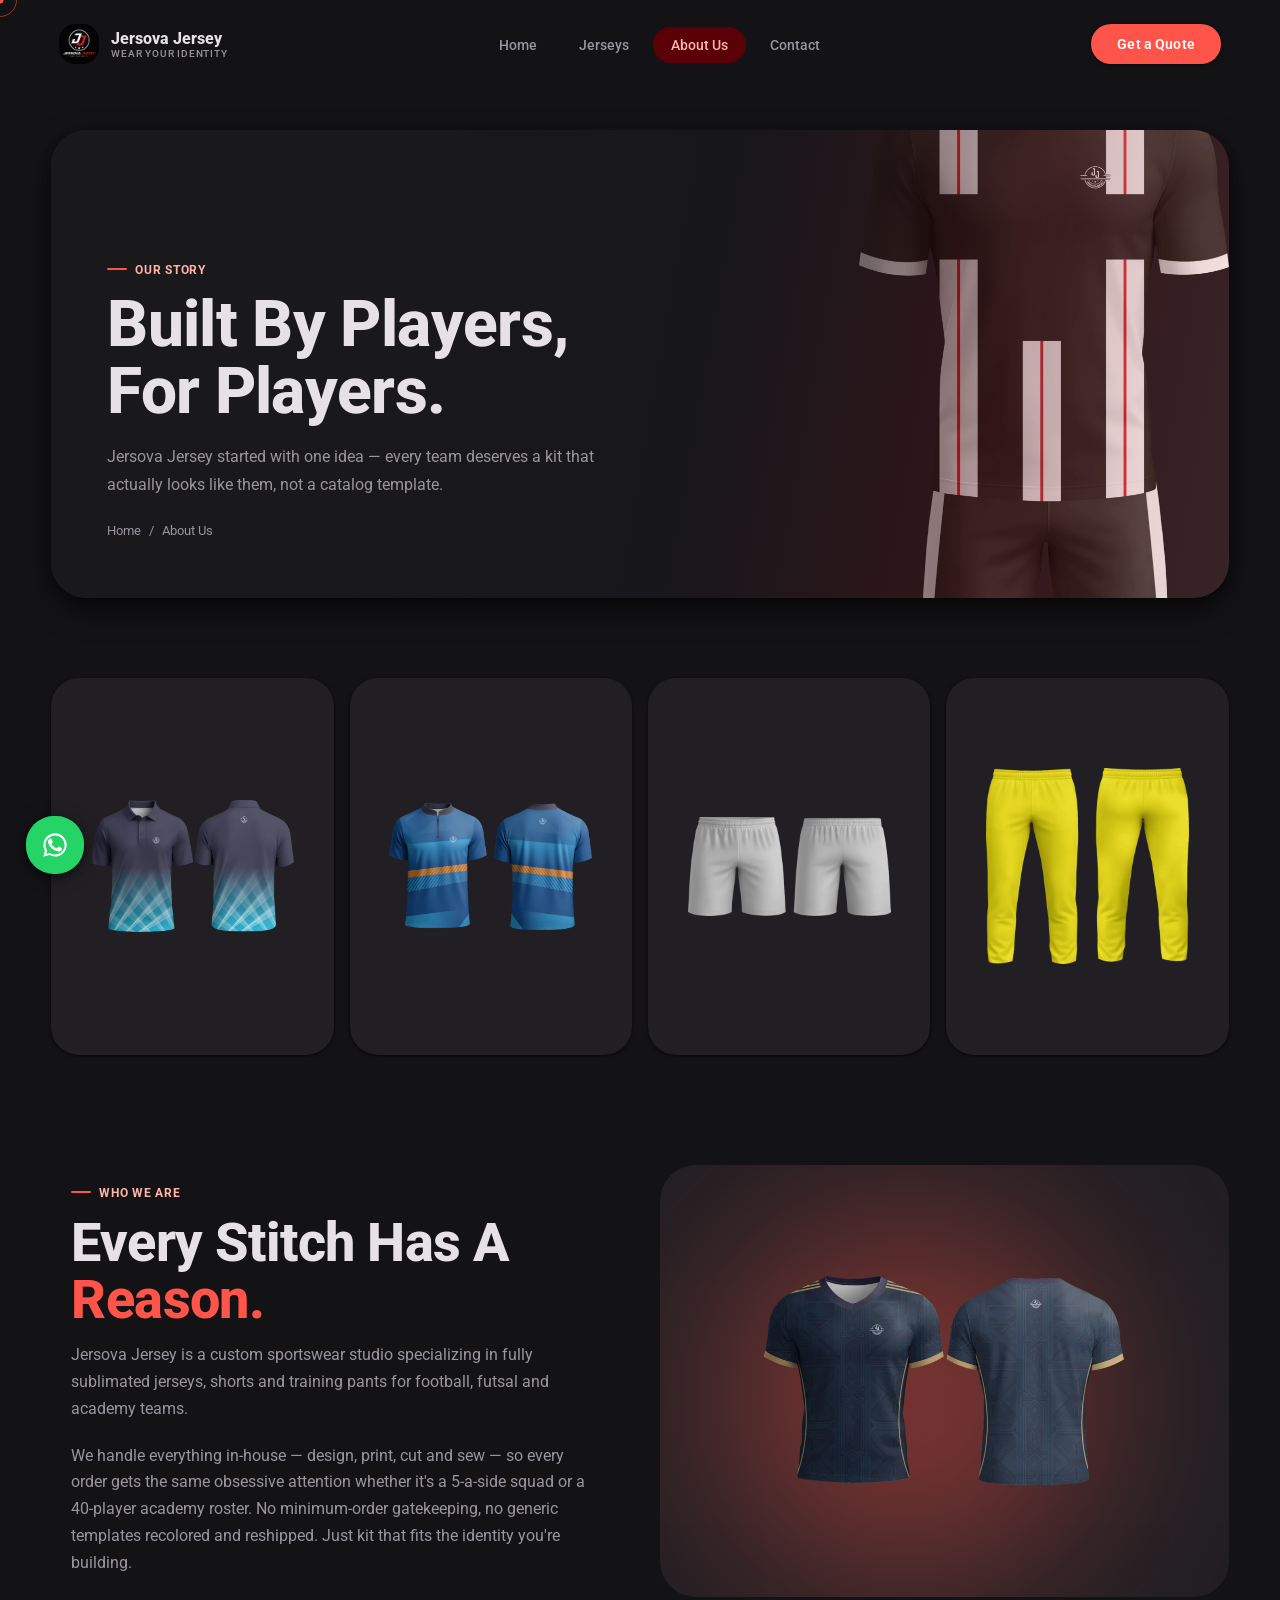
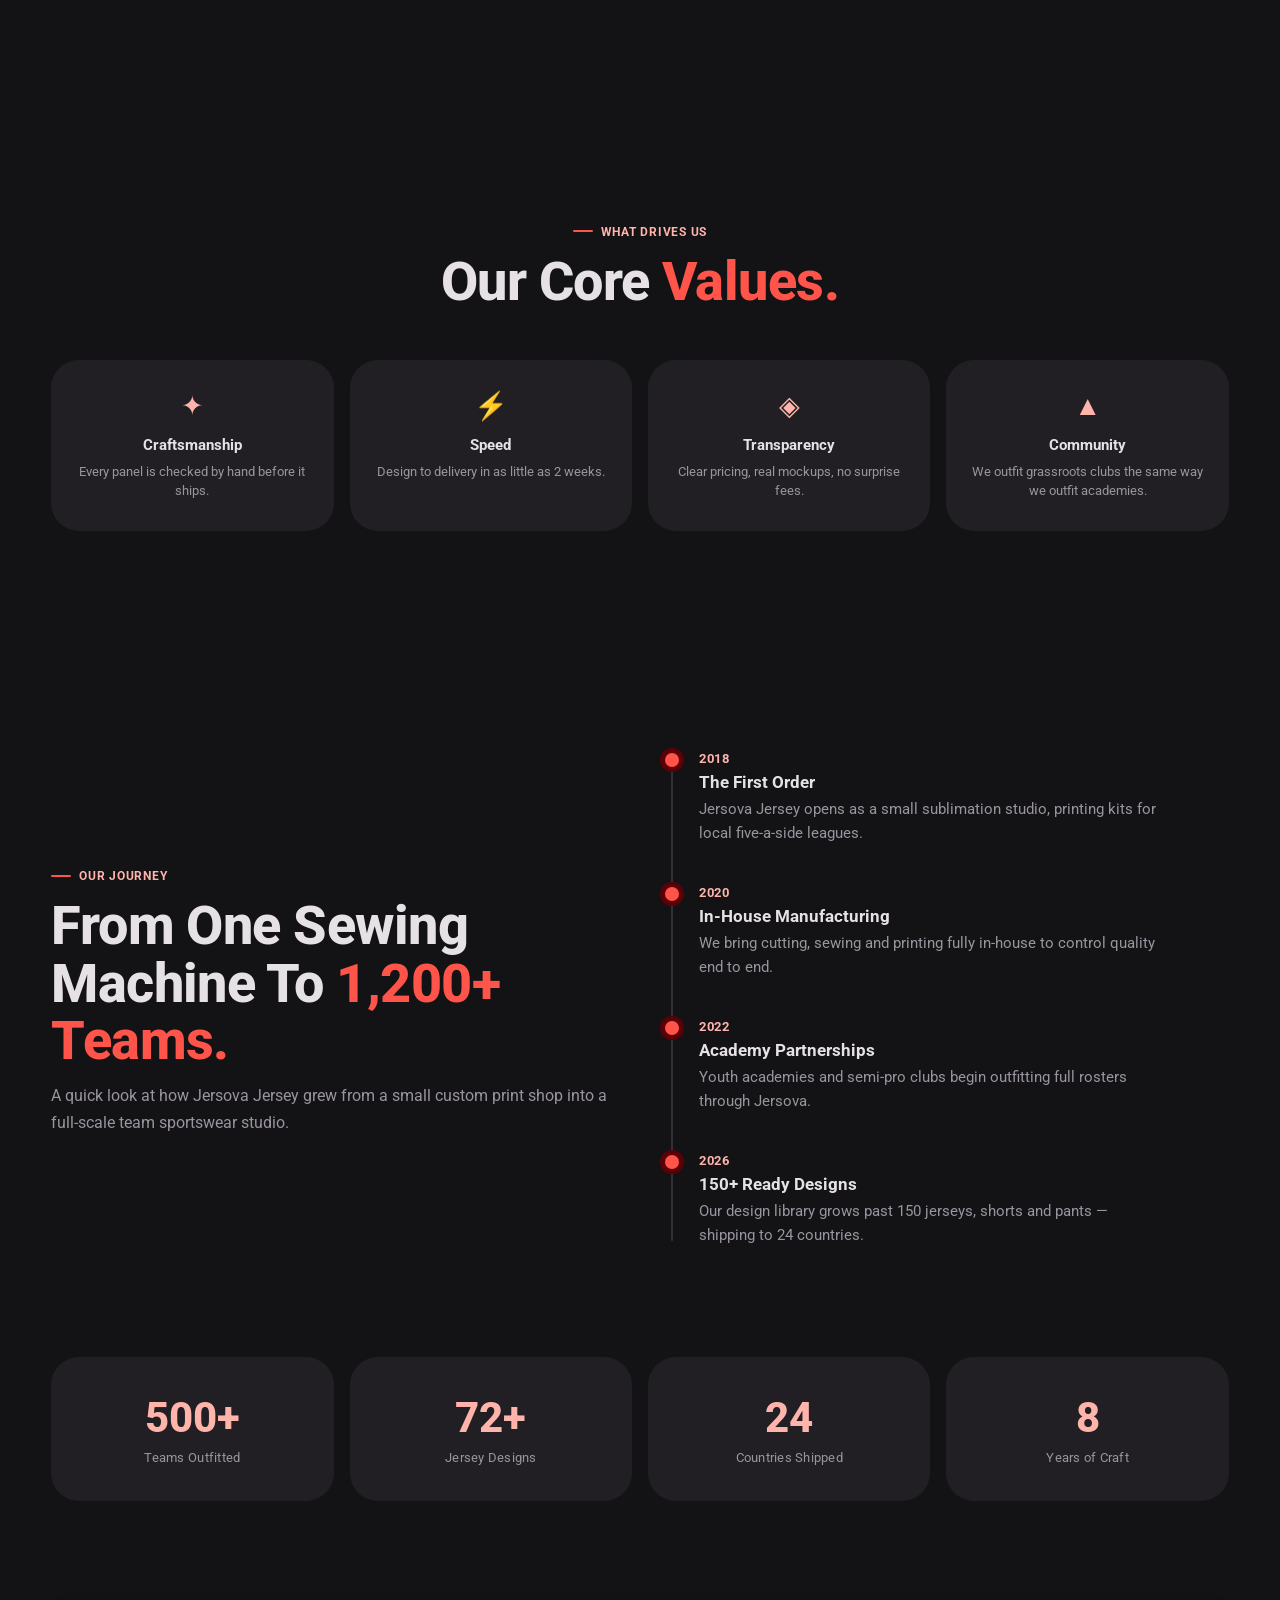
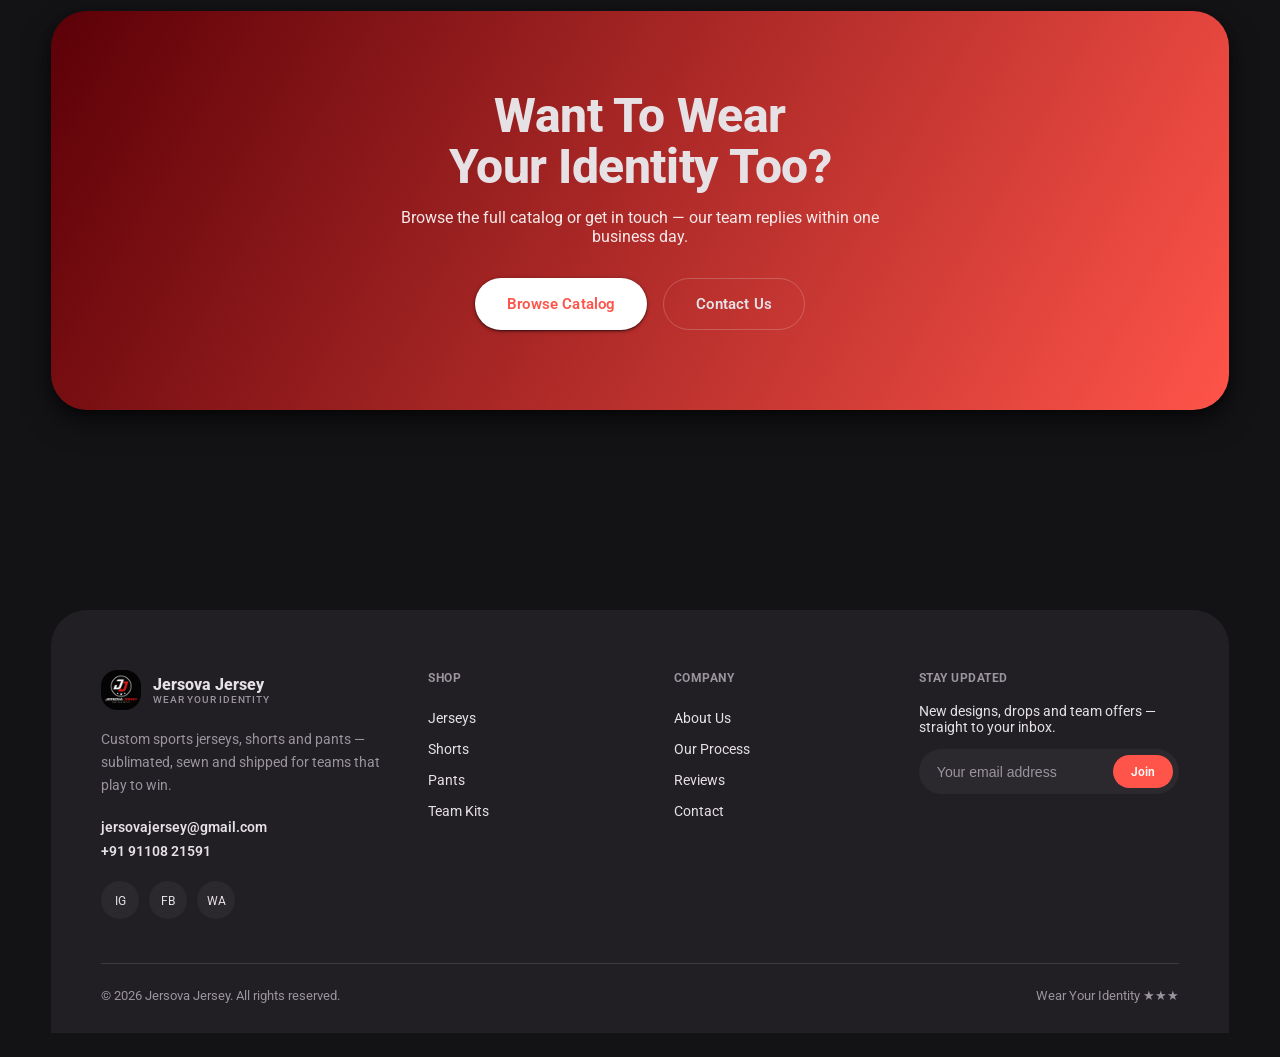
<file: about/index.html>
<!DOCTYPE html>
<html lang="en">
<head>
<meta charset="UTF-8">
<meta name="viewport" content="width=device-width, initial-scale=1.0">
<title>About Us — Custom Sportswear Studio | Jersova Jersey</title>
<meta name="description" content="The story behind Jersova Jersey — an in-house sublimation studio outfitting 1,200+ teams across 24 countries with custom kits since 2018.">
<link rel="canonical" href="https://jersovajersey.in/about/">
<meta name="theme-color" content="#040404">
<meta property="og:type" content="website">
<meta property="og:site_name" content="Jersova Jersey">
<meta property="og:title" content="About Us — Custom Sportswear Studio | Jersova Jersey">
<meta property="og:description" content="The story behind Jersova Jersey — an in-house sublimation studio outfitting 1,200+ teams across 24 countries with custom kits since 2018.">
<meta property="og:url" content="https://jersovajersey.in/about/">
<meta property="og:image" content="https://jersovajersey.in/images/logo.png">
<meta name="twitter:card" content="summary_large_image">
<meta name="twitter:title" content="About Us — Custom Sportswear Studio | Jersova Jersey">
<meta name="twitter:description" content="The story behind Jersova Jersey — an in-house sublimation studio outfitting 1,200+ teams across 24 countries with custom kits since 2018.">
<meta name="twitter:image" content="https://jersovajersey.in/images/logo.png">
<link rel="icon" href="/images/logo.png">
<link rel="preconnect" href="https://fonts.googleapis.com">
<link rel="preconnect" href="https://fonts.gstatic.com" crossorigin>
<link href="https://fonts.googleapis.com/css2?family=Roboto:wght@400;500;700;900&display=swap" rel="stylesheet">
<link rel="stylesheet" href="/css/style.css">
<script type="application/ld+json">
{
  "@context": "https://schema.org",
  "@type": "BreadcrumbList",
  "itemListElement": [
    {"@type": "ListItem", "position": 1, "name": "Home", "item": "https://jersovajersey.in/"},
    {"@type": "ListItem", "position": 2, "name": "About Us", "item": "https://jersovajersey.in/about/"}
  ]
}
</script>
</head>
<body>

<div class="noise-layer"></div>
<div class="cursor-dot"></div>
<div class="cursor-ring"></div>

<div id="loader">
  <div class="loader-logo">JJ</div>
  <div class="loader-bar"></div>
</div>

<!-- ============ NAV ============ -->
<header id="siteHeader">
  <div class="container">
    <nav>
      <a href="/" class="brand">
        <img src="/images/logo.png" alt="Jersova Jersey logo">
        <span>Jersova Jersey<small>Wear Your Identity</small></span>
      </a>
      <ul class="nav-links">
        <li><a href="/">Home</a></li>
        <li><a href="/jerseys/">Jerseys</a></li>
        <li><a href="/about/" class="active">About Us</a></li>
        <li><a href="/contact/">Contact</a></li>
      </ul>
      <div class="nav-cta">
        <a href="/contact/" class="btn btn-primary"><span class="shine"></span>Get a Quote</a>
        <button class="burger" id="burger" aria-label="Menu"><span></span><span></span><span></span></button>
      </div>
    </nav>
  </div>
</header>

<div class="mobile-menu" id="mobileMenu">
  <a href="/">Home</a>
  <a href="/jerseys/">Jerseys</a>
  <a href="/about/">About Us</a>
  <a href="/contact/">Contact</a>
</div>

<!-- ============ PAGE HERO ============ -->
<section class="page-hero">
  <div class="container">
    <div class="page-hero-card">
      <div class="hero-bg" style="background-image:url('/images/hero-alt.webp');"></div>
      <div class="hero-scrim"></div>
      <div class="page-hero-inner" data-reveal>
        <div class="eyebrow">Our Story</div>
        <h1>Built By Players,<br>For Players.</h1>
        <p>Jersova Jersey started with one idea — every team deserves a kit that actually looks like them, not a catalog template.</p>
        <div class="breadcrumb"><a href="/">Home</a><span>/</span><span>About Us</span></div>
      </div>
    </div>
  </div>
</section>

<!-- ============ IMAGE GALLERY STRIP ============ -->
<div class="container" style="margin-top:80px;">
  <div class="bleed-strip">
    <div class="bleed-tile"><img src="/images/catalog/jerseys/15.webp" alt="Tidal Fade jersey" loading="lazy"><div class="bleed-cap">Tidal Fade</div></div>
    <div class="bleed-tile"><img src="/images/catalog/jerseys/35.webp" alt="Blue Volt jersey" loading="lazy"><div class="bleed-cap">Blue Volt</div></div>
    <div class="bleed-tile"><img src="/images/catalog/shorts/5.webp" alt="Match Day shorts" loading="lazy"><div class="bleed-cap">Match Day</div></div>
    <div class="bleed-tile"><img src="/images/catalog/pants/5.webp" alt="Warm-Up Pro pants" loading="lazy"><div class="bleed-cap">Warm-Up Pro</div></div>
  </div>
</div>

<!-- ============ STORY SPLIT ============ -->
<section class="section-pad">
  <div class="container split">
    <div class="split-text" data-reveal="left">
      <div class="eyebrow">Who We Are</div>
      <h2 class="section-title">Every Stitch Has A <em>Reason.</em></h2>
      <p class="section-sub" style="margin-bottom:20px;">Jersova Jersey is a custom sportswear studio specializing in fully sublimated jerseys, shorts and training pants for football, futsal and academy teams.</p>
      <p class="section-sub">We handle everything in-house — design, print, cut and sew — so every order gets the same obsessive attention whether it's a 5-a-side squad or a 40-player academy roster. No minimum-order gatekeeping, no generic templates recolored and reshipped. Just kit that fits the identity you're building.</p>
    </div>
    <div class="split-visual" data-reveal="right">
      <div class="glow-orb" style="width:380px;height:380px;background:var(--primary-strong);top:10%;left:10%;"></div>
      <img src="/images/catalog/jerseys/45.webp" alt="Jersova Jersey custom kit">
    </div>
  </div>
</section>

<!-- ============ VALUES ============ -->
<section class="section-pad">
  <div class="container">
    <div data-reveal style="text-align:center;margin:0 auto 50px;">
      <div class="eyebrow" style="justify-content:center;">What Drives Us</div>
      <h2 class="section-title">Our Core <em>Values.</em></h2>
    </div>
    <div class="values-grid">
      <div class="value-card" data-reveal="scale"><div class="icon">✦</div><h4>Craftsmanship</h4><p>Every panel is checked by hand before it ships.</p></div>
      <div class="value-card" data-reveal="scale" style="transition-delay:.1s"><div class="icon">⚡</div><h4>Speed</h4><p>Design to delivery in as little as 2 weeks.</p></div>
      <div class="value-card" data-reveal="scale" style="transition-delay:.2s"><div class="icon">◈</div><h4>Transparency</h4><p>Clear pricing, real mockups, no surprise fees.</p></div>
      <div class="value-card" data-reveal="scale" style="transition-delay:.3s"><div class="icon">▲</div><h4>Community</h4><p>We outfit grassroots clubs the same way we outfit academies.</p></div>
    </div>
  </div>
</section>

<!-- ============ TIMELINE ============ -->
<section class="section-pad">
  <div class="container split-plain">
    <div data-reveal="left">
      <div class="eyebrow">Our Journey</div>
      <h2 class="section-title">From One Sewing<br>Machine To <em>1,200+ Teams.</em></h2>
      <p class="section-sub">A quick look at how Jersova Jersey grew from a small custom print shop into a full-scale team sportswear studio.</p>
    </div>
    <div class="timeline" data-reveal="right">
      <div class="tl-item">
        <div class="yr">2018</div>
        <h4>The First Order</h4>
        <p>Jersova Jersey opens as a small sublimation studio, printing kits for local five-a-side leagues.</p>
      </div>
      <div class="tl-item">
        <div class="yr">2020</div>
        <h4>In-House Manufacturing</h4>
        <p>We bring cutting, sewing and printing fully in-house to control quality end to end.</p>
      </div>
      <div class="tl-item">
        <div class="yr">2022</div>
        <h4>Academy Partnerships</h4>
        <p>Youth academies and semi-pro clubs begin outfitting full rosters through Jersova.</p>
      </div>
      <div class="tl-item">
        <div class="yr">2026</div>
        <h4>150+ Ready Designs</h4>
        <p>Our design library grows past 150 jerseys, shorts and pants — shipping to 24 countries.</p>
      </div>
    </div>
  </div>
</section>

<!-- ============ STATS ============ -->
<section class="section-pad" style="padding-top:0;">
  <div class="container">
    <div class="stats" data-reveal="scale">
      <div class="stat"><div class="num" data-count="1200">0</div><div class="lbl">Teams Outfitted</div></div>
      <div class="stat"><div class="num" data-count="157">0</div><div class="lbl">Jersey Designs</div></div>
      <div class="stat"><div class="num" data-count="24">0</div><div class="lbl">Countries Shipped</div></div>
      <div class="stat"><div class="num" data-count="8">0</div><div class="lbl">Years of Craft</div></div>
    </div>
  </div>
</section>

<!-- ============ CTA ============ -->
<section class="section-pad" style="padding-top:0;">
  <div class="container">
    <div class="cta-banner" data-reveal="scale">
      <h2>Want To Wear<br>Your Identity Too?</h2>
      <p>Browse the full catalog or get in touch — our team replies within one business day.</p>
      <div style="display:flex;gap:16px;justify-content:center;flex-wrap:wrap;">
        <a href="/jerseys/" class="btn btn-primary" style="background:#fff;color:var(--primary-strong);">Browse Catalog</a>
        <a href="/contact/" class="btn btn-ghost">Contact Us</a>
      </div>
    </div>
  </div>
</section>

<!-- ============ FOOTER ============ -->
<footer>
  <div class="container">
    <div class="footer-grid">
      <div class="footer-brand">
        <a href="/" class="brand"><img src="/images/logo.png" alt="logo"><span>Jersova Jersey<small>Wear Your Identity</small></span></a>
        <p>Custom sports jerseys, shorts and pants — sublimated, sewn and shipped for teams that play to win.</p>
        <div class="footer-contact">
          <a href="mailto:jersovajersey@gmail.com">jersovajersey@gmail.com</a>
          <a href="tel:+919110821591">+91 91108 21591</a>
        </div>
        <div class="social">
          <a href="#" aria-label="Instagram">IG</a>
          <a href="#" aria-label="Facebook">FB</a>
          <a href="https://wa.me/919110821591" target="_blank" rel="noopener" aria-label="WhatsApp">WA</a>
        </div>
      </div>
      <div class="fcol">
        <h5>Shop</h5>
        <a href="/jerseys/">Jerseys</a>
        <a href="/jerseys/">Shorts</a>
        <a href="/jerseys/">Pants</a>
        <a href="/jerseys/">Team Kits</a>
      </div>
      <div class="fcol">
        <h5>Company</h5>
        <a href="/about/">About Us</a>
        <a href="/about/">Our Process</a>
        <a href="/#testimonials">Reviews</a>
        <a href="/contact/">Contact</a>
      </div>
      <div class="fcol">
        <h5>Stay Updated</h5>
        <p style="color:var(--muted);font-size:.85rem;margin-bottom:14px;">New designs, drops and team offers — straight to your inbox.</p>
        <form class="newsletter" onsubmit="return false;">
          <input type="email" placeholder="Your email address" required>
          <button type="submit">Join</button>
        </form>
      </div>
    </div>
    <div class="footer-bottom">
      <span>© 2026 Jersova Jersey. All rights reserved.</span>
      <span>Wear Your Identity ★★★</span>
    </div>
  </div>
</footer>

<a class="whatsapp-fab" href="https://wa.me/919110821591?text=Hi%20Jersova%20Jersey%2C%20I%27d%20like%20to%20know%20more%20about%20custom%20kits." target="_blank" rel="noopener" aria-label="Chat on WhatsApp"><svg viewBox="0 0 24 24" fill="#fff"><path d="M17.472 14.382c-.297-.149-1.758-.867-2.03-.967-.273-.099-.471-.148-.67.15-.197.297-.767.966-.94 1.164-.173.199-.347.223-.644.075-.297-.15-1.255-.463-2.39-1.475-.883-.788-1.48-1.761-1.653-2.059-.173-.297-.018-.458.13-.606.134-.133.298-.347.446-.52.149-.174.198-.298.298-.497.099-.198.05-.371-.025-.52-.075-.149-.669-1.612-.916-2.207-.242-.579-.487-.5-.669-.51-.173-.008-.371-.01-.57-.01-.198 0-.52.074-.792.372-.272.297-1.04 1.016-1.04 2.479 0 1.462 1.065 2.875 1.213 3.074.149.198 2.096 3.2 5.077 4.487.709.306 1.262.489 1.694.625.712.227 1.36.195 1.871.118.571-.085 1.758-.719 2.006-1.413.248-.694.248-1.289.173-1.413-.074-.124-.272-.198-.57-.347z"/><path d="M12.004 2.003c-5.514 0-9.997 4.483-9.997 9.997 0 1.762.464 3.484 1.346 4.997L2 22l5.128-1.345a9.96 9.96 0 004.876 1.242h.004c5.514 0 9.997-4.483 9.997-9.997 0-2.67-1.04-5.182-2.929-7.07a9.935 9.935 0 00-7.072-2.928zm0 18.174h-.003a8.148 8.148 0 01-4.15-1.135l-.298-.177-3.048.8.813-2.97-.194-.306a8.15 8.15 0 01-1.252-4.386c0-4.508 3.67-8.176 8.185-8.176 2.185 0 4.24.85 5.786 2.397a8.13 8.13 0 012.396 5.79c-.002 4.508-3.67 8.163-8.235 8.163z"/></svg></a>
<button class="totop" id="totop" aria-label="Back to top">↑</button>

<script src="/js/common.js"></script>
</body>
</html>
</file>
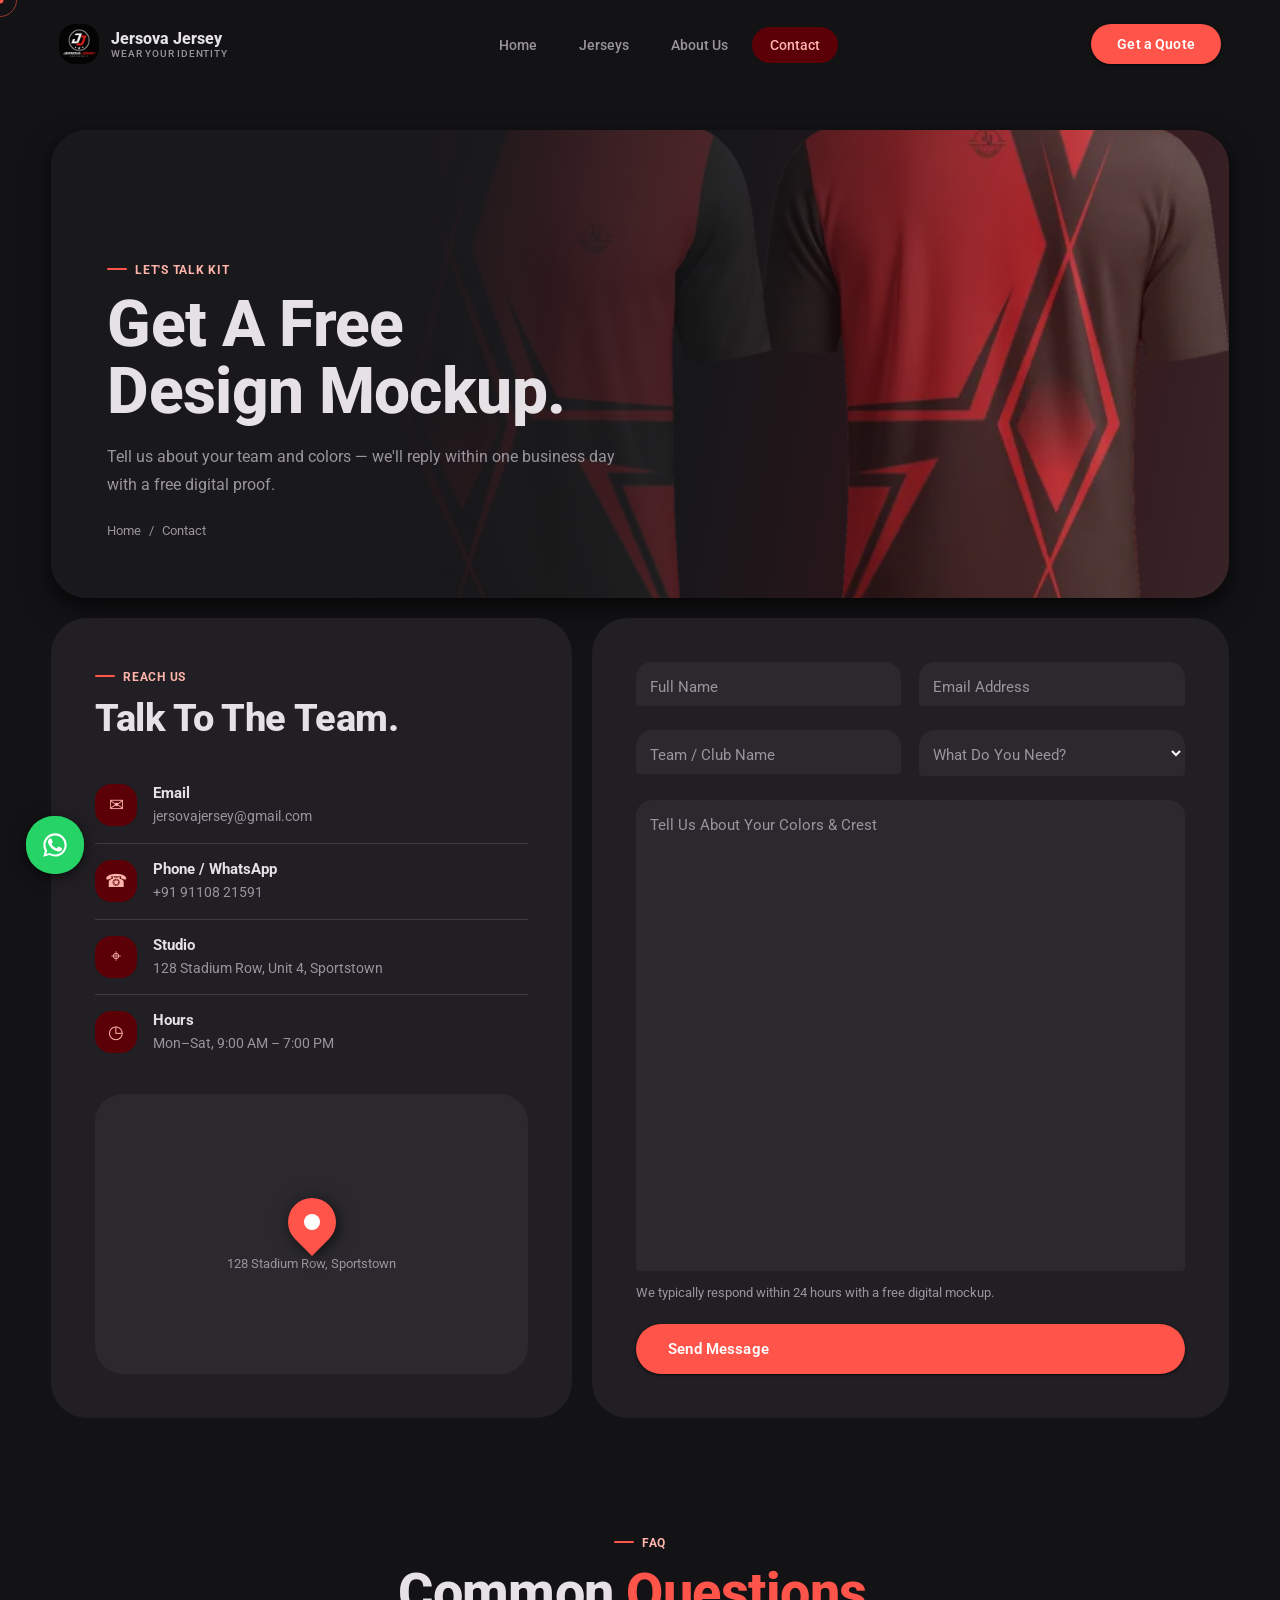
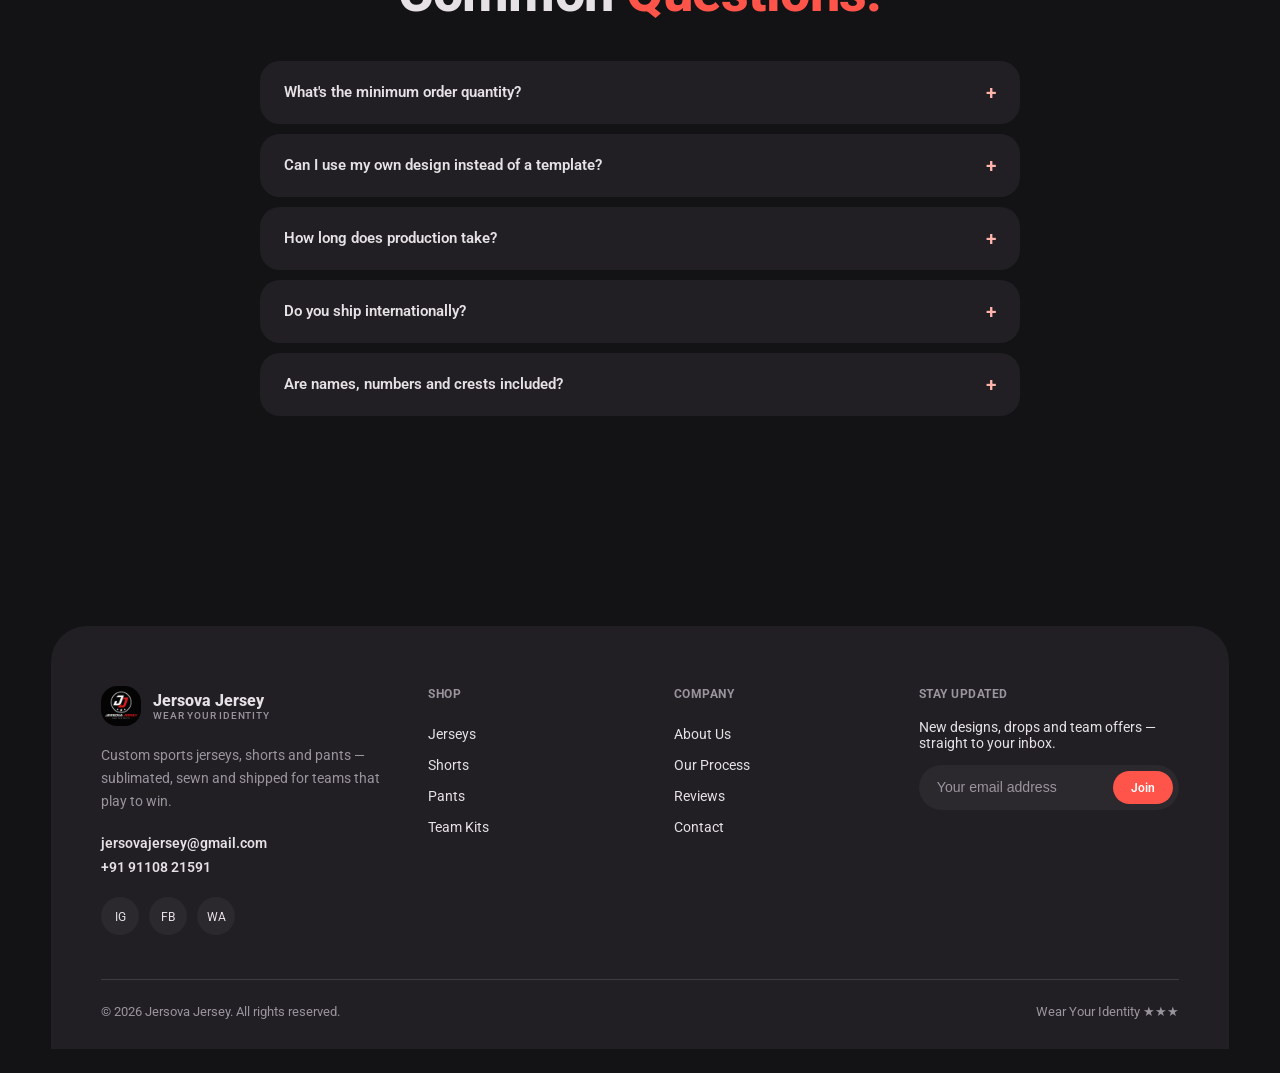
<file: contact/index.html>
<!DOCTYPE html>
<html lang="en">
<head>
<meta charset="UTF-8">
<meta name="viewport" content="width=device-width, initial-scale=1.0">
<title>Contact Us — Get A Free Kit Mockup | Jersova Jersey</title>
<meta name="description" content="Get a free custom jersey design mockup within 48 hours. Email, call or WhatsApp Jersova Jersey to start designing your team's kit today.">
<link rel="canonical" href="https://jersovajersey.in/contact/">
<meta name="theme-color" content="#040404">
<meta property="og:type" content="website">
<meta property="og:site_name" content="Jersova Jersey">
<meta property="og:title" content="Contact Us — Get A Free Kit Mockup | Jersova Jersey">
<meta property="og:description" content="Get a free custom jersey design mockup within 48 hours. Email, call or WhatsApp Jersova Jersey to start designing your team's kit today.">
<meta property="og:url" content="https://jersovajersey.in/contact/">
<meta property="og:image" content="https://jersovajersey.in/images/logo.png">
<meta name="twitter:card" content="summary_large_image">
<meta name="twitter:title" content="Contact Us — Get A Free Kit Mockup | Jersova Jersey">
<meta name="twitter:description" content="Get a free custom jersey design mockup within 48 hours. Email, call or WhatsApp Jersova Jersey to start designing your team's kit today.">
<meta name="twitter:image" content="https://jersovajersey.in/images/logo.png">
<link rel="icon" href="/images/logo.png">
<link rel="preconnect" href="https://fonts.googleapis.com">
<link rel="preconnect" href="https://fonts.gstatic.com" crossorigin>
<link href="https://fonts.googleapis.com/css2?family=Roboto:wght@400;500;700;900&display=swap" rel="stylesheet">
<link rel="stylesheet" href="/css/style.css">
<script type="application/ld+json">
{
  "@context": "https://schema.org",
  "@type": "BreadcrumbList",
  "itemListElement": [
    {"@type": "ListItem", "position": 1, "name": "Home", "item": "https://jersovajersey.in/"},
    {"@type": "ListItem", "position": 2, "name": "Contact", "item": "https://jersovajersey.in/contact/"}
  ]
}
</script>
<script type="application/ld+json">
{
  "@context": "https://schema.org",
  "@type": "FAQPage",
  "mainEntity": [
    {
      "@type": "Question",
      "name": "What's the minimum order quantity?",
      "acceptedAnswer": {"@type": "Answer", "text": "There's no strict minimum — we've produced single jerseys and full 40-player academy orders. Bulk pricing kicks in from 10+ units."}
    },
    {
      "@type": "Question",
      "name": "Can I use my own design instead of a template?",
      "acceptedAnswer": {"@type": "Answer", "text": "Absolutely. Send your artwork, colors or reference images and our designers will build a fully custom mockup around it."}
    },
    {
      "@type": "Question",
      "name": "How long does production take?",
      "acceptedAnswer": {"@type": "Answer", "text": "Most orders ship within 2–3 weeks of design approval, depending on order size and season demand."}
    },
    {
      "@type": "Question",
      "name": "Do you ship internationally?",
      "acceptedAnswer": {"@type": "Answer", "text": "Yes — we currently ship to 24 countries with tracked delivery included on every order."}
    },
    {
      "@type": "Question",
      "name": "Are names, numbers and crests included?",
      "acceptedAnswer": {"@type": "Answer", "text": "Yes, player names, squad numbers and club crests are included at no extra cost on every jersey."}
    }
  ]
}
</script>
</head>
<body>

<div class="noise-layer"></div>
<div class="cursor-dot"></div>
<div class="cursor-ring"></div>

<div id="loader">
  <div class="loader-logo">JJ</div>
  <div class="loader-bar"></div>
</div>

<!-- ============ NAV ============ -->
<header id="siteHeader">
  <div class="container">
    <nav>
      <a href="/" class="brand">
        <img src="/images/logo.png" alt="Jersova Jersey logo">
        <span>Jersova Jersey<small>Wear Your Identity</small></span>
      </a>
      <ul class="nav-links">
        <li><a href="/">Home</a></li>
        <li><a href="/jerseys/">Jerseys</a></li>
        <li><a href="/about/">About Us</a></li>
        <li><a href="/contact/" class="active">Contact</a></li>
      </ul>
      <div class="nav-cta">
        <a href="/contact/" class="btn btn-primary"><span class="shine"></span>Get a Quote</a>
        <button class="burger" id="burger" aria-label="Menu"><span></span><span></span><span></span></button>
      </div>
    </nav>
  </div>
</header>

<div class="mobile-menu" id="mobileMenu">
  <a href="/">Home</a>
  <a href="/jerseys/">Jerseys</a>
  <a href="/about/">About Us</a>
  <a href="/contact/">Contact</a>
</div>

<!-- ============ PAGE HERO ============ -->
<section class="page-hero">
  <div class="container">
    <div class="page-hero-card">
      <div class="hero-bg" style="background-image:url('/images/catalog/jerseys/25.webp');"></div>
      <div class="hero-scrim"></div>
      <div class="page-hero-inner" data-reveal>
        <div class="eyebrow">Let's Talk Kit</div>
        <h1>Get A Free<br>Design Mockup.</h1>
        <p>Tell us about your team and colors — we'll reply within one business day with a free digital proof.</p>
        <div class="breadcrumb"><a href="/">Home</a><span>/</span><span>Contact</span></div>
      </div>
    </div>
  </div>
</section>

<!-- ============ CONTACT GRID ============ -->
<section class="section-pad" style="padding-top:20px;">
  <div class="container contact-grid">

    <div class="contact-info-col" data-reveal="left">
      <div class="eyebrow">Reach Us</div>
      <h2 class="section-title" style="font-size:clamp(1.8rem,3vw,2.4rem);">Talk To The Team.</h2>
      <div style="margin-top:30px;">
        <div class="info-card">
          <div class="ic">✉</div>
          <div><h4>Email</h4><p><a href="mailto:jersovajersey@gmail.com">jersovajersey@gmail.com</a></p></div>
        </div>
        <div class="info-card">
          <div class="ic">☎</div>
          <div><h4>Phone / WhatsApp</h4><p><a href="tel:+919110821591">+91 91108 21591</a></p></div>
        </div>
        <div class="info-card">
          <div class="ic">⌖</div>
          <div><h4>Studio</h4><p>128 Stadium Row, Unit 4, Sportstown</p></div>
        </div>
        <div class="info-card">
          <div class="ic">◷</div>
          <div><h4>Hours</h4><p>Mon–Sat, 9:00 AM – 7:00 PM</p></div>
        </div>
      </div>
      <div class="map-box">
        <div class="pin"></div>
        <span>128 Stadium Row, Sportstown</span>
      </div>
    </div>

    <div data-reveal="right">
      <form class="contact-form" id="contactForm">
        <div class="form-row">
          <div class="field">
            <input type="text" name="name" required>
            <label>Full Name</label>
          </div>
          <div class="field">
            <input type="email" name="email" required>
            <label>Email Address</label>
          </div>
        </div>
        <div class="form-row">
          <div class="field">
            <input type="text" name="team" required>
            <label>Team / Club Name</label>
          </div>
          <div class="field">
            <select name="product" required>
              <option value="" disabled selected hidden></option>
              <option>Jerseys</option>
              <option>Shorts</option>
              <option>Pants</option>
              <option>Full Kit</option>
            </select>
            <label>What Do You Need?</label>
          </div>
        </div>
        <div class="field field-message">
          <textarea name="message" required></textarea>
          <label>Tell Us About Your Colors &amp; Crest</label>
        </div>
        <p class="form-note">We typically respond within 24 hours with a free digital mockup.</p>
        <button type="submit" class="btn btn-primary"><span class="shine"></span>Send Message</button>
        <div class="form-success" id="formSuccess">✓ Thanks! Your message has been received — we'll be in touch shortly.</div>
      </form>
    </div>

  </div>
</section>

<!-- ============ FAQ ============ -->
<section class="section-pad" style="padding-top:0;">
  <div class="container" style="max-width:760px;">
    <div data-reveal style="text-align:center;margin-bottom:40px;">
      <div class="eyebrow" style="justify-content:center;">FAQ</div>
      <h2 class="section-title">Common <em>Questions.</em></h2>
    </div>
    <div id="faqList">
      <div class="faq">
        <div class="faq-q"><span>What's the minimum order quantity?</span><span class="plus">+</span></div>
        <div class="faq-a"><p>There's no strict minimum — we've produced single jerseys and full 40-player academy orders. Bulk pricing kicks in from 10+ units.</p></div>
      </div>
      <div class="faq">
        <div class="faq-q"><span>Can I use my own design instead of a template?</span><span class="plus">+</span></div>
        <div class="faq-a"><p>Absolutely. Send your artwork, colors or reference images and our designers will build a fully custom mockup around it.</p></div>
      </div>
      <div class="faq">
        <div class="faq-q"><span>How long does production take?</span><span class="plus">+</span></div>
        <div class="faq-a"><p>Most orders ship within 2–3 weeks of design approval, depending on order size and season demand.</p></div>
      </div>
      <div class="faq">
        <div class="faq-q"><span>Do you ship internationally?</span><span class="plus">+</span></div>
        <div class="faq-a"><p>Yes — we currently ship to 24 countries with tracked delivery included on every order.</p></div>
      </div>
      <div class="faq">
        <div class="faq-q"><span>Are names, numbers and crests included?</span><span class="plus">+</span></div>
        <div class="faq-a"><p>Yes, player names, squad numbers and club crests are included at no extra cost on every jersey.</p></div>
      </div>
    </div>
  </div>
</section>

<!-- ============ FOOTER ============ -->
<footer>
  <div class="container">
    <div class="footer-grid">
      <div class="footer-brand">
        <a href="/" class="brand"><img src="/images/logo.png" alt="logo"><span>Jersova Jersey<small>Wear Your Identity</small></span></a>
        <p>Custom sports jerseys, shorts and pants — sublimated, sewn and shipped for teams that play to win.</p>
        <div class="footer-contact">
          <a href="mailto:jersovajersey@gmail.com">jersovajersey@gmail.com</a>
          <a href="tel:+919110821591">+91 91108 21591</a>
        </div>
        <div class="social">
          <a href="#" aria-label="Instagram">IG</a>
          <a href="#" aria-label="Facebook">FB</a>
          <a href="https://wa.me/919110821591" target="_blank" rel="noopener" aria-label="WhatsApp">WA</a>
        </div>
      </div>
      <div class="fcol">
        <h5>Shop</h5>
        <a href="/jerseys/">Jerseys</a>
        <a href="/jerseys/">Shorts</a>
        <a href="/jerseys/">Pants</a>
        <a href="/jerseys/">Team Kits</a>
      </div>
      <div class="fcol">
        <h5>Company</h5>
        <a href="/about/">About Us</a>
        <a href="/about/">Our Process</a>
        <a href="/#testimonials">Reviews</a>
        <a href="/contact/">Contact</a>
      </div>
      <div class="fcol">
        <h5>Stay Updated</h5>
        <p style="color:var(--muted);font-size:.85rem;margin-bottom:14px;">New designs, drops and team offers — straight to your inbox.</p>
        <form class="newsletter" onsubmit="return false;">
          <input type="email" placeholder="Your email address" required>
          <button type="submit">Join</button>
        </form>
      </div>
    </div>
    <div class="footer-bottom">
      <span>© 2026 Jersova Jersey. All rights reserved.</span>
      <span>Wear Your Identity ★★★</span>
    </div>
  </div>
</footer>

<a class="whatsapp-fab" href="https://wa.me/919110821591?text=Hi%20Jersova%20Jersey%2C%20I%27d%20like%20to%20know%20more%20about%20custom%20kits." target="_blank" rel="noopener" aria-label="Chat on WhatsApp"><svg viewBox="0 0 24 24" fill="#fff"><path d="M17.472 14.382c-.297-.149-1.758-.867-2.03-.967-.273-.099-.471-.148-.67.15-.197.297-.767.966-.94 1.164-.173.199-.347.223-.644.075-.297-.15-1.255-.463-2.39-1.475-.883-.788-1.48-1.761-1.653-2.059-.173-.297-.018-.458.13-.606.134-.133.298-.347.446-.52.149-.174.198-.298.298-.497.099-.198.05-.371-.025-.52-.075-.149-.669-1.612-.916-2.207-.242-.579-.487-.5-.669-.51-.173-.008-.371-.01-.57-.01-.198 0-.52.074-.792.372-.272.297-1.04 1.016-1.04 2.479 0 1.462 1.065 2.875 1.213 3.074.149.198 2.096 3.2 5.077 4.487.709.306 1.262.489 1.694.625.712.227 1.36.195 1.871.118.571-.085 1.758-.719 2.006-1.413.248-.694.248-1.289.173-1.413-.074-.124-.272-.198-.57-.347z"/><path d="M12.004 2.003c-5.514 0-9.997 4.483-9.997 9.997 0 1.762.464 3.484 1.346 4.997L2 22l5.128-1.345a9.96 9.96 0 004.876 1.242h.004c5.514 0 9.997-4.483 9.997-9.997 0-2.67-1.04-5.182-2.929-7.07a9.935 9.935 0 00-7.072-2.928zm0 18.174h-.003a8.148 8.148 0 01-4.15-1.135l-.298-.177-3.048.8.813-2.97-.194-.306a8.15 8.15 0 01-1.252-4.386c0-4.508 3.67-8.176 8.185-8.176 2.185 0 4.24.85 5.786 2.397a8.13 8.13 0 012.396 5.79c-.002 4.508-3.67 8.163-8.235 8.163z"/></svg></a>
<button class="totop" id="totop" aria-label="Back to top">↑</button>

<script src="/js/common.js"></script>
<script>
/* ============ PREFILL FROM PRODUCT PREVIEW ============ */
const designParam=new URLSearchParams(window.location.search).get('design');
if(designParam){
  const msgField=document.querySelector('textarea[name="message"]');
  msgField.value=`Hi, I'm interested in the "${designParam}" design. Please share pricing and customization options.`;
  msgField.closest('.field').classList.add('filled');
}

/* ============ CONTACT FORM ============ */
const contactForm=document.getElementById('contactForm');
const formSuccess=document.getElementById('formSuccess');
const WHATSAPP_NUMBER='919110821591';
contactForm.addEventListener('submit',e=>{
  e.preventDefault();
  const data=new FormData(contactForm);
  const name=data.get('name'), email=data.get('email'), team=data.get('team'), product=data.get('product'), message=data.get('message');
  const waText=`Hi Jersova Jersey, I'd like a quote.\n\n*Name:* ${name}\n*Email:* ${email}\n*Team/Club:* ${team}\n*Looking for:* ${product}\n*Details:* ${message}`;
  window.open(`https://wa.me/${WHATSAPP_NUMBER}?text=${encodeURIComponent(waText)}`,'_blank');
  formSuccess.classList.add('show');
  contactForm.querySelectorAll('input,textarea,select').forEach(el=>el.blur());
  setTimeout(()=>{ contactForm.reset(); },50);
});

/* ============ FAQ ACCORDION ============ */
document.querySelectorAll('.faq').forEach(item=>{
  const q=item.querySelector('.faq-q'), a=item.querySelector('.faq-a');
  q.addEventListener('click',()=>{
    const isOpen=item.classList.contains('open');
    document.querySelectorAll('.faq').forEach(f=>{f.classList.remove('open');f.querySelector('.faq-a').style.maxHeight=null;});
    if(!isOpen){ item.classList.add('open'); a.style.maxHeight=a.scrollHeight+'px'; }
  });
});
</script>
</body>
</html>
</file>
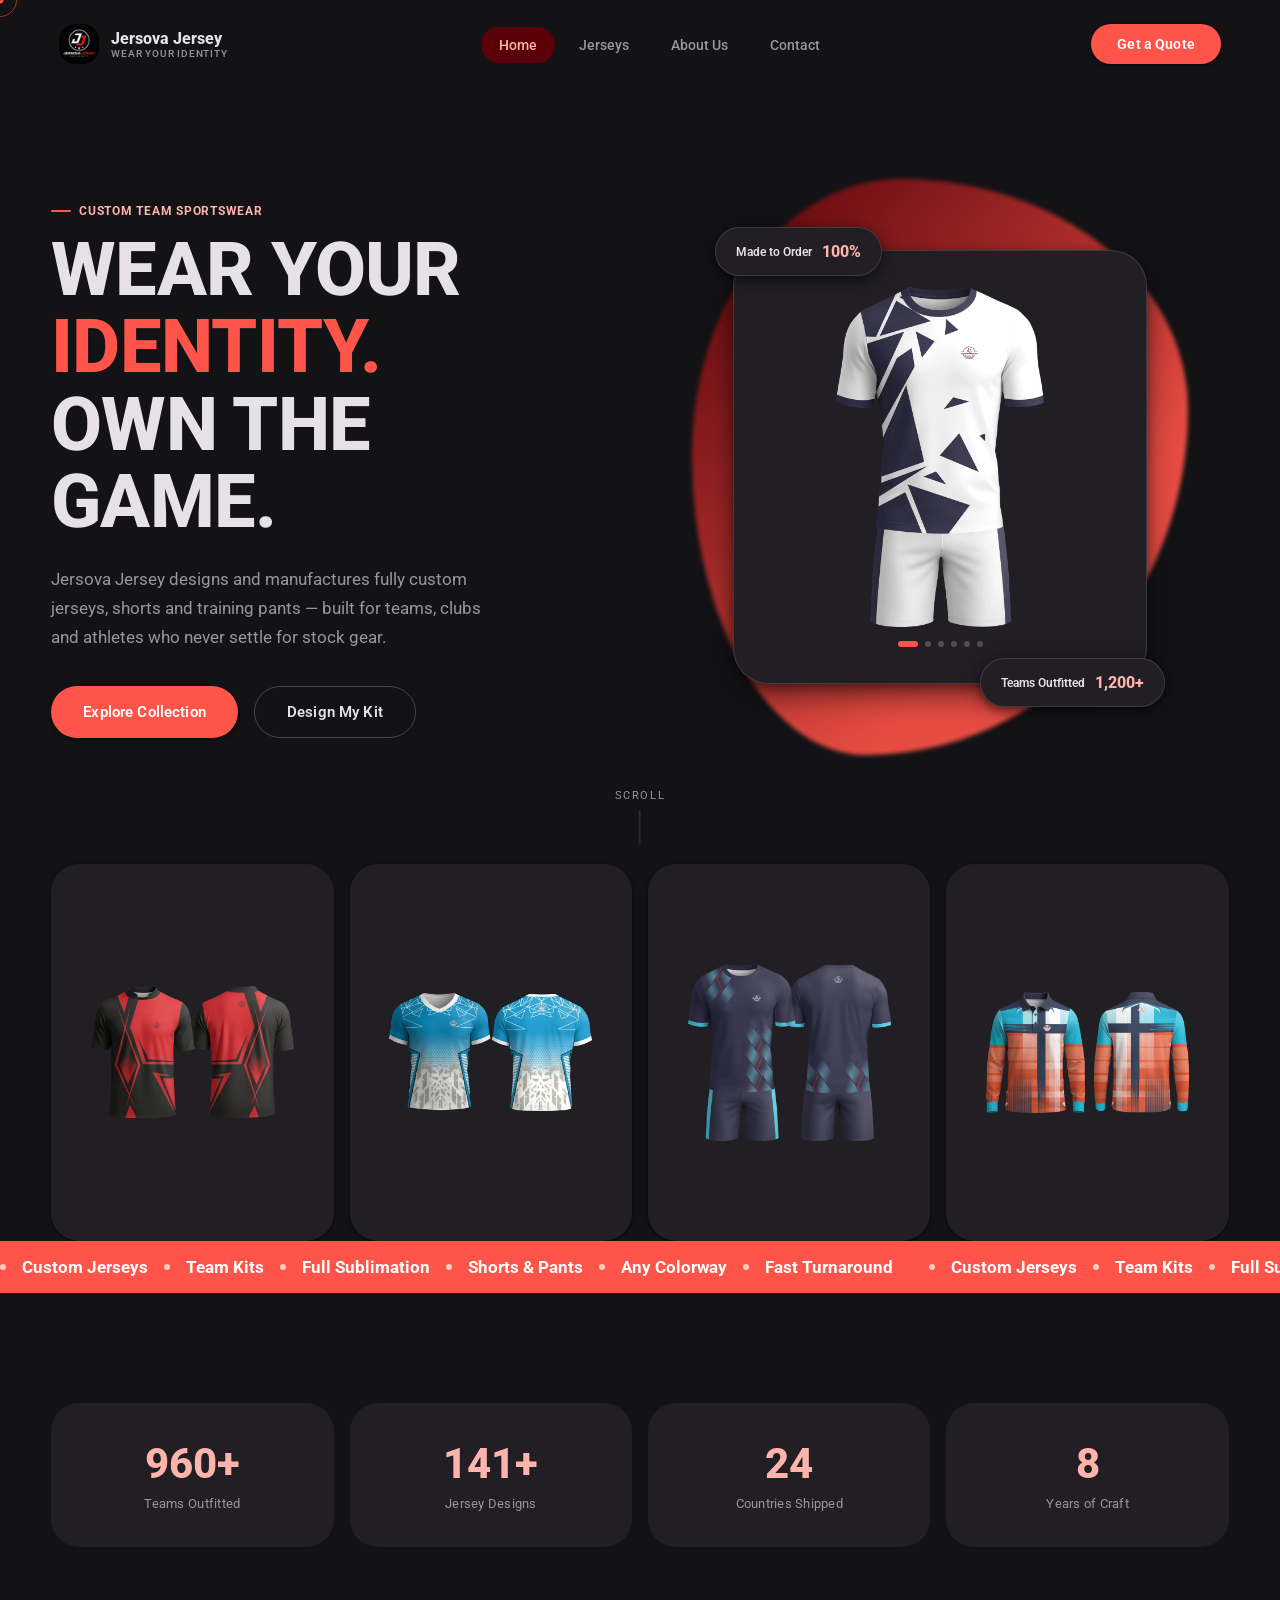
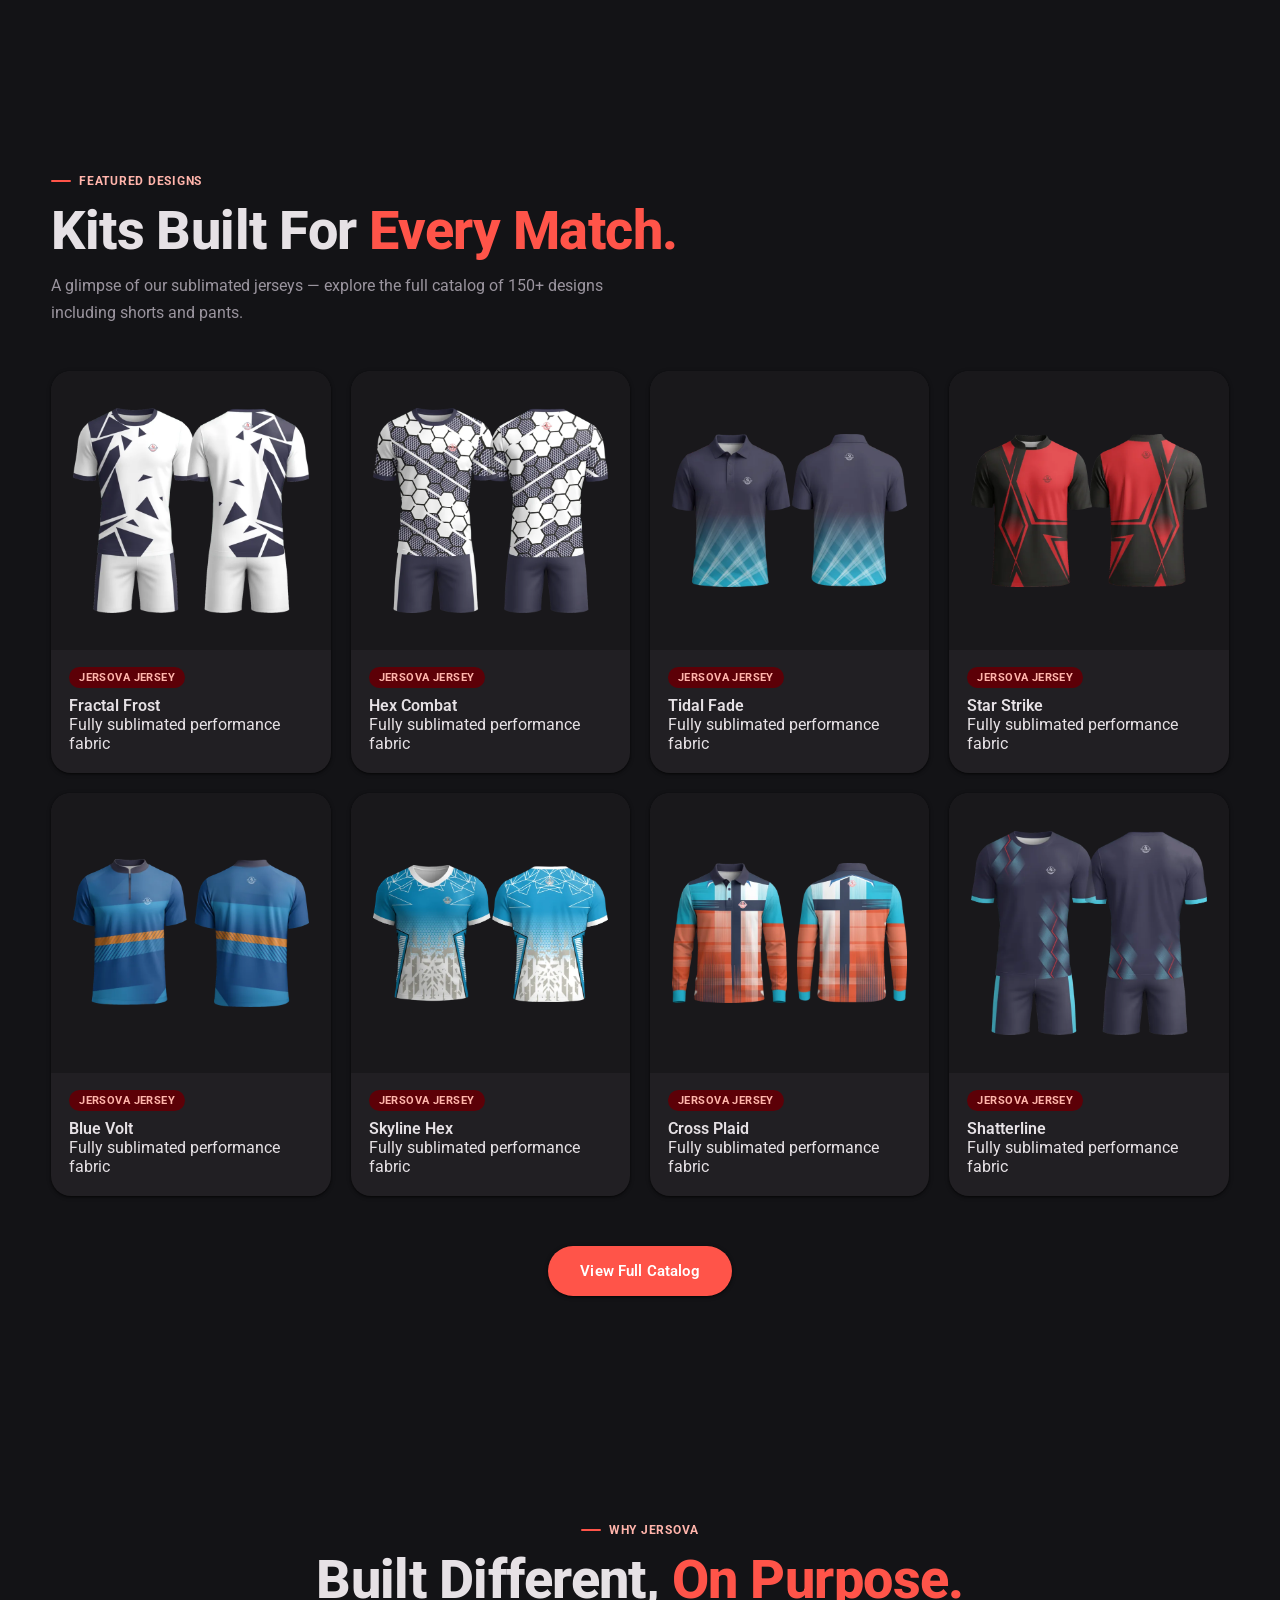
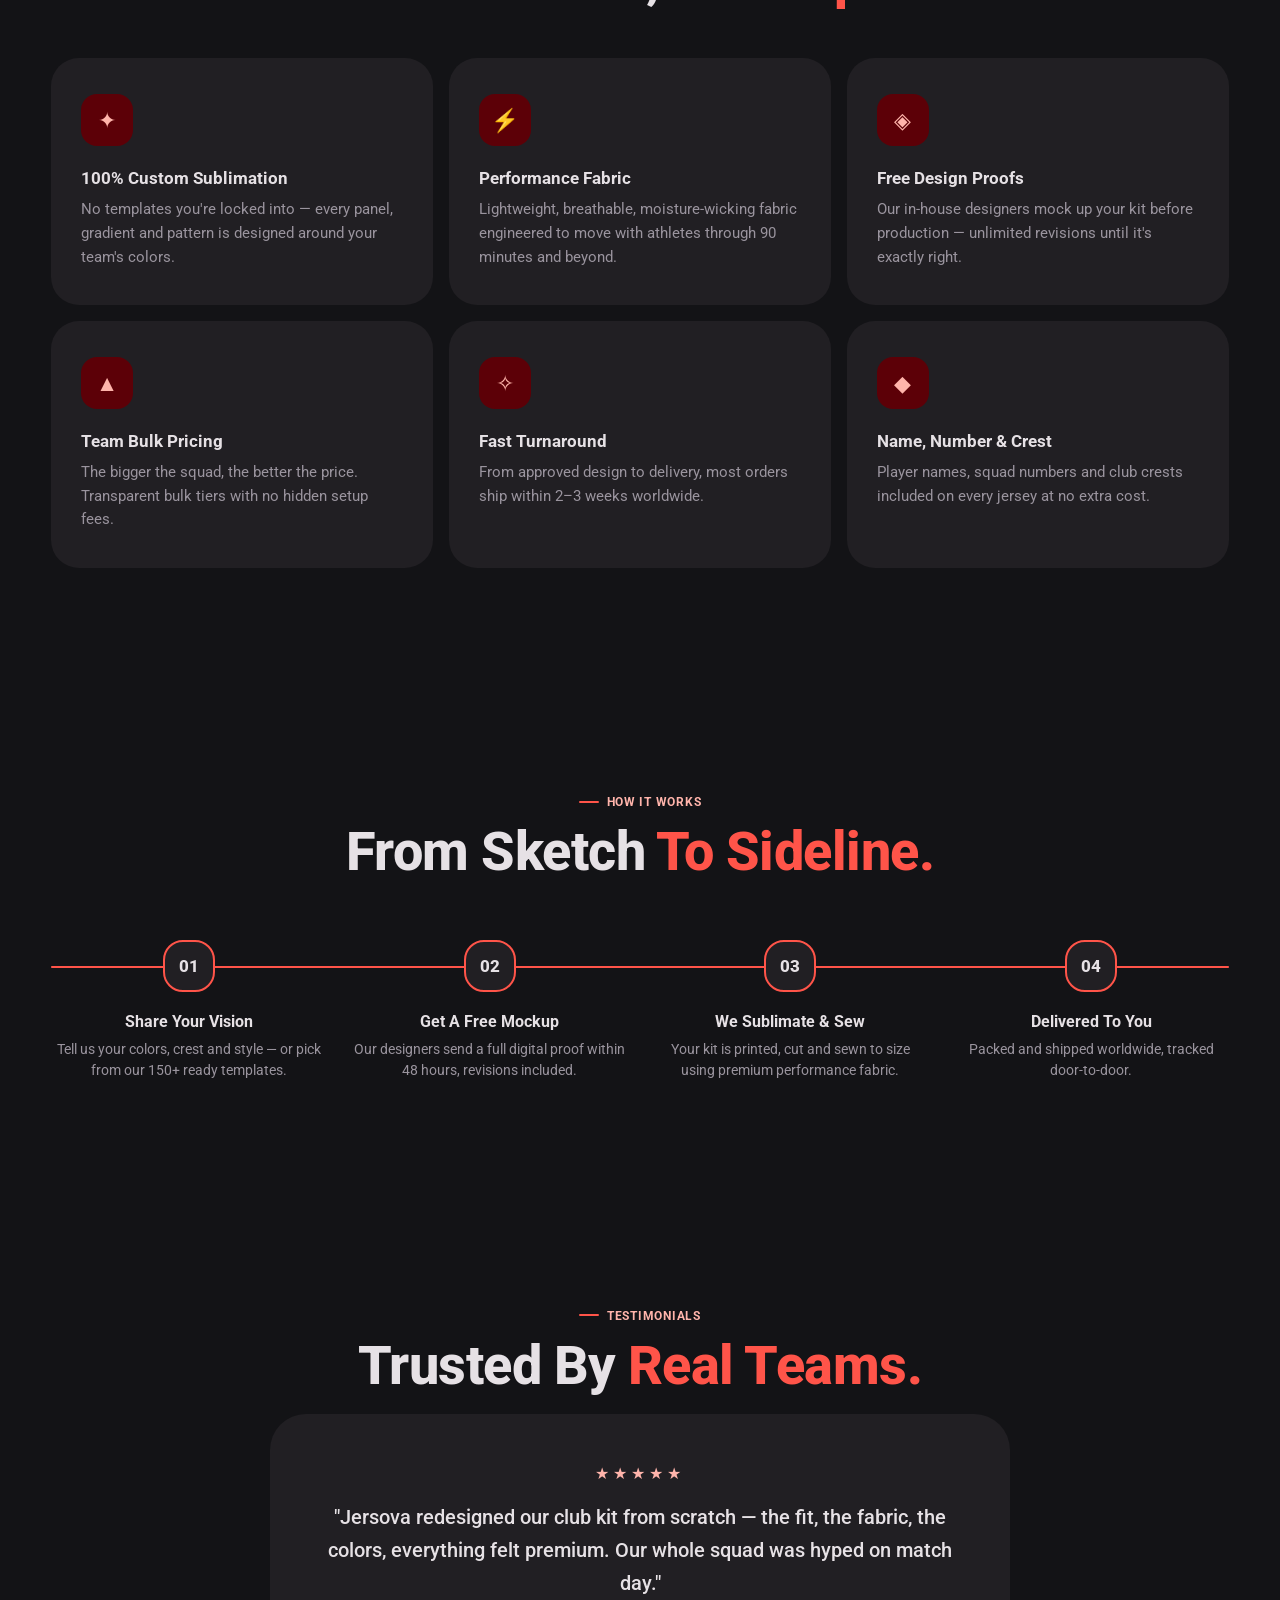
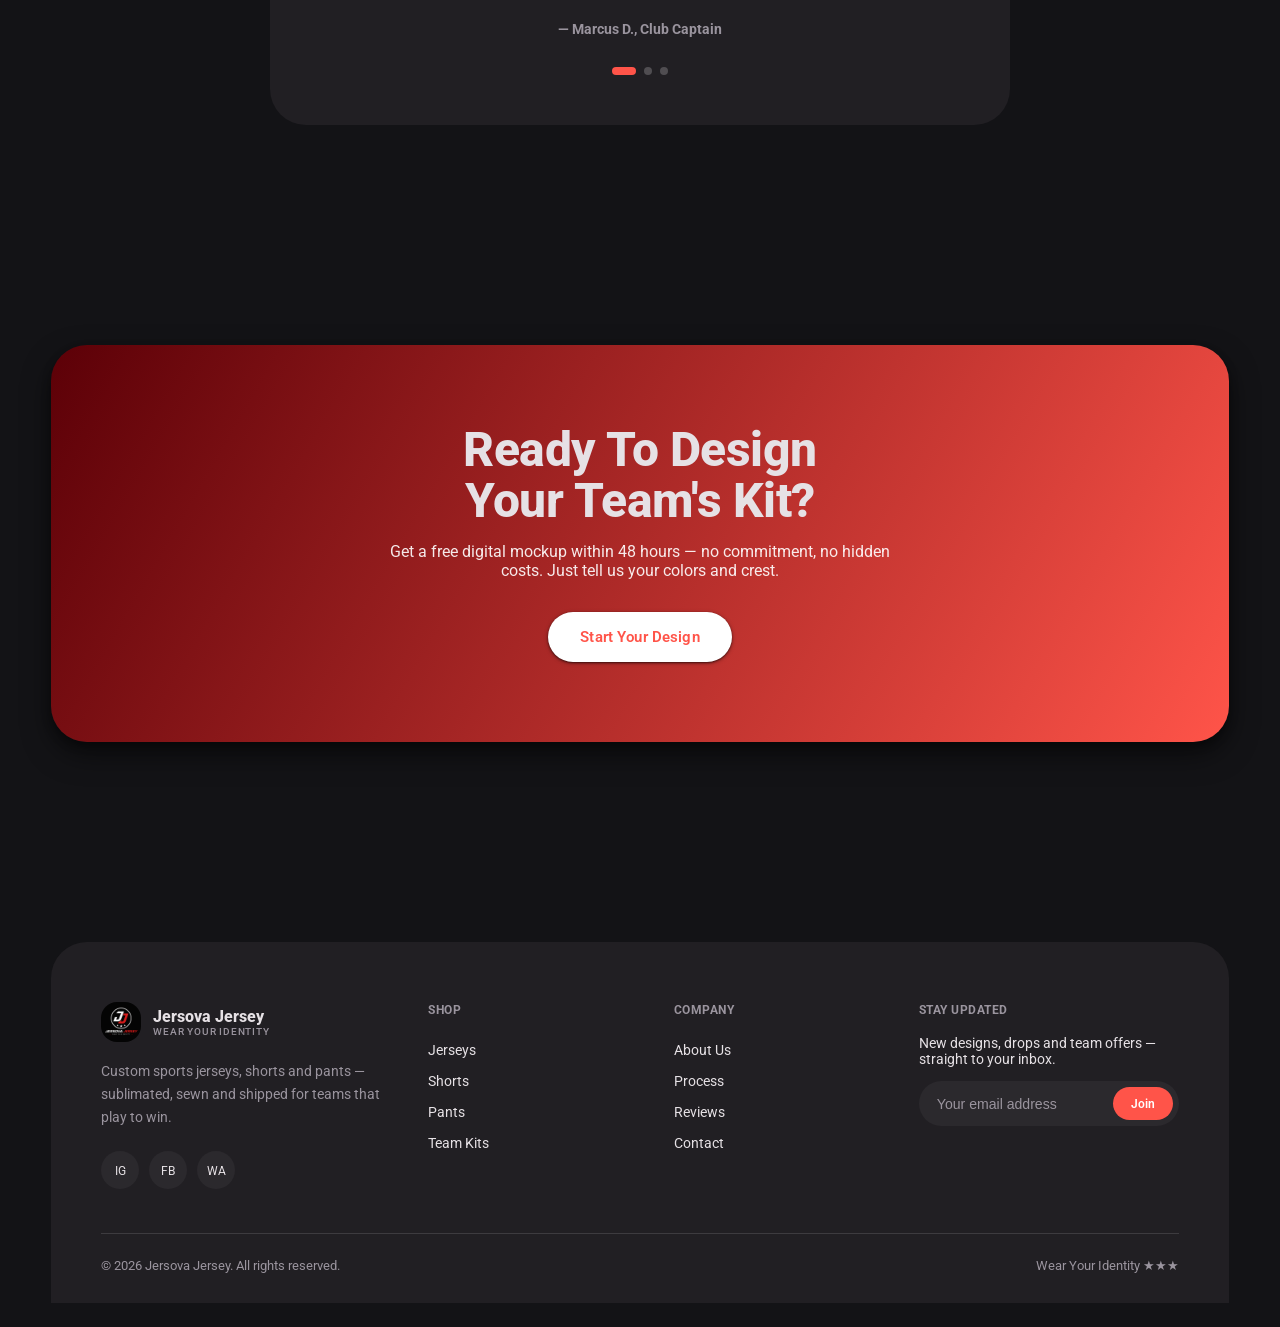
<file: site/index.html>
<!DOCTYPE html>
<html lang="en">
<head>
<meta charset="UTF-8">
<meta name="viewport" content="width=device-width, initial-scale=1.0">
<title>Jersova Jersey — Wear Your Identity</title>
<meta name="description" content="Custom sports jerseys, shorts and pants built for teams that play to win. Jersova Jersey — Wear Your Identity.">
<link rel="icon" href="images/logo.png">
<link rel="preconnect" href="https://fonts.googleapis.com">
<link rel="preconnect" href="https://fonts.gstatic.com" crossorigin>
<link href="https://fonts.googleapis.com/css2?family=Roboto:wght@400;500;700;900&display=swap" rel="stylesheet">
<link rel="stylesheet" href="css/style.css">
</head>
<body>

<div class="noise-layer"></div>
<div class="cursor-dot"></div>
<div class="cursor-ring"></div>

<div id="loader">
  <div class="loader-logo">JJ</div>
  <div class="loader-bar"></div>
</div>

<!-- ============ NAV ============ -->
<header id="siteHeader">
  <div class="container">
    <nav>
      <a href="index.html" class="brand">
        <img src="images/logo.png" alt="Jersova Jersey logo">
        <span>Jersova Jersey<small>Wear Your Identity</small></span>
      </a>
      <ul class="nav-links">
        <li><a href="index.html" class="active">Home</a></li>
        <li><a href="jerseys.html">Jerseys</a></li>
        <li><a href="about.html">About Us</a></li>
        <li><a href="contact.html">Contact</a></li>
      </ul>
      <div class="nav-cta">
        <a href="contact.html" class="btn btn-primary"><span class="shine"></span>Get a Quote</a>
        <button class="burger" id="burger" aria-label="Menu"><span></span><span></span><span></span></button>
      </div>
    </nav>
  </div>
</header>

<div class="mobile-menu" id="mobileMenu">
  <a href="index.html">Home</a>
  <a href="jerseys.html">Jerseys</a>
  <a href="about.html">About Us</a>
  <a href="contact.html">Contact</a>
</div>

<!-- ============ HERO ============ -->
<section class="hero" id="top">
  <div class="container hero-grid">
    <div>
      <div class="eyebrow">Custom Team Sportswear</div>
      <h1 class="hero-title">
        <span class="line"><span>WEAR YOUR</span></span>
        <span class="line"><span>IDENTITY.</span></span>
        <span class="line"><span>OWN THE GAME.</span></span>
      </h1>
      <p class="lead">Jersova Jersey designs and manufactures fully custom jerseys, shorts and training pants — built for teams, clubs and athletes who never settle for stock gear.</p>
      <div class="btn-row">
        <a href="jerseys.html" class="btn btn-primary">Explore Collection</a>
        <a href="contact.html" class="btn btn-ghost">Design My Kit</a>
      </div>
    </div>
    <div class="hero-visual">
      <div class="hero-blob"></div>
      <div class="hero-card">
        <div class="hero-slideshow" id="heroSlideshow">
          <img class="slide active" src="images/hero.webp" alt="Jersova Jersey custom football kit">
          <img class="slide" src="images/catalog/jerseys/25.webp" alt="Star Strike jersey">
          <img class="slide" src="images/catalog/jerseys/50.webp" alt="Skyline Hex jersey">
          <img class="slide" src="images/catalog/jerseys/35.webp" alt="Blue Volt jersey">
          <img class="slide" src="images/catalog/jerseys/02.webp" alt="Hex Combat jersey">
          <img class="slide" src="images/catalog/jerseys/60.webp" alt="Cross Plaid jersey">
        </div>
        <div class="hero-slideshow-dots" id="heroDots"></div>
      </div>
      <div class="hero-badge badge-1">Made to Order <b>100%</b></div>
      <div class="hero-badge badge-2">Teams Outfitted <b>1,200+</b></div>
    </div>
  </div>
  <div class="scroll-cue"><span>Scroll</span><div class="stick"></div></div>
</section>

<!-- ============ IMAGE GALLERY STRIP ============ -->
<div class="container">
  <div class="bleed-strip">
    <div class="bleed-tile"><img src="images/catalog/jerseys/25.webp" alt="Star Strike jersey" loading="lazy"><div class="bleed-cap">Star Strike</div></div>
    <div class="bleed-tile"><img src="images/catalog/jerseys/50.webp" alt="Skyline Hex jersey" loading="lazy"><div class="bleed-cap">Skyline Hex</div></div>
    <div class="bleed-tile"><img src="images/catalog/jerseys/02.webp" alt="Hex Combat jersey" loading="lazy"><div class="bleed-cap">Hex Combat</div></div>
    <div class="bleed-tile"><img src="images/catalog/jerseys/60.webp" alt="Cross Plaid jersey" loading="lazy"><div class="bleed-cap">Cross Plaid</div></div>
  </div>
</div>

<!-- ============ MARQUEE ============ -->
<div class="marquee">
  <div class="marquee-track">
    <span><i></i>Custom Jerseys<i></i>Team Kits<i></i>Full Sublimation<i></i>Shorts &amp; Pants<i></i>Any Colorway<i></i>Fast Turnaround</span>
    <span><i></i>Custom Jerseys<i></i>Team Kits<i></i>Full Sublimation<i></i>Shorts &amp; Pants<i></i>Any Colorway<i></i>Fast Turnaround</span>
  </div>
</div>

<!-- ============ STATS ============ -->
<section class="section-pad">
  <div class="container">
    <div class="stats" data-reveal="scale">
      <div class="stat"><div class="num" data-count="1200">0</div><div class="lbl">Teams Outfitted</div></div>
      <div class="stat"><div class="num" data-count="157">0</div><div class="lbl">Jersey Designs</div></div>
      <div class="stat"><div class="num" data-count="24">0</div><div class="lbl">Countries Shipped</div></div>
      <div class="stat"><div class="num" data-count="8">0</div><div class="lbl">Years of Craft</div></div>
    </div>
  </div>
</section>

<!-- ============ FEATURED PRODUCTS ============ -->
<section class="section-pad" id="collection">
  <div class="container">
    <div data-reveal>
      <div class="eyebrow">Featured Designs</div>
      <h2 class="section-title">Kits Built For <em>Every Match.</em></h2>
      <p class="section-sub">A glimpse of our sublimated jerseys — explore the full catalog of 150+ designs including shorts and pants.</p>
    </div>

    <div class="grid-products grid-fade" id="productGrid" style="margin-top:44px;"></div>

    <div style="text-align:center;margin-top:50px;" data-reveal>
      <a href="jerseys.html" class="btn btn-primary"><span class="shine"></span>View Full Catalog</a>
    </div>
  </div>
</section>

<!-- ============ WHY US ============ -->
<section class="section-pad" id="why">
  <div class="container">
    <div data-reveal style="text-align:center;margin:0 auto 50px;">
      <div class="eyebrow" style="justify-content:center;">Why Jersova</div>
      <h2 class="section-title">Built Different, <em>On Purpose.</em></h2>
    </div>
    <div class="features">
      <div class="feature" data-reveal="scale">
        <div class="icon">✦</div>
        <h4>100% Custom Sublimation</h4>
        <p>No templates you're locked into — every panel, gradient and pattern is designed around your team's colors.</p>
      </div>
      <div class="feature" data-reveal="scale" style="transition-delay:.1s">
        <div class="icon">⚡</div>
        <h4>Performance Fabric</h4>
        <p>Lightweight, breathable, moisture-wicking fabric engineered to move with athletes through 90 minutes and beyond.</p>
      </div>
      <div class="feature" data-reveal="scale" style="transition-delay:.2s">
        <div class="icon">◈</div>
        <h4>Free Design Proofs</h4>
        <p>Our in-house designers mock up your kit before production — unlimited revisions until it's exactly right.</p>
      </div>
      <div class="feature" data-reveal="scale">
        <div class="icon">▲</div>
        <h4>Team Bulk Pricing</h4>
        <p>The bigger the squad, the better the price. Transparent bulk tiers with no hidden setup fees.</p>
      </div>
      <div class="feature" data-reveal="scale" style="transition-delay:.1s">
        <div class="icon">✧</div>
        <h4>Fast Turnaround</h4>
        <p>From approved design to delivery, most orders ship within 2–3 weeks worldwide.</p>
      </div>
      <div class="feature" data-reveal="scale" style="transition-delay:.2s">
        <div class="icon">◆</div>
        <h4>Name, Number &amp; Crest</h4>
        <p>Player names, squad numbers and club crests included on every jersey at no extra cost.</p>
      </div>
    </div>
  </div>
</section>

<!-- ============ PROCESS ============ -->
<section class="section-pad process" id="process">
  <div class="container">
    <div data-reveal style="text-align:center;margin-bottom:60px;">
      <div class="eyebrow" style="justify-content:center;">How It Works</div>
      <h2 class="section-title">From Sketch <em>To Sideline.</em></h2>
    </div>
    <div style="position:relative;">
      <div class="process-line"><div class="process-line-fill" id="processFill"></div></div>
      <div class="process-steps">
        <div class="step" data-reveal="scale"><div class="n">01</div><h4>Share Your Vision</h4><p>Tell us your colors, crest and style — or pick from our 150+ ready templates.</p></div>
        <div class="step" data-reveal="scale" style="transition-delay:.1s"><div class="n">02</div><h4>Get A Free Mockup</h4><p>Our designers send a full digital proof within 48 hours, revisions included.</p></div>
        <div class="step" data-reveal="scale" style="transition-delay:.2s"><div class="n">03</div><h4>We Sublimate &amp; Sew</h4><p>Your kit is printed, cut and sewn to size using premium performance fabric.</p></div>
        <div class="step" data-reveal="scale" style="transition-delay:.3s"><div class="n">04</div><h4>Delivered To You</h4><p>Packed and shipped worldwide, tracked door-to-door.</p></div>
      </div>
    </div>
  </div>
</section>

<!-- ============ TESTIMONIALS ============ -->
<section class="section-pad" id="testimonials">
  <div class="container">
    <div data-reveal style="text-align:center;margin-bottom:20px;">
      <div class="eyebrow" style="justify-content:center;">Testimonials</div>
      <h2 class="section-title">Trusted By <em>Real Teams.</em></h2>
    </div>
    <div class="testi-wrap" data-reveal>
      <div class="testi active">
        <div class="stars">★★★★★</div>
        <p class="quote">"Jersova redesigned our club kit from scratch — the fit, the fabric, the colors, everything felt premium. Our whole squad was hyped on match day."</p>
        <div class="who">— Marcus D., Club Captain</div>
      </div>
      <div class="testi">
        <div class="stars">★★★★★</div>
        <p class="quote">"We ordered 22 jerseys plus shorts for our academy. Turnaround was faster than promised and the sublimation quality is honestly next level."</p>
        <div class="who">— Priya S., Academy Director</div>
      </div>
      <div class="testi">
        <div class="stars">★★★★★</div>
        <p class="quote">"Free mockups saved us from a color mistake before print. Communication was smooth start to finish — will reorder every season."</p>
        <div class="who">— Diego R., Team Manager</div>
      </div>
      <div class="testi-dots" id="testiDots"></div>
    </div>
  </div>
</section>

<!-- ============ CTA ============ -->
<section class="section-pad">
  <div class="container">
    <div class="cta-banner" data-reveal="scale">
      <h2>Ready To Design<br>Your Team's Kit?</h2>
      <p>Get a free digital mockup within 48 hours — no commitment, no hidden costs. Just tell us your colors and crest.</p>
      <a href="contact.html" class="btn btn-primary" style="background:#fff;color:var(--primary-strong);">Start Your Design</a>
    </div>
  </div>
</section>

<!-- ============ FOOTER ============ -->
<footer id="contact">
  <div class="container">
    <div class="footer-grid">
      <div class="footer-brand">
        <a href="index.html" class="brand"><img src="images/logo.png" alt="logo"><span>Jersova Jersey<small>Wear Your Identity</small></span></a>
        <p>Custom sports jerseys, shorts and pants — sublimated, sewn and shipped for teams that play to win.</p>
        <div class="social">
          <a href="#" aria-label="Instagram">IG</a>
          <a href="#" aria-label="Facebook">FB</a>
          <a href="#" aria-label="WhatsApp">WA</a>
        </div>
      </div>
      <div class="fcol">
        <h5>Shop</h5>
        <a href="jerseys.html">Jerseys</a>
        <a href="jerseys.html">Shorts</a>
        <a href="jerseys.html">Pants</a>
        <a href="jerseys.html">Team Kits</a>
      </div>
      <div class="fcol">
        <h5>Company</h5>
        <a href="about.html">About Us</a>
        <a href="index.html#process">Process</a>
        <a href="index.html#testimonials">Reviews</a>
        <a href="contact.html">Contact</a>
      </div>
      <div class="fcol">
        <h5>Stay Updated</h5>
        <p style="color:var(--muted);font-size:.85rem;margin-bottom:14px;">New designs, drops and team offers — straight to your inbox.</p>
        <form class="newsletter" onsubmit="return false;">
          <input type="email" placeholder="Your email address" required>
          <button type="submit">Join</button>
        </form>
      </div>
    </div>
    <div class="footer-bottom">
      <span>© 2026 Jersova Jersey. All rights reserved.</span>
      <span>Wear Your Identity ★★★</span>
    </div>
  </div>
</footer>

<button class="totop" id="totop" aria-label="Back to top">↑</button>

<script src="js/common.js"></script>
<script>
/* ============ PROCESS LINE FILL ============ */
const processFill=document.getElementById('processFill');
const processSection=document.querySelector('.process');
const procIO=new IntersectionObserver((entries)=>{
  entries.forEach(en=>{ if(en.isIntersecting){processFill.style.width='100%'; procIO.unobserve(en.target);} });
},{threshold:.35});
procIO.observe(processSection);

/* ============ FEATURED PRODUCT GRID ============ */
const featured=[
  {img:'catalog/jerseys/01',name:'Fractal Frost',tag:'Jersey'},
  {img:'catalog/jerseys/05',name:'Hex Combat',tag:'Jersey'},
  {img:'catalog/jerseys/15',name:'Tidal Fade',tag:'Jersey'},
  {img:'catalog/jerseys/25',name:'Star Strike',tag:'Jersey'},
  {img:'catalog/jerseys/35',name:'Blue Volt',tag:'Jersey'},
  {img:'catalog/jerseys/50',name:'Skyline Hex',tag:'Jersey'},
  {img:'catalog/jerseys/60',name:'Cross Plaid',tag:'Jersey'},
  {img:'catalog/jerseys/02',name:'Shatterline',tag:'Jersey'},
];
document.getElementById('productGrid').innerHTML=featured.map(p=>`
  <a href="jerseys.html" class="card" style="cursor:none;">
    <div class="imgbox"><img src="images/${p.img}.webp" alt="${p.name}" loading="lazy"></div>
    <div class="view-btn">↗</div>
    <div class="info">
      <div class="tag">Jersova ${p.tag}</div>
      <h4>${p.name}</h4>
      <p>Fully sublimated performance fabric</p>
    </div>
  </a>`).join('');
document.querySelectorAll('#productGrid .card').forEach(card=>{
  card.addEventListener('mousemove',e=>{
    const r=card.getBoundingClientRect();
    const px=(e.clientX-r.left)/r.width-.5, py=(e.clientY-r.top)/r.height-.5;
    card.style.transform=`rotateY(${px*10}deg) rotateX(${-py*10}deg) translateY(-4px)`;
  });
  card.addEventListener('mouseleave',()=>{card.style.transform='rotateY(0) rotateX(0) translateY(0)';});
});
if(window.bindCursorHover) window.bindCursorHover();

/* ============ TESTIMONIAL SLIDER ============ */
const testis=document.querySelectorAll('.testi');
const dotsWrap=document.getElementById('testiDots');
testis.forEach((_,i)=>{
  const b=document.createElement('button');
  if(i===0)b.classList.add('active');
  b.addEventListener('click',()=>showTesti(i));
  dotsWrap.appendChild(b);
});
let testiIdx=0;
function showTesti(i){
  testis[testiIdx].classList.remove('active');
  dotsWrap.children[testiIdx].classList.remove('active');
  testiIdx=i;
  testis[testiIdx].classList.add('active');
  dotsWrap.children[testiIdx].classList.add('active');
}
setInterval(()=>{showTesti((testiIdx+1)%testis.length);},5000);

/* ============ HERO JERSEY SLIDESHOW ============ */
const heroSlides=document.querySelectorAll('#heroSlideshow .slide');
const heroDots=document.getElementById('heroDots');
heroSlides.forEach((_,i)=>{
  const d=document.createElement('span');
  if(i===0)d.classList.add('active');
  d.addEventListener('click',()=>showHeroSlide(i));
  heroDots.appendChild(d);
});
let heroSlideIdx=0;
function showHeroSlide(i){
  heroSlides[heroSlideIdx].classList.remove('active');
  heroDots.children[heroSlideIdx].classList.remove('active');
  heroSlideIdx=i;
  heroSlides[heroSlideIdx].classList.add('active');
  heroDots.children[heroSlideIdx].classList.add('active');
}
setInterval(()=>{showHeroSlide((heroSlideIdx+1)%heroSlides.length);},2800);

/* ============ HERO PARALLAX ============ */
const heroCard=document.querySelector('.hero .hero-card');
document.querySelector('.hero').addEventListener('mousemove',e=>{
  const r=e.currentTarget.getBoundingClientRect();
  const px=(e.clientX-r.left)/r.width-.5, py=(e.clientY-r.top)/r.height-.5;
  heroCard.style.transform=`translate(${px*16}px, ${py*16}px)`;
});
</script>
</body>
</html>
</file>
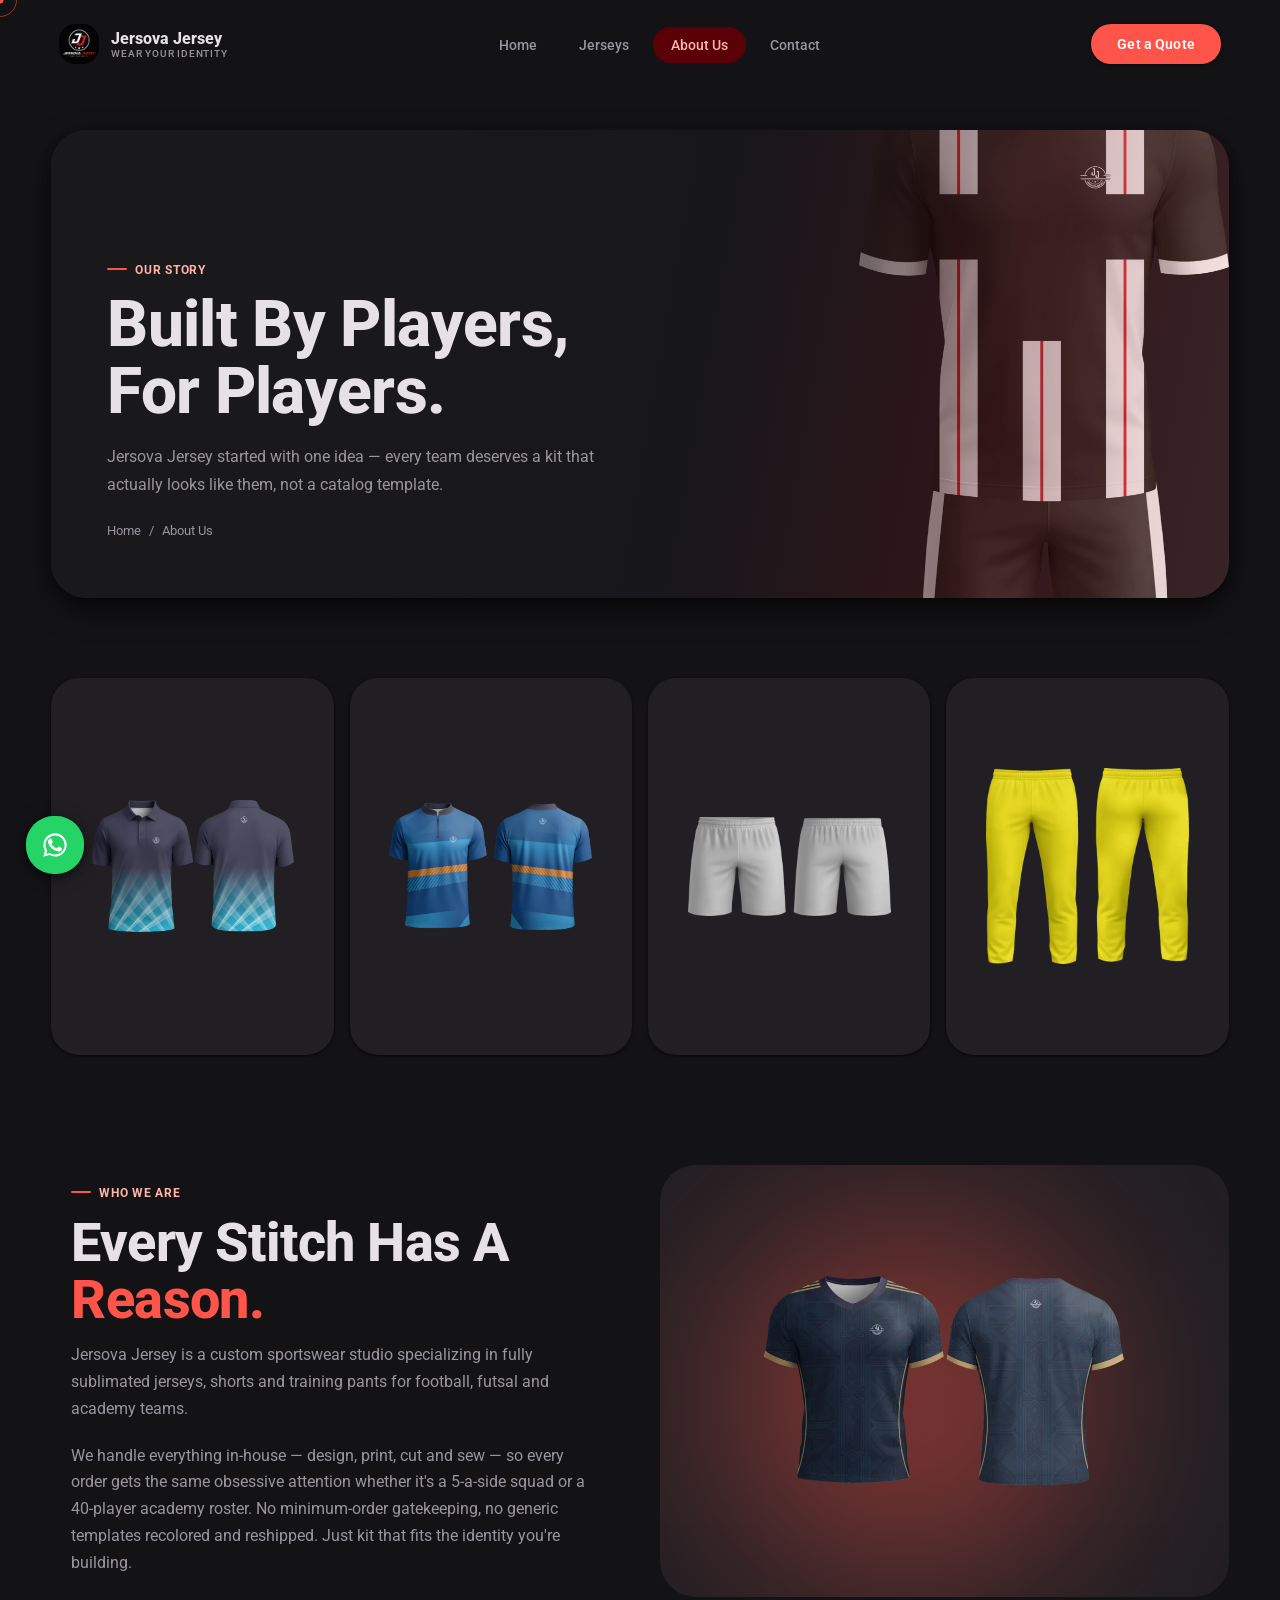
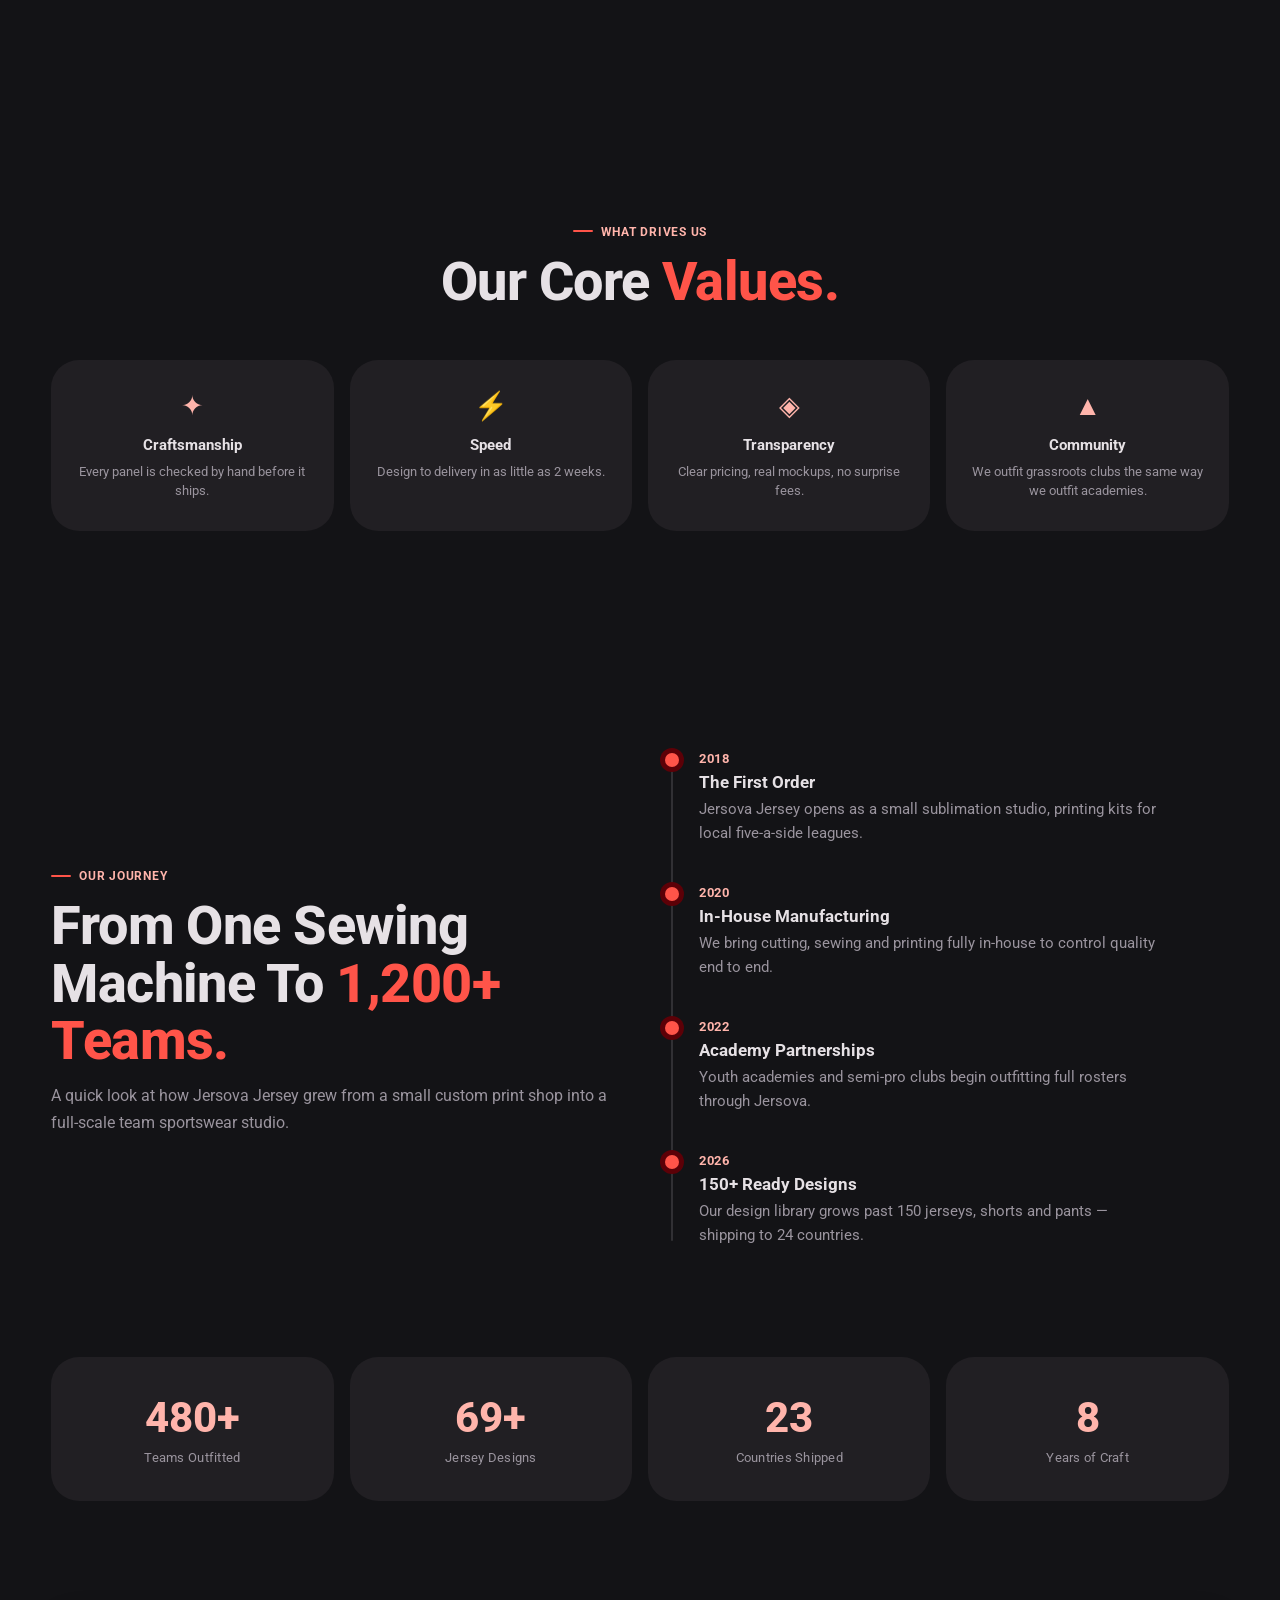
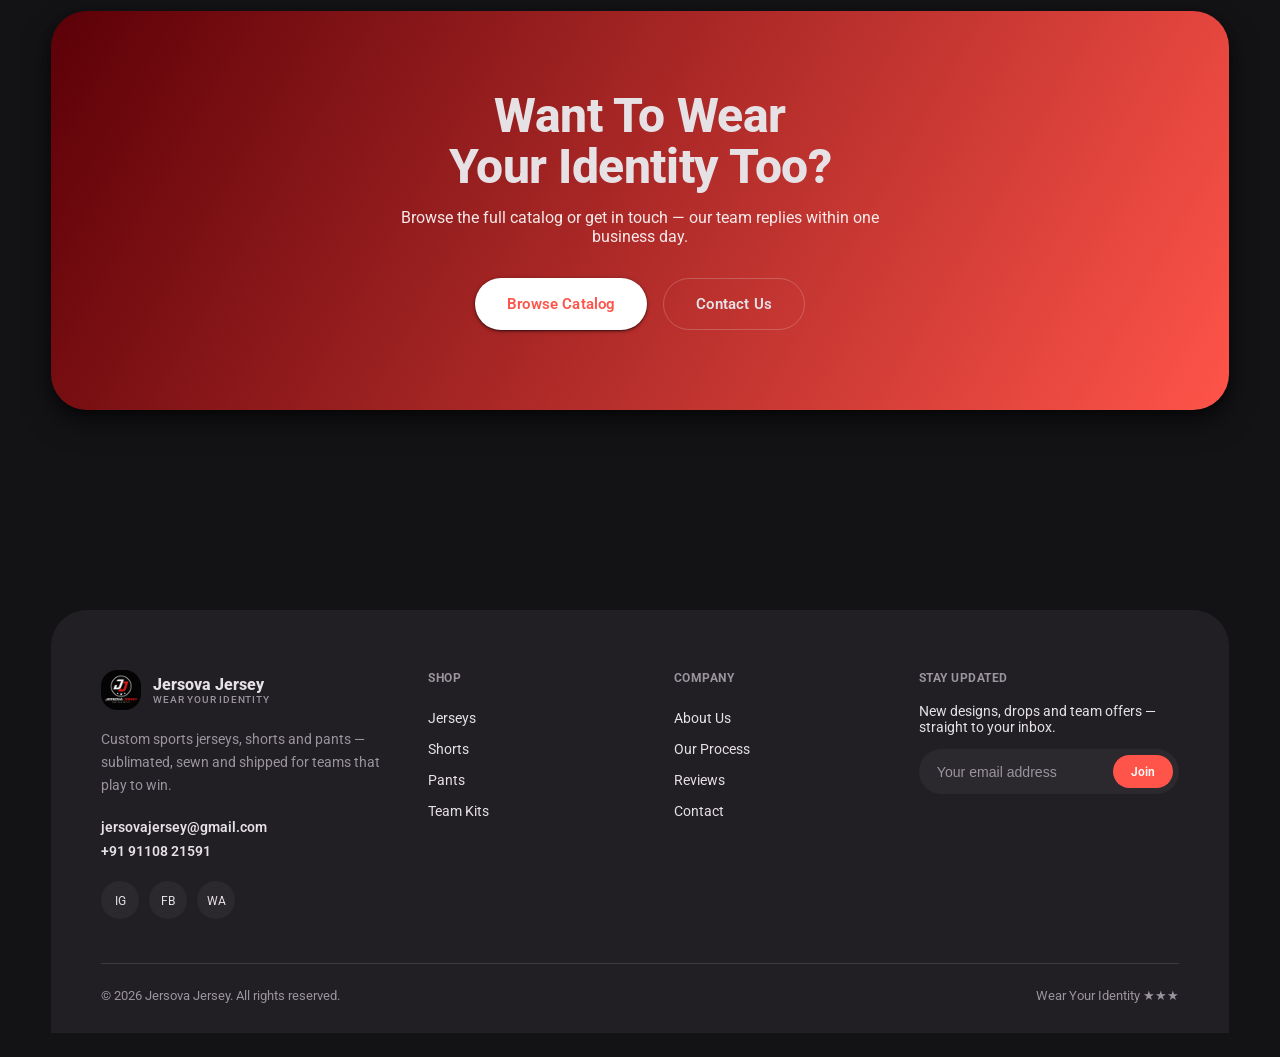
<file: about.html>
<!DOCTYPE html>
<html lang="en">
<head>
<meta charset="UTF-8">
<meta http-equiv="refresh" content="0; url=/about/">
<link rel="canonical" href="https://jersovajersey.in/about/">
<title>Redirecting… — Jersova Jersey</title>
</head>
<body>
<p>This page has moved to <a href="/about/">/about/</a>.</p>
<script>window.location.replace("/about/");</script>
</body>
</html>
</file>
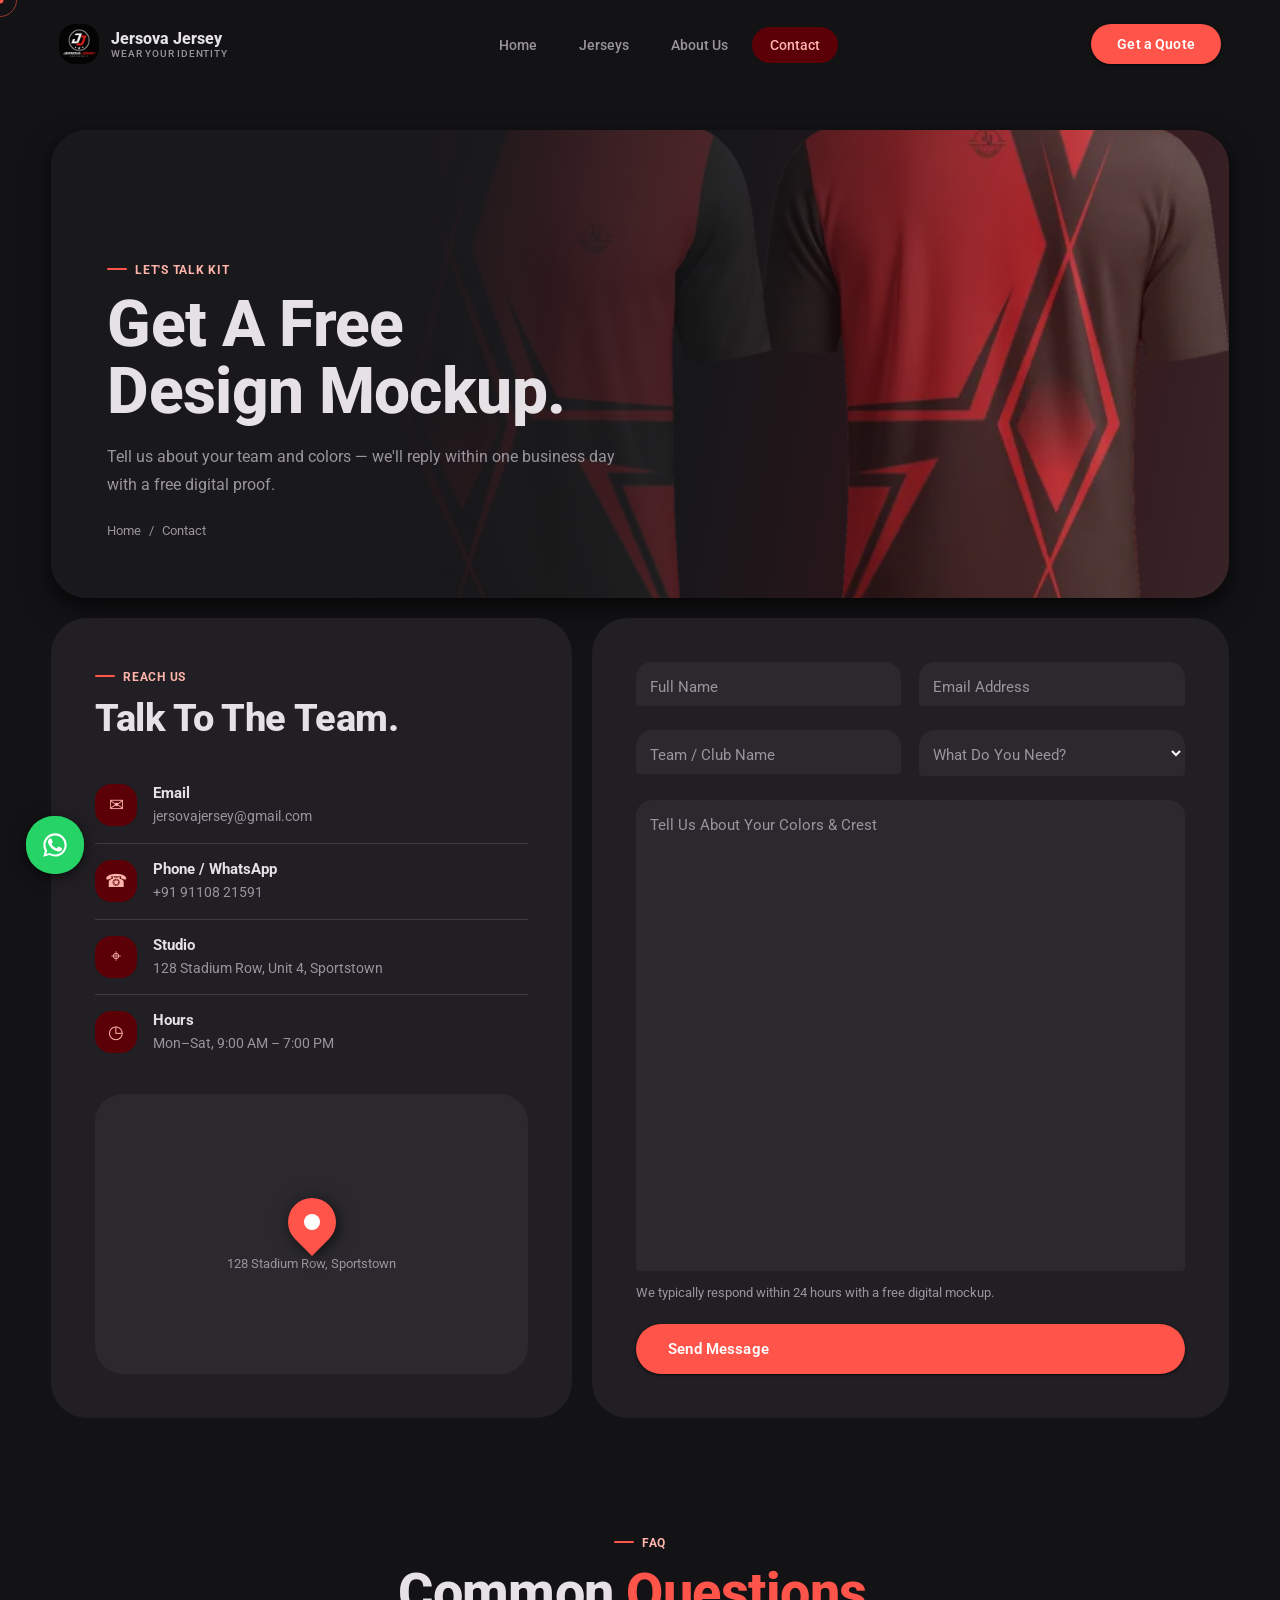
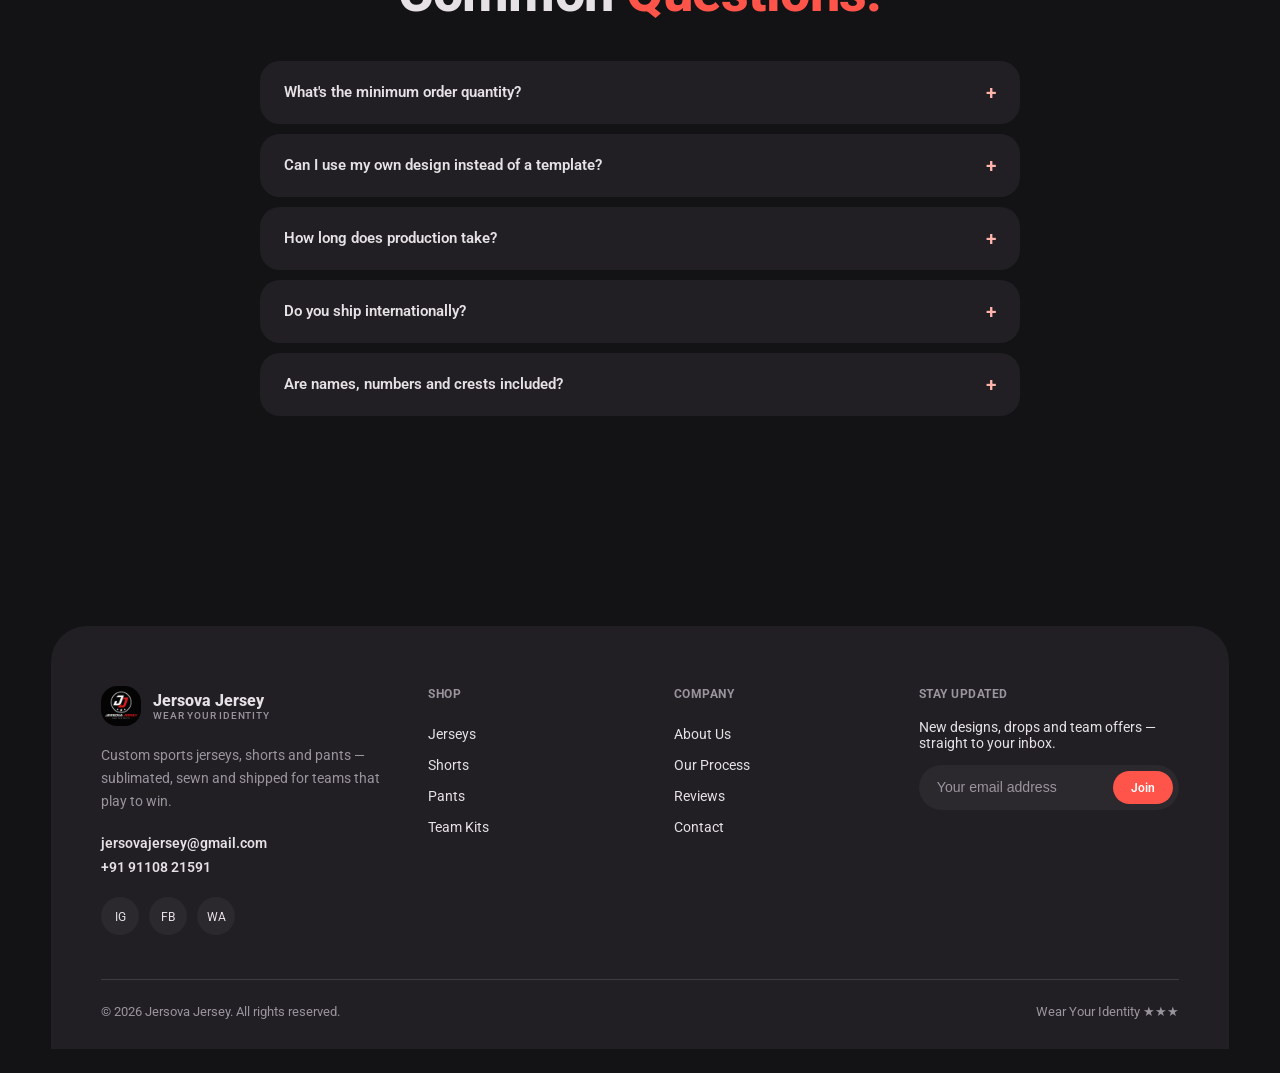
<file: contact.html>
<!DOCTYPE html>
<html lang="en">
<head>
<meta charset="UTF-8">
<meta http-equiv="refresh" content="0; url=/contact/">
<link rel="canonical" href="https://jersovajersey.in/contact/">
<title>Redirecting… — Jersova Jersey</title>
</head>
<body>
<p>This page has moved to <a href="/contact/">/contact/</a>.</p>
<script>window.location.replace("/contact/");</script>
</body>
</html>
</file>
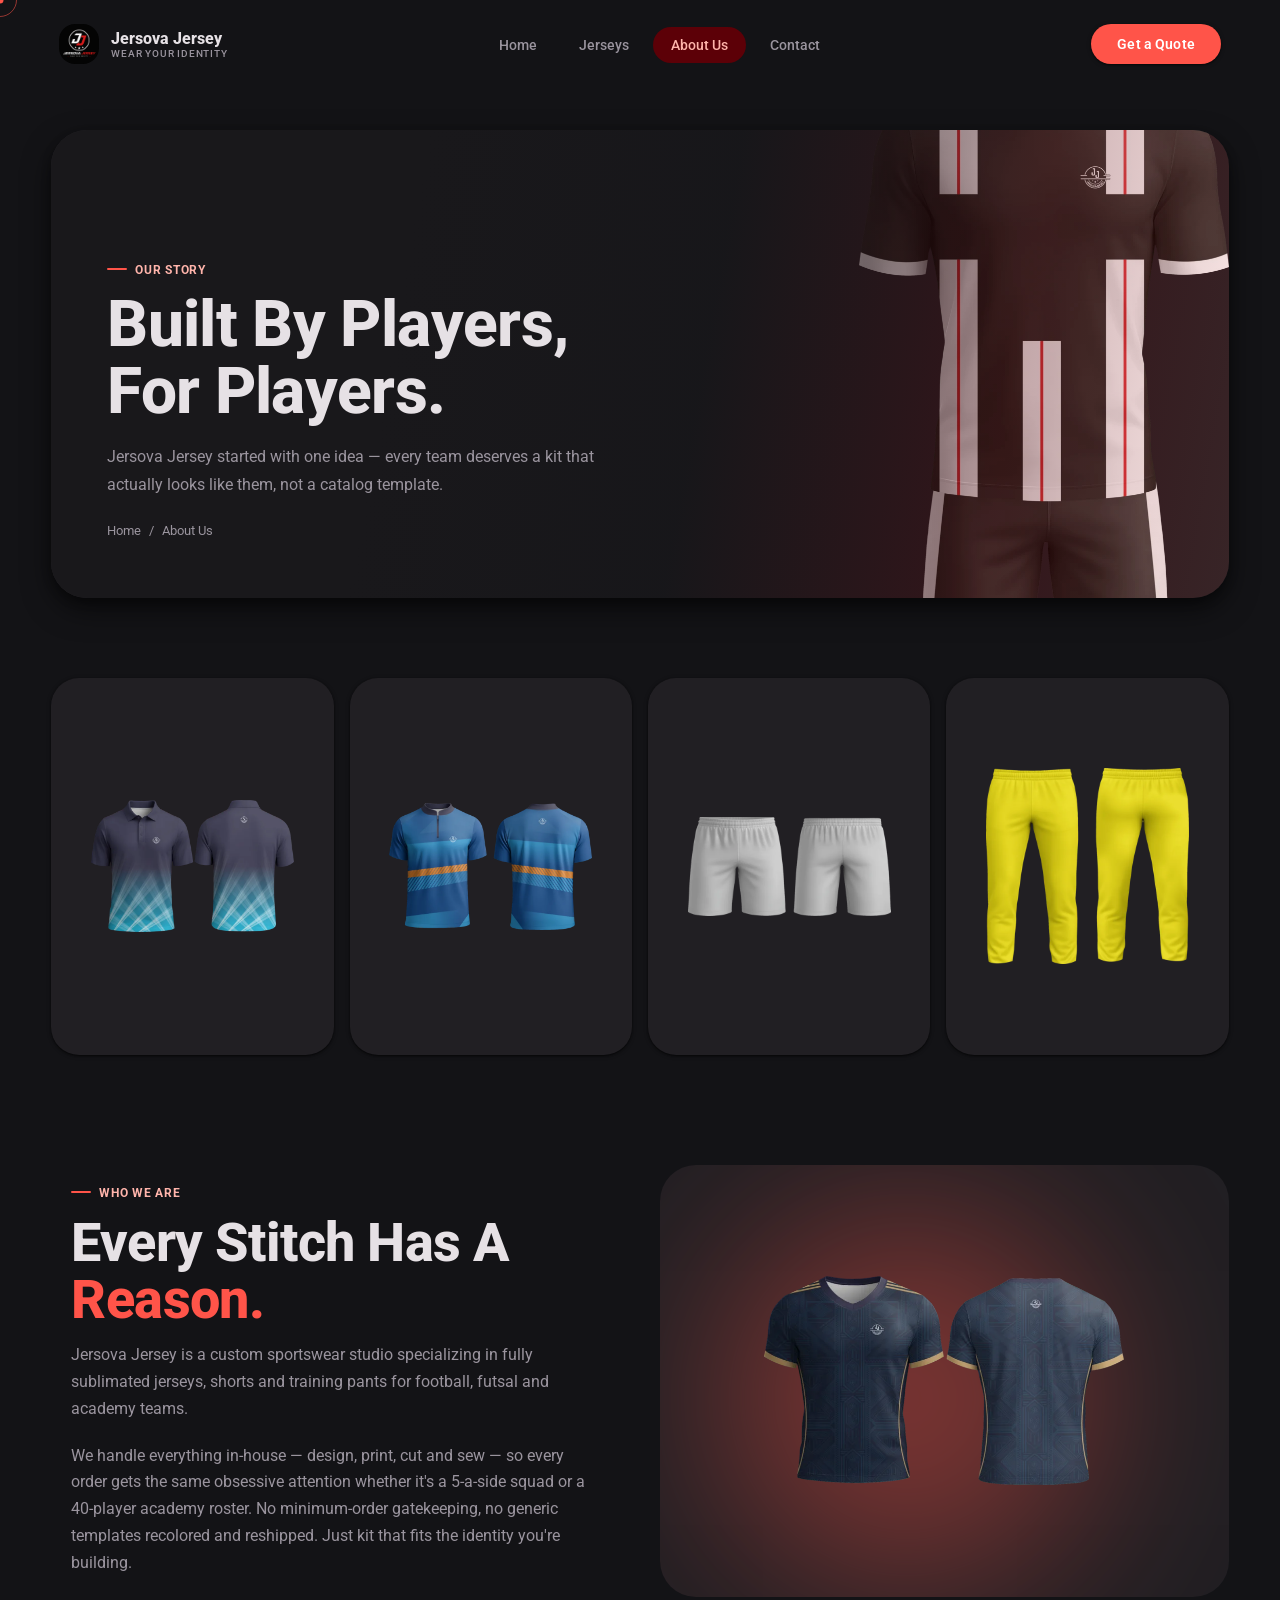
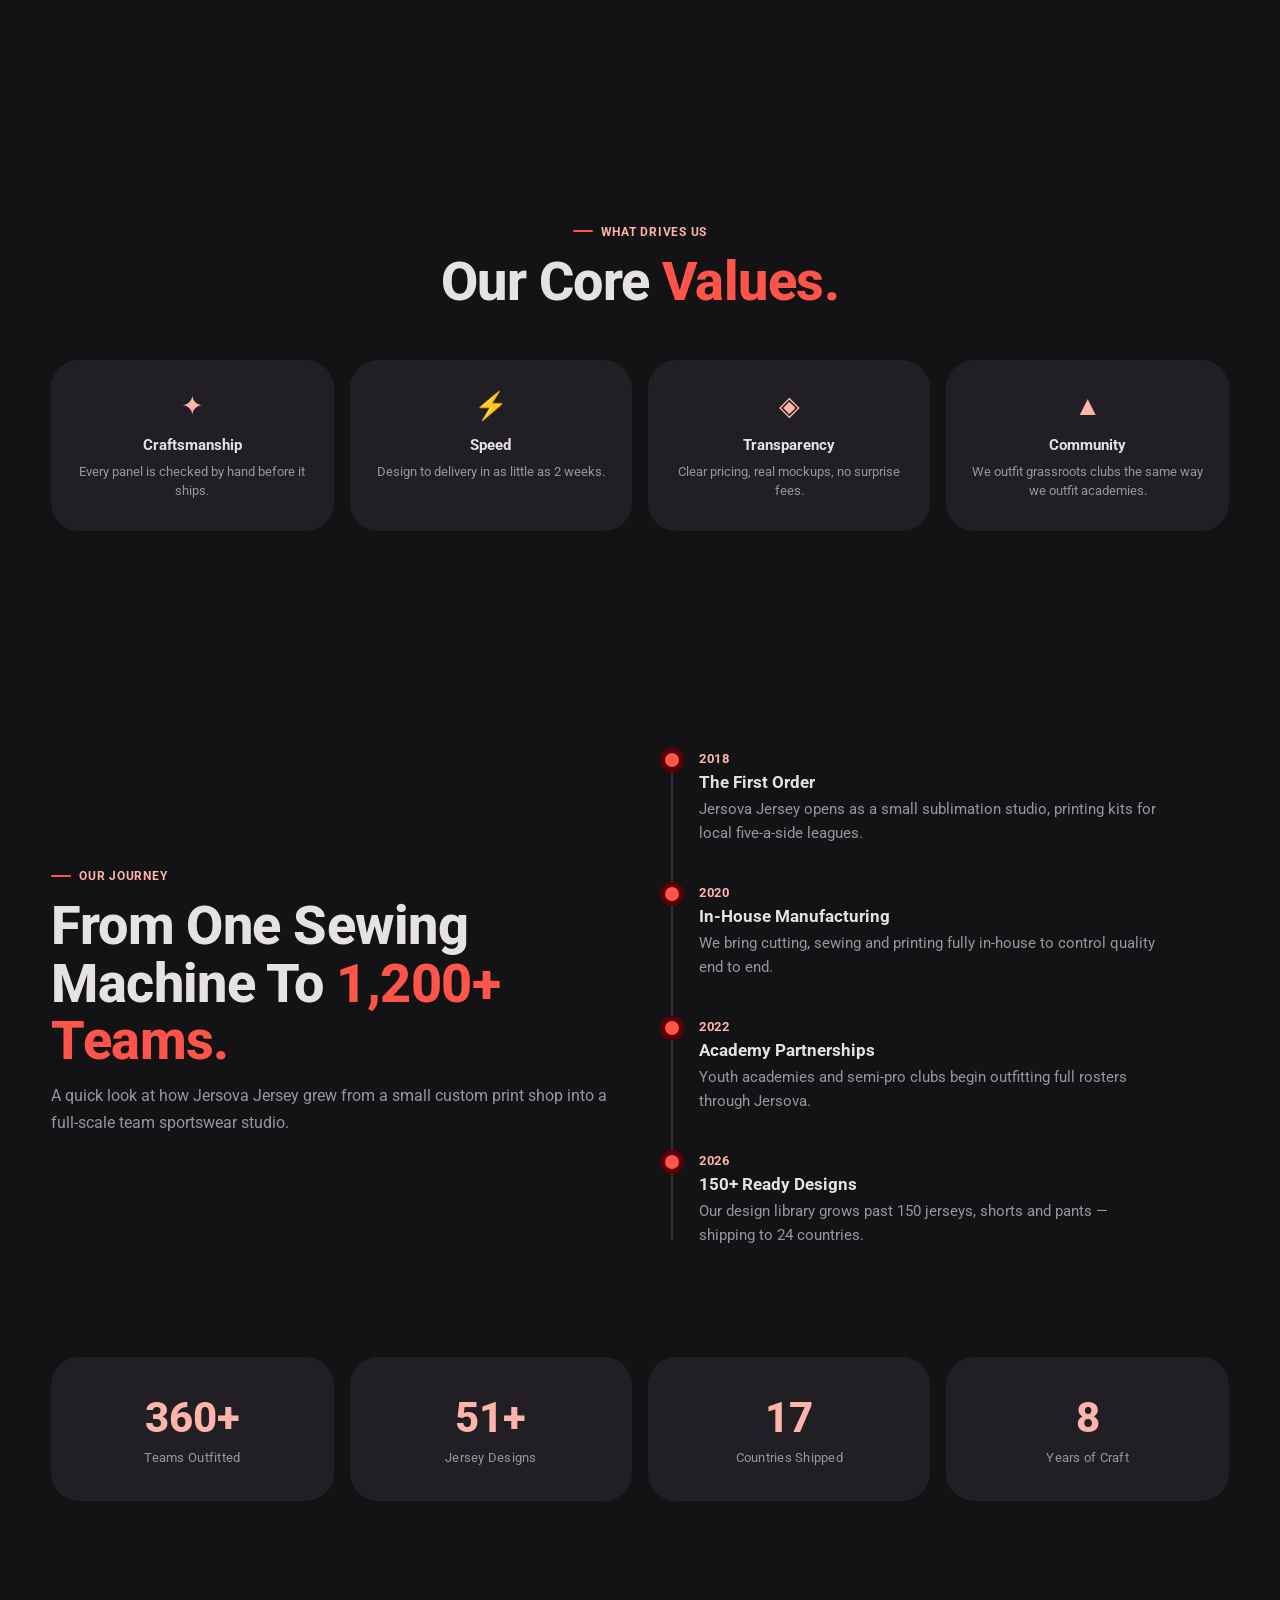
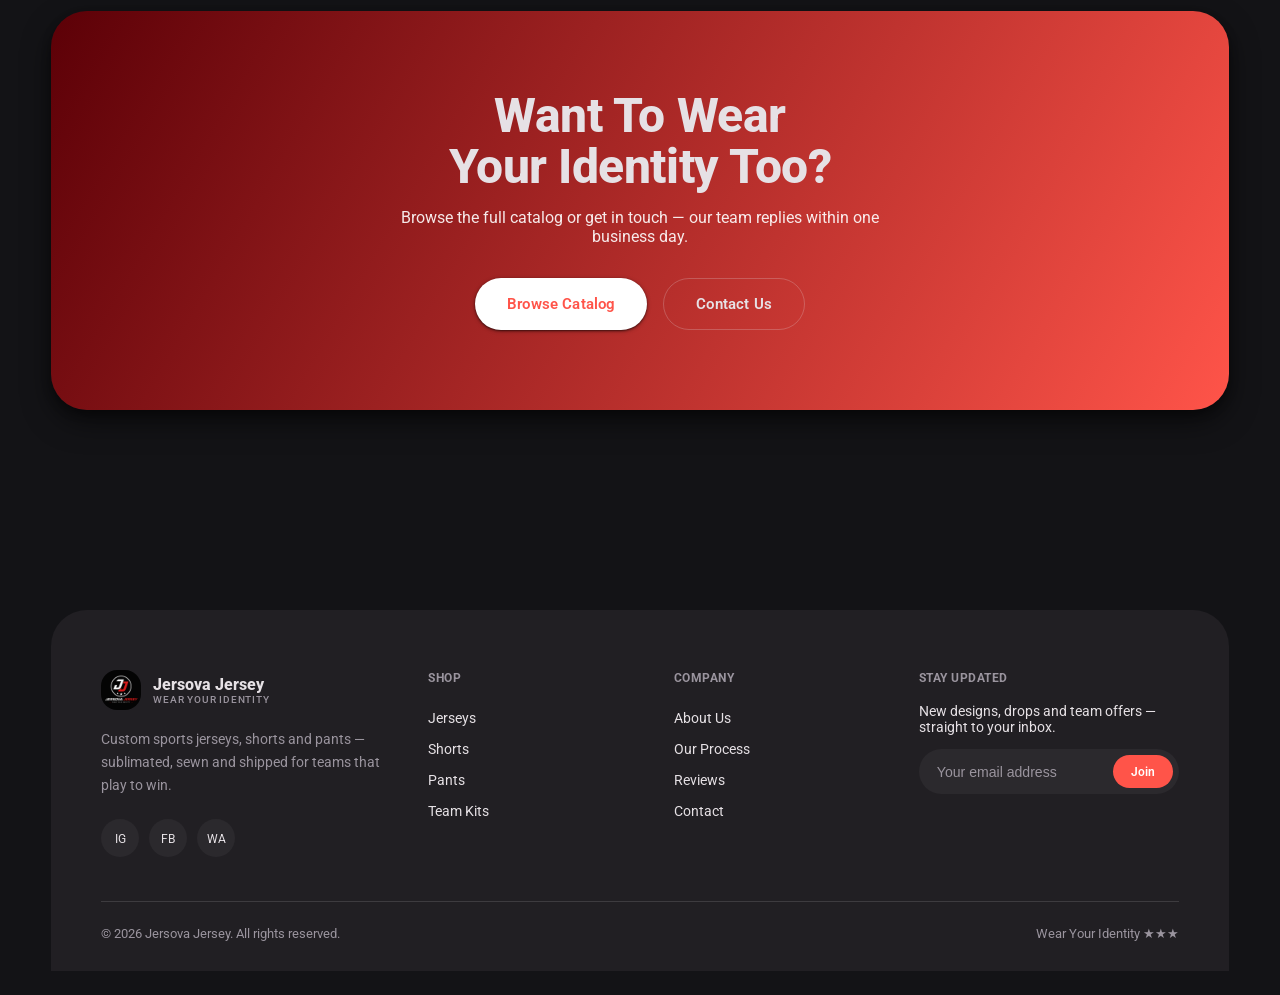
<file: site/about.html>
<!DOCTYPE html>
<html lang="en">
<head>
<meta charset="UTF-8">
<meta name="viewport" content="width=device-width, initial-scale=1.0">
<title>About Us — Jersova Jersey</title>
<meta name="description" content="The story, mission and values behind Jersova Jersey — custom sports kit built for teams that wear their identity with pride.">
<link rel="icon" href="images/logo.png">
<link rel="preconnect" href="https://fonts.googleapis.com">
<link rel="preconnect" href="https://fonts.gstatic.com" crossorigin>
<link href="https://fonts.googleapis.com/css2?family=Roboto:wght@400;500;700;900&display=swap" rel="stylesheet">
<link rel="stylesheet" href="css/style.css">
</head>
<body>

<div class="noise-layer"></div>
<div class="cursor-dot"></div>
<div class="cursor-ring"></div>

<div id="loader">
  <div class="loader-logo">JJ</div>
  <div class="loader-bar"></div>
</div>

<!-- ============ NAV ============ -->
<header id="siteHeader">
  <div class="container">
    <nav>
      <a href="index.html" class="brand">
        <img src="images/logo.png" alt="Jersova Jersey logo">
        <span>Jersova Jersey<small>Wear Your Identity</small></span>
      </a>
      <ul class="nav-links">
        <li><a href="index.html">Home</a></li>
        <li><a href="jerseys.html">Jerseys</a></li>
        <li><a href="about.html" class="active">About Us</a></li>
        <li><a href="contact.html">Contact</a></li>
      </ul>
      <div class="nav-cta">
        <a href="contact.html" class="btn btn-primary"><span class="shine"></span>Get a Quote</a>
        <button class="burger" id="burger" aria-label="Menu"><span></span><span></span><span></span></button>
      </div>
    </nav>
  </div>
</header>

<div class="mobile-menu" id="mobileMenu">
  <a href="index.html">Home</a>
  <a href="jerseys.html">Jerseys</a>
  <a href="about.html">About Us</a>
  <a href="contact.html">Contact</a>
</div>

<!-- ============ PAGE HERO ============ -->
<section class="page-hero">
  <div class="container">
    <div class="page-hero-card">
      <div class="hero-bg" style="background-image:url('images/hero-alt.webp');"></div>
      <div class="hero-scrim"></div>
      <div class="page-hero-inner" data-reveal>
        <div class="eyebrow">Our Story</div>
        <h1>Built By Players,<br>For Players.</h1>
        <p>Jersova Jersey started with one idea — every team deserves a kit that actually looks like them, not a catalog template.</p>
        <div class="breadcrumb"><a href="index.html">Home</a><span>/</span><span>About Us</span></div>
      </div>
    </div>
  </div>
</section>

<!-- ============ IMAGE GALLERY STRIP ============ -->
<div class="container" style="margin-top:80px;">
  <div class="bleed-strip">
    <div class="bleed-tile"><img src="images/catalog/jerseys/15.webp" alt="Tidal Fade jersey" loading="lazy"><div class="bleed-cap">Tidal Fade</div></div>
    <div class="bleed-tile"><img src="images/catalog/jerseys/35.webp" alt="Blue Volt jersey" loading="lazy"><div class="bleed-cap">Blue Volt</div></div>
    <div class="bleed-tile"><img src="images/catalog/shorts/5.webp" alt="Match Day shorts" loading="lazy"><div class="bleed-cap">Match Day</div></div>
    <div class="bleed-tile"><img src="images/catalog/pants/5.webp" alt="Warm-Up Pro pants" loading="lazy"><div class="bleed-cap">Warm-Up Pro</div></div>
  </div>
</div>

<!-- ============ STORY SPLIT ============ -->
<section class="section-pad">
  <div class="container split">
    <div class="split-text" data-reveal="left">
      <div class="eyebrow">Who We Are</div>
      <h2 class="section-title">Every Stitch Has A <em>Reason.</em></h2>
      <p class="section-sub" style="margin-bottom:20px;">Jersova Jersey is a custom sportswear studio specializing in fully sublimated jerseys, shorts and training pants for football, futsal and academy teams.</p>
      <p class="section-sub">We handle everything in-house — design, print, cut and sew — so every order gets the same obsessive attention whether it's a 5-a-side squad or a 40-player academy roster. No minimum-order gatekeeping, no generic templates recolored and reshipped. Just kit that fits the identity you're building.</p>
    </div>
    <div class="split-visual" data-reveal="right">
      <div class="glow-orb" style="width:380px;height:380px;background:var(--primary-strong);top:10%;left:10%;"></div>
      <img src="images/catalog/jerseys/45.webp" alt="Jersova Jersey custom kit">
    </div>
  </div>
</section>

<!-- ============ VALUES ============ -->
<section class="section-pad">
  <div class="container">
    <div data-reveal style="text-align:center;margin:0 auto 50px;">
      <div class="eyebrow" style="justify-content:center;">What Drives Us</div>
      <h2 class="section-title">Our Core <em>Values.</em></h2>
    </div>
    <div class="values-grid">
      <div class="value-card" data-reveal="scale"><div class="icon">✦</div><h4>Craftsmanship</h4><p>Every panel is checked by hand before it ships.</p></div>
      <div class="value-card" data-reveal="scale" style="transition-delay:.1s"><div class="icon">⚡</div><h4>Speed</h4><p>Design to delivery in as little as 2 weeks.</p></div>
      <div class="value-card" data-reveal="scale" style="transition-delay:.2s"><div class="icon">◈</div><h4>Transparency</h4><p>Clear pricing, real mockups, no surprise fees.</p></div>
      <div class="value-card" data-reveal="scale" style="transition-delay:.3s"><div class="icon">▲</div><h4>Community</h4><p>We outfit grassroots clubs the same way we outfit academies.</p></div>
    </div>
  </div>
</section>

<!-- ============ TIMELINE ============ -->
<section class="section-pad">
  <div class="container split-plain">
    <div data-reveal="left">
      <div class="eyebrow">Our Journey</div>
      <h2 class="section-title">From One Sewing<br>Machine To <em>1,200+ Teams.</em></h2>
      <p class="section-sub">A quick look at how Jersova Jersey grew from a small custom print shop into a full-scale team sportswear studio.</p>
    </div>
    <div class="timeline" data-reveal="right">
      <div class="tl-item">
        <div class="yr">2018</div>
        <h4>The First Order</h4>
        <p>Jersova Jersey opens as a small sublimation studio, printing kits for local five-a-side leagues.</p>
      </div>
      <div class="tl-item">
        <div class="yr">2020</div>
        <h4>In-House Manufacturing</h4>
        <p>We bring cutting, sewing and printing fully in-house to control quality end to end.</p>
      </div>
      <div class="tl-item">
        <div class="yr">2022</div>
        <h4>Academy Partnerships</h4>
        <p>Youth academies and semi-pro clubs begin outfitting full rosters through Jersova.</p>
      </div>
      <div class="tl-item">
        <div class="yr">2026</div>
        <h4>150+ Ready Designs</h4>
        <p>Our design library grows past 150 jerseys, shorts and pants — shipping to 24 countries.</p>
      </div>
    </div>
  </div>
</section>

<!-- ============ STATS ============ -->
<section class="section-pad" style="padding-top:0;">
  <div class="container">
    <div class="stats" data-reveal="scale">
      <div class="stat"><div class="num" data-count="1200">0</div><div class="lbl">Teams Outfitted</div></div>
      <div class="stat"><div class="num" data-count="157">0</div><div class="lbl">Jersey Designs</div></div>
      <div class="stat"><div class="num" data-count="24">0</div><div class="lbl">Countries Shipped</div></div>
      <div class="stat"><div class="num" data-count="8">0</div><div class="lbl">Years of Craft</div></div>
    </div>
  </div>
</section>

<!-- ============ CTA ============ -->
<section class="section-pad" style="padding-top:0;">
  <div class="container">
    <div class="cta-banner" data-reveal="scale">
      <h2>Want To Wear<br>Your Identity Too?</h2>
      <p>Browse the full catalog or get in touch — our team replies within one business day.</p>
      <div style="display:flex;gap:16px;justify-content:center;flex-wrap:wrap;">
        <a href="jerseys.html" class="btn btn-primary" style="background:#fff;color:var(--primary-strong);">Browse Catalog</a>
        <a href="contact.html" class="btn btn-ghost">Contact Us</a>
      </div>
    </div>
  </div>
</section>

<!-- ============ FOOTER ============ -->
<footer>
  <div class="container">
    <div class="footer-grid">
      <div class="footer-brand">
        <a href="index.html" class="brand"><img src="images/logo.png" alt="logo"><span>Jersova Jersey<small>Wear Your Identity</small></span></a>
        <p>Custom sports jerseys, shorts and pants — sublimated, sewn and shipped for teams that play to win.</p>
        <div class="social">
          <a href="#" aria-label="Instagram">IG</a>
          <a href="#" aria-label="Facebook">FB</a>
          <a href="#" aria-label="WhatsApp">WA</a>
        </div>
      </div>
      <div class="fcol">
        <h5>Shop</h5>
        <a href="jerseys.html">Jerseys</a>
        <a href="jerseys.html">Shorts</a>
        <a href="jerseys.html">Pants</a>
        <a href="jerseys.html">Team Kits</a>
      </div>
      <div class="fcol">
        <h5>Company</h5>
        <a href="about.html">About Us</a>
        <a href="about.html">Our Process</a>
        <a href="index.html#testimonials">Reviews</a>
        <a href="contact.html">Contact</a>
      </div>
      <div class="fcol">
        <h5>Stay Updated</h5>
        <p style="color:var(--muted);font-size:.85rem;margin-bottom:14px;">New designs, drops and team offers — straight to your inbox.</p>
        <form class="newsletter" onsubmit="return false;">
          <input type="email" placeholder="Your email address" required>
          <button type="submit">Join</button>
        </form>
      </div>
    </div>
    <div class="footer-bottom">
      <span>© 2026 Jersova Jersey. All rights reserved.</span>
      <span>Wear Your Identity ★★★</span>
    </div>
  </div>
</footer>

<button class="totop" id="totop" aria-label="Back to top">↑</button>

<script src="js/common.js"></script>
</body>
</html>
</file>
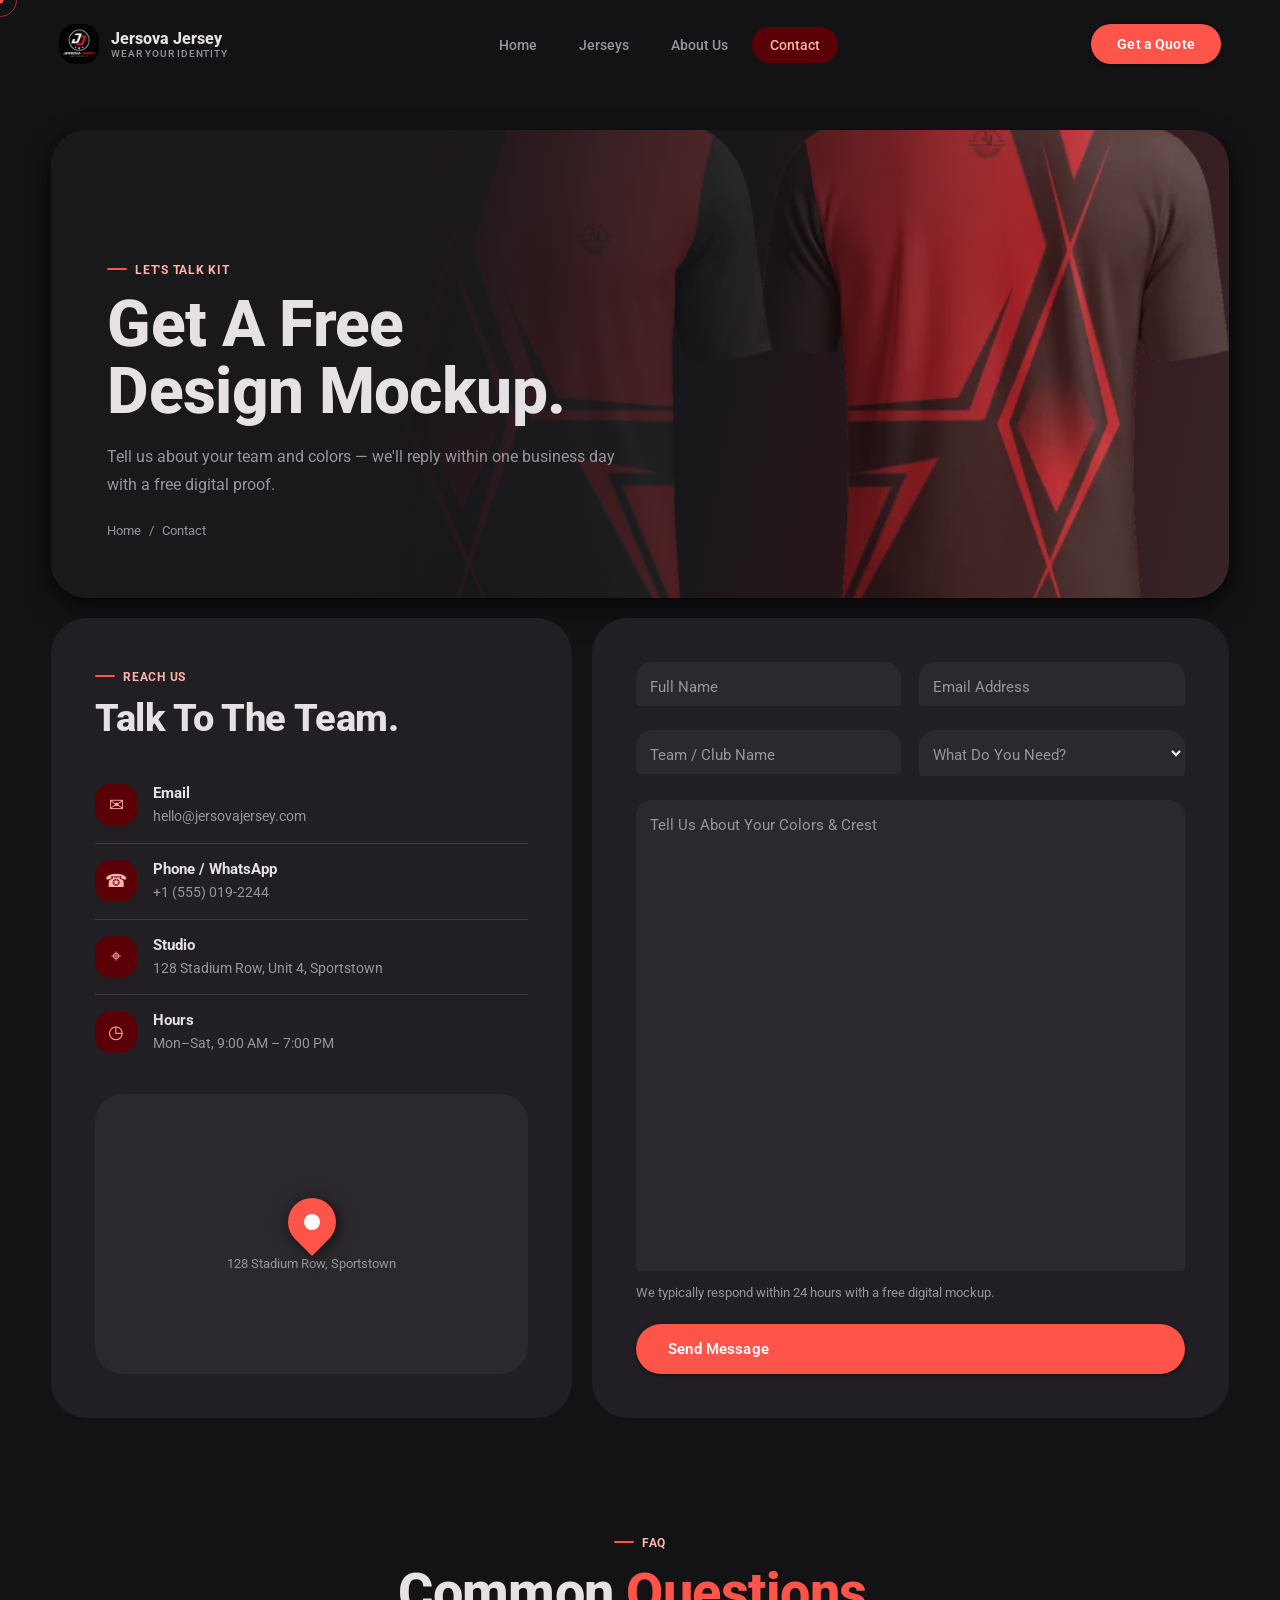
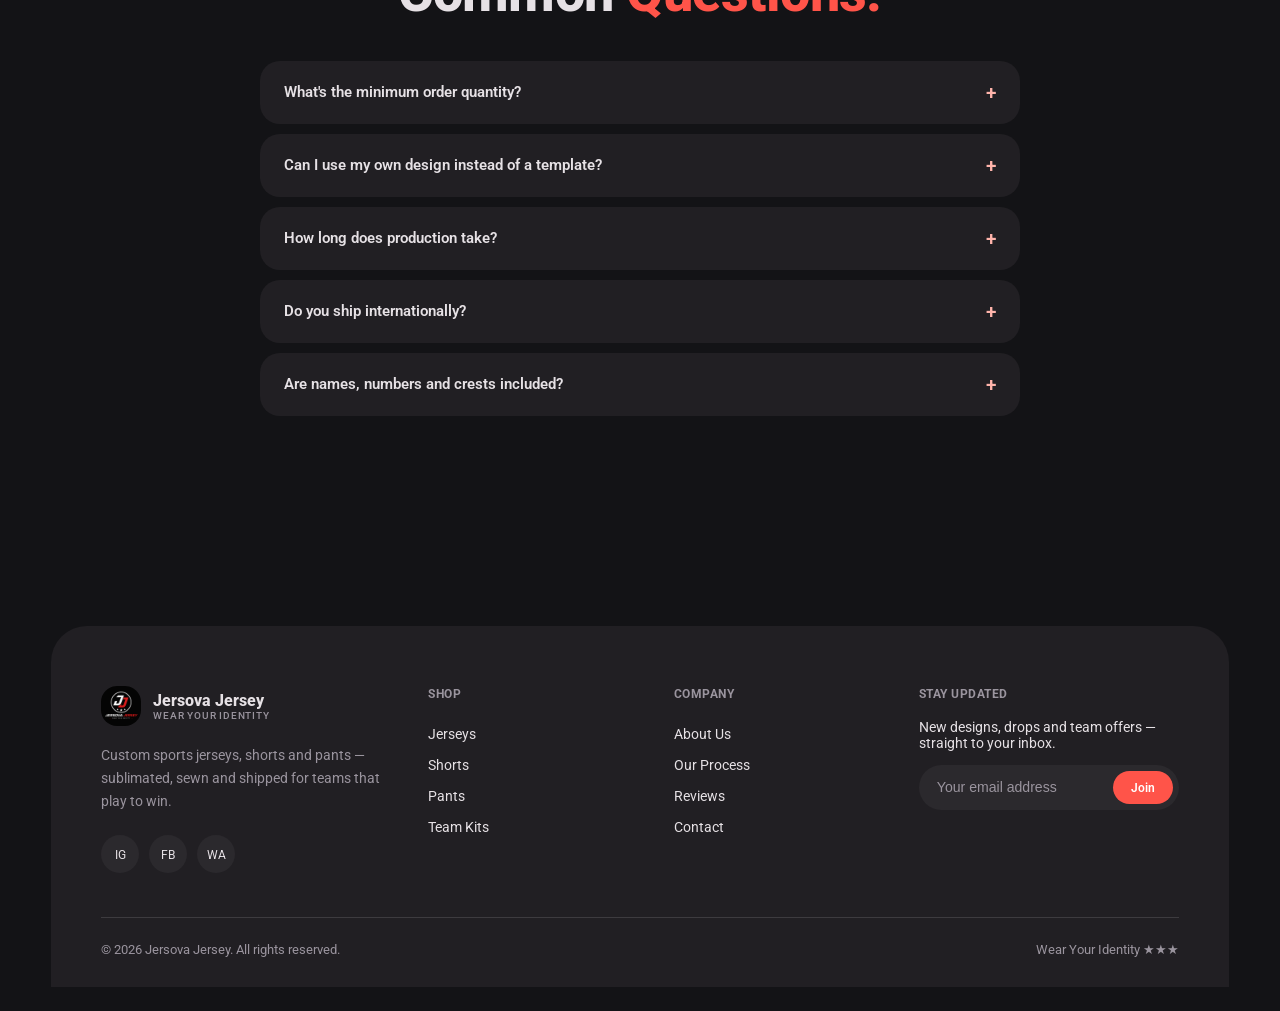
<file: site/contact.html>
<!DOCTYPE html>
<html lang="en">
<head>
<meta charset="UTF-8">
<meta name="viewport" content="width=device-width, initial-scale=1.0">
<title>Contact Us — Jersova Jersey</title>
<meta name="description" content="Get in touch with Jersova Jersey for a free custom kit mockup — jerseys, shorts and pants for teams worldwide.">
<link rel="icon" href="images/logo.png">
<link rel="preconnect" href="https://fonts.googleapis.com">
<link rel="preconnect" href="https://fonts.gstatic.com" crossorigin>
<link href="https://fonts.googleapis.com/css2?family=Roboto:wght@400;500;700;900&display=swap" rel="stylesheet">
<link rel="stylesheet" href="css/style.css">
</head>
<body>

<div class="noise-layer"></div>
<div class="cursor-dot"></div>
<div class="cursor-ring"></div>

<div id="loader">
  <div class="loader-logo">JJ</div>
  <div class="loader-bar"></div>
</div>

<!-- ============ NAV ============ -->
<header id="siteHeader">
  <div class="container">
    <nav>
      <a href="index.html" class="brand">
        <img src="images/logo.png" alt="Jersova Jersey logo">
        <span>Jersova Jersey<small>Wear Your Identity</small></span>
      </a>
      <ul class="nav-links">
        <li><a href="index.html">Home</a></li>
        <li><a href="jerseys.html">Jerseys</a></li>
        <li><a href="about.html">About Us</a></li>
        <li><a href="contact.html" class="active">Contact</a></li>
      </ul>
      <div class="nav-cta">
        <a href="contact.html" class="btn btn-primary"><span class="shine"></span>Get a Quote</a>
        <button class="burger" id="burger" aria-label="Menu"><span></span><span></span><span></span></button>
      </div>
    </nav>
  </div>
</header>

<div class="mobile-menu" id="mobileMenu">
  <a href="index.html">Home</a>
  <a href="jerseys.html">Jerseys</a>
  <a href="about.html">About Us</a>
  <a href="contact.html">Contact</a>
</div>

<!-- ============ PAGE HERO ============ -->
<section class="page-hero">
  <div class="container">
    <div class="page-hero-card">
      <div class="hero-bg" style="background-image:url('images/catalog/jerseys/25.webp');"></div>
      <div class="hero-scrim"></div>
      <div class="page-hero-inner" data-reveal>
        <div class="eyebrow">Let's Talk Kit</div>
        <h1>Get A Free<br>Design Mockup.</h1>
        <p>Tell us about your team and colors — we'll reply within one business day with a free digital proof.</p>
        <div class="breadcrumb"><a href="index.html">Home</a><span>/</span><span>Contact</span></div>
      </div>
    </div>
  </div>
</section>

<!-- ============ CONTACT GRID ============ -->
<section class="section-pad" style="padding-top:20px;">
  <div class="container contact-grid">

    <div class="contact-info-col" data-reveal="left">
      <div class="eyebrow">Reach Us</div>
      <h2 class="section-title" style="font-size:clamp(1.8rem,3vw,2.4rem);">Talk To The Team.</h2>
      <div style="margin-top:30px;">
        <div class="info-card">
          <div class="ic">✉</div>
          <div><h4>Email</h4><p>hello@jersovajersey.com</p></div>
        </div>
        <div class="info-card">
          <div class="ic">☎</div>
          <div><h4>Phone / WhatsApp</h4><p>+1 (555) 019-2244</p></div>
        </div>
        <div class="info-card">
          <div class="ic">⌖</div>
          <div><h4>Studio</h4><p>128 Stadium Row, Unit 4, Sportstown</p></div>
        </div>
        <div class="info-card">
          <div class="ic">◷</div>
          <div><h4>Hours</h4><p>Mon–Sat, 9:00 AM – 7:00 PM</p></div>
        </div>
      </div>
      <div class="map-box">
        <div class="pin"></div>
        <span>128 Stadium Row, Sportstown</span>
      </div>
    </div>

    <div data-reveal="right">
      <form class="contact-form" id="contactForm">
        <div class="form-row">
          <div class="field">
            <input type="text" name="name" required>
            <label>Full Name</label>
          </div>
          <div class="field">
            <input type="email" name="email" required>
            <label>Email Address</label>
          </div>
        </div>
        <div class="form-row">
          <div class="field">
            <input type="text" name="team" required>
            <label>Team / Club Name</label>
          </div>
          <div class="field">
            <select name="product" required>
              <option value="" disabled selected hidden></option>
              <option>Jerseys</option>
              <option>Shorts</option>
              <option>Pants</option>
              <option>Full Kit</option>
            </select>
            <label>What Do You Need?</label>
          </div>
        </div>
        <div class="field field-message">
          <textarea name="message" required></textarea>
          <label>Tell Us About Your Colors &amp; Crest</label>
        </div>
        <p class="form-note">We typically respond within 24 hours with a free digital mockup.</p>
        <button type="submit" class="btn btn-primary"><span class="shine"></span>Send Message</button>
        <div class="form-success" id="formSuccess">✓ Thanks! Your message has been received — we'll be in touch shortly.</div>
      </form>
    </div>

  </div>
</section>

<!-- ============ FAQ ============ -->
<section class="section-pad" style="padding-top:0;">
  <div class="container" style="max-width:760px;">
    <div data-reveal style="text-align:center;margin-bottom:40px;">
      <div class="eyebrow" style="justify-content:center;">FAQ</div>
      <h2 class="section-title">Common <em>Questions.</em></h2>
    </div>
    <div id="faqList">
      <div class="faq">
        <div class="faq-q"><span>What's the minimum order quantity?</span><span class="plus">+</span></div>
        <div class="faq-a"><p>There's no strict minimum — we've produced single jerseys and full 40-player academy orders. Bulk pricing kicks in from 10+ units.</p></div>
      </div>
      <div class="faq">
        <div class="faq-q"><span>Can I use my own design instead of a template?</span><span class="plus">+</span></div>
        <div class="faq-a"><p>Absolutely. Send your artwork, colors or reference images and our designers will build a fully custom mockup around it.</p></div>
      </div>
      <div class="faq">
        <div class="faq-q"><span>How long does production take?</span><span class="plus">+</span></div>
        <div class="faq-a"><p>Most orders ship within 2–3 weeks of design approval, depending on order size and season demand.</p></div>
      </div>
      <div class="faq">
        <div class="faq-q"><span>Do you ship internationally?</span><span class="plus">+</span></div>
        <div class="faq-a"><p>Yes — we currently ship to 24 countries with tracked delivery included on every order.</p></div>
      </div>
      <div class="faq">
        <div class="faq-q"><span>Are names, numbers and crests included?</span><span class="plus">+</span></div>
        <div class="faq-a"><p>Yes, player names, squad numbers and club crests are included at no extra cost on every jersey.</p></div>
      </div>
    </div>
  </div>
</section>

<!-- ============ FOOTER ============ -->
<footer>
  <div class="container">
    <div class="footer-grid">
      <div class="footer-brand">
        <a href="index.html" class="brand"><img src="images/logo.png" alt="logo"><span>Jersova Jersey<small>Wear Your Identity</small></span></a>
        <p>Custom sports jerseys, shorts and pants — sublimated, sewn and shipped for teams that play to win.</p>
        <div class="social">
          <a href="#" aria-label="Instagram">IG</a>
          <a href="#" aria-label="Facebook">FB</a>
          <a href="#" aria-label="WhatsApp">WA</a>
        </div>
      </div>
      <div class="fcol">
        <h5>Shop</h5>
        <a href="jerseys.html">Jerseys</a>
        <a href="jerseys.html">Shorts</a>
        <a href="jerseys.html">Pants</a>
        <a href="jerseys.html">Team Kits</a>
      </div>
      <div class="fcol">
        <h5>Company</h5>
        <a href="about.html">About Us</a>
        <a href="about.html">Our Process</a>
        <a href="index.html#testimonials">Reviews</a>
        <a href="contact.html">Contact</a>
      </div>
      <div class="fcol">
        <h5>Stay Updated</h5>
        <p style="color:var(--muted);font-size:.85rem;margin-bottom:14px;">New designs, drops and team offers — straight to your inbox.</p>
        <form class="newsletter" onsubmit="return false;">
          <input type="email" placeholder="Your email address" required>
          <button type="submit">Join</button>
        </form>
      </div>
    </div>
    <div class="footer-bottom">
      <span>© 2026 Jersova Jersey. All rights reserved.</span>
      <span>Wear Your Identity ★★★</span>
    </div>
  </div>
</footer>

<button class="totop" id="totop" aria-label="Back to top">↑</button>

<script src="js/common.js"></script>
<script>
/* ============ CONTACT FORM ============ */
const contactForm=document.getElementById('contactForm');
const formSuccess=document.getElementById('formSuccess');
contactForm.addEventListener('submit',e=>{
  e.preventDefault();
  formSuccess.classList.add('show');
  contactForm.querySelectorAll('input,textarea,select').forEach(el=>el.blur());
  setTimeout(()=>{ contactForm.reset(); },50);
});

/* ============ FAQ ACCORDION ============ */
document.querySelectorAll('.faq').forEach(item=>{
  const q=item.querySelector('.faq-q'), a=item.querySelector('.faq-a');
  q.addEventListener('click',()=>{
    const isOpen=item.classList.contains('open');
    document.querySelectorAll('.faq').forEach(f=>{f.classList.remove('open');f.querySelector('.faq-a').style.maxHeight=null;});
    if(!isOpen){ item.classList.add('open'); a.style.maxHeight=a.scrollHeight+'px'; }
  });
});
</script>
</body>
</html>
</file>
<file: css/style.css>
/* ============ RESET & BASE — Material You / Pixel theme ============ */
*,*::before,*::after{margin:0;padding:0;box-sizing:border-box;}
:root{
  --bg:#131316;
  --surface:#1c1b1f;
  --surface-container:#211f23;
  --surface-high:#2b292d;
  --surface-low:#19181b;
  --on-surface:#e6e1e5;
  --on-surface-var:#9a949e;
  --outline:rgba(230,225,229,.14);
  --outline-strong:rgba(230,225,229,.24);
  --primary:#ffb4ab;
  --primary-strong:#ff5449;
  --primary-container:#5c0007;
  --on-primary:#ffffff;
  --secondary:#e7bdb6;
  --r-xs:10px;
  --r-sm:16px;
  --r-md:20px;
  --r-lg:28px;
  --r-xl:36px;
  --r-full:100px;
  --e1:0 1px 2px rgba(0,0,0,.5),0 1px 4px rgba(0,0,0,.35);
  --e2:0 4px 10px rgba(0,0,0,.4),0 2px 20px rgba(0,0,0,.3);
  --e3:0 12px 28px rgba(0,0,0,.5),0 4px 10px rgba(0,0,0,.3);
  --ease:cubic-bezier(.2,0,0,1);
  --ease-em:cubic-bezier(.3,0,.1,1);
}
html{scroll-behavior:smooth;}
body{
  background:var(--bg);
  color:var(--on-surface);
  font-family:'Roboto','Segoe UI',Helvetica,Arial,sans-serif;
  overflow-x:hidden;
  cursor:none;
  font-size:16px;
}
img{max-width:100%;display:block;}
a{color:inherit;text-decoration:none;}
ul{list-style:none;}
button{font-family:inherit;cursor:none;border:none;outline:none;background:none;}
::selection{background:var(--primary-strong);color:#fff;}
::-webkit-scrollbar{width:9px;}
::-webkit-scrollbar-track{background:var(--bg);}
::-webkit-scrollbar-thumb{background:var(--primary-strong);border-radius:10px;}

.container{width:min(1240px,92%);margin-inline:auto;}
.eyebrow{
  display:inline-flex;align-items:center;gap:8px;
  font-size:.78rem;letter-spacing:.06em;text-transform:uppercase;
  color:var(--primary);font-weight:700;margin-bottom:14px;
}
.eyebrow::before{content:"";width:20px;height:2px;border-radius:2px;background:var(--primary-strong);}
h1,h2,h3{font-family:'Roboto',Arial,sans-serif;font-weight:800;text-transform:none;letter-spacing:-.01em;line-height:1.05;}
.section-title{font-size:clamp(2rem,4.6vw,3.4rem);margin-bottom:14px;font-weight:800;}
.section-title em{font-style:normal;color:var(--primary-strong);}
.section-sub{color:var(--on-surface-var);max-width:560px;font-size:1.02rem;line-height:1.65;}
.section-pad{padding:110px 0;position:relative;}

/* ---- Material buttons ---- */
.btn{
  display:inline-flex;align-items:center;gap:10px;
  padding:16px 32px;border-radius:var(--r-full);font-weight:600;
  font-size:.95rem;letter-spacing:.01em;text-transform:none;
  position:relative;overflow:hidden;transition:transform .3s var(--ease-em),box-shadow .3s var(--ease-em),background .3s var(--ease);
}
.btn-primary{background:var(--primary-strong);color:#fff;box-shadow:var(--e1);}
.btn-primary:hover{transform:translateY(-2px);box-shadow:var(--e2);}
.btn-ghost{border:1px solid var(--outline-strong);color:var(--on-surface);background:transparent;}
.btn-ghost:hover{background:var(--surface-high);border-color:var(--on-surface-var);}
.btn span.shine{display:none;}
.ripple{position:absolute;border-radius:50%;background:rgba(255,255,255,.35);transform:scale(0);animation:rippleFx .6s var(--ease-em) forwards;pointer-events:none;}
@keyframes rippleFx{to{transform:scale(2.6);opacity:0;}}

/* reveal-on-scroll */
[data-reveal]{opacity:0;transform:translateY(36px);transition:opacity .8s var(--ease-em),transform .8s var(--ease-em);}
[data-reveal].in{opacity:1;transform:translateY(0);}
[data-reveal="left"]{transform:translateX(-50px);}
[data-reveal="left"].in{transform:translateX(0);}
[data-reveal="right"]{transform:translateX(50px);}
[data-reveal="right"].in{transform:translateX(0);}
[data-reveal="scale"]{transform:scale(.9);}
[data-reveal="scale"].in{transform:scale(1);}

/* ============ CUSTOM CURSOR ============ */
.cursor-dot,.cursor-ring{position:fixed;top:0;left:0;pointer-events:none;z-index:9999;border-radius:50%;transform:translate(-50%,-50%);}
.cursor-dot{width:7px;height:7px;background:var(--primary-strong);}
.cursor-ring{width:34px;height:34px;border:1.5px solid rgba(255,84,73,.55);transition:width .25s var(--ease-em),height .25s var(--ease-em),border-color .25s,background .25s;}
.cursor-ring.hovered{width:56px;height:56px;background:rgba(255,84,73,.14);border-color:var(--primary-strong);}
@media(hover:none){.cursor-dot,.cursor-ring{display:none;}body{cursor:auto;}}

/* ============ LOADER ============ */
#loader{position:fixed;inset:0;background:var(--bg);z-index:99999;display:flex;align-items:center;justify-content:center;flex-direction:column;gap:18px;transition:opacity .6s var(--ease-em),visibility .6s var(--ease-em);}
#loader.hide{opacity:0;visibility:hidden;}
.loader-logo{width:64px;height:64px;border-radius:var(--r-lg);background:var(--primary-strong);display:flex;align-items:center;justify-content:center;font-weight:800;font-size:1.3rem;color:#fff;animation:pulseLogo 1.4s ease-in-out infinite;}
@keyframes pulseLogo{0%,100%{transform:scale(1);box-shadow:0 0 0 0 rgba(255,84,73,.4);}50%{transform:scale(1.06);box-shadow:0 0 0 14px rgba(255,84,73,0);}}
.loader-bar{width:160px;height:4px;background:var(--surface-high);overflow:hidden;border-radius:4px;}
.loader-bar::after{content:"";display:block;width:40%;height:100%;background:var(--primary-strong);border-radius:4px;animation:loaderslide 1.1s ease-in-out infinite;}
@keyframes loaderslide{0%{transform:translateX(-100%);}100%{transform:translateX(350%);}}

/* ============ BG FX ============ */
.noise-layer{display:none;}
.glow-orb{position:absolute;border-radius:50%;filter:blur(90px);opacity:.28;pointer-events:none;z-index:0;}

/* ============ NAV — floating Material pill bar ============ */
header{position:fixed;top:0;left:0;width:100%;z-index:1000;padding:18px 0;transition:all .4s var(--ease-em);}
header .container{background:transparent;border-radius:var(--r-full);transition:all .4s var(--ease-em);}
header.scrolled .container{background:rgba(28,27,31,.88);backdrop-filter:blur(20px);box-shadow:var(--e2);border:1px solid var(--outline);padding-inline:8px;}
header.scrolled{padding:12px 0;}
nav{display:flex;align-items:center;justify-content:space-between;padding:6px 8px;}
.brand{display:flex;align-items:center;gap:12px;font-weight:800;font-size:1rem;letter-spacing:0;text-transform:none;}
.brand img{width:40px;height:40px;border-radius:var(--r-sm);}
.brand small{display:block;font-size:.62rem;letter-spacing:.08em;color:var(--on-surface-var);font-weight:500;text-transform:uppercase;}
.nav-links{display:flex;gap:6px;align-items:center;}
.nav-links a{position:relative;font-size:.86rem;font-weight:500;letter-spacing:0;text-transform:none;color:var(--on-surface-var);padding:10px 18px;border-radius:var(--r-full);transition:all .3s var(--ease-em);}
.nav-links a:hover{background:var(--surface-high);color:var(--on-surface);}
.nav-links a.active{background:var(--primary-container);color:var(--primary);}
.nav-links a::after{display:none;}
.nav-cta{display:flex;align-items:center;gap:12px;}
.nav-cta .btn-primary{padding:12px 26px;font-size:.86rem;}
.burger{display:none;flex-direction:column;gap:5px;width:30px;z-index:1200;}
.burger span{height:2px;background:#fff;border-radius:2px;transition:all .35s var(--ease-em);}
.burger.open span:nth-child(1){transform:translateY(7px) rotate(45deg);}
.burger.open span:nth-child(2){opacity:0;}
.burger.open span:nth-child(3){transform:translateY(-7px) rotate(-45deg);}

/* mobile nav */
.mobile-menu{position:fixed;inset:0;background:var(--surface);z-index:1100;display:flex;flex-direction:column;align-items:center;justify-content:center;gap:24px;
  clip-path:circle(0% at 92% 5%);transition:clip-path .55s var(--ease-em);}
.mobile-menu.open{clip-path:circle(150% at 92% 5%);}
.mobile-menu a{font-size:1.5rem;font-weight:700;text-transform:none;padding:10px 24px;border-radius:var(--r-full);}
.mobile-menu a:active{background:var(--surface-high);}

/* ============ PAGE HERO (inner pages) — rounded widget card ============ */
.page-hero{padding-top:130px;padding-bottom:0;position:relative;}
.page-hero-card{position:relative;border-radius:var(--r-xl);overflow:hidden;min-height:52vh;display:flex;align-items:flex-end;box-shadow:var(--e3);}
.page-hero-card .hero-bg{position:absolute;inset:0;background-size:auto 130%;background-position:right center;background-repeat:no-repeat;z-index:0;background-color:var(--surface-container);}
.page-hero-card .hero-scrim{position:absolute;inset:0;z-index:1;
  background:linear-gradient(100deg,var(--surface-low) 30%,rgba(19,19,22,.7) 55%,rgba(92,0,7,.3) 80%,rgba(255,84,73,.1) 100%);}
.page-hero-inner{position:relative;z-index:2;text-align:left;padding:60px 56px;}
.page-hero h1{font-size:clamp(2.4rem,6vw,4rem);font-weight:800;}
.page-hero p{color:var(--on-surface-var);max-width:520px;margin:18px 0 0;font-size:1.03rem;line-height:1.7;}
.breadcrumb{margin-top:24px;display:flex;gap:8px;color:var(--on-surface-var);font-size:.82rem;}
.breadcrumb a:hover{color:var(--primary);}

/* ============ HERO (home) — Material widget hero ============ */
.hero{min-height:96vh;display:flex;align-items:center;position:relative;padding-top:130px;padding-bottom:60px;}
.hero-grid{display:flex;align-items:center;justify-content:space-between;gap:40px;position:relative;z-index:2;}
.hero-grid>div:first-child{flex:1 1 480px;max-width:560px;}
.hero-title{font-size:clamp(2.6rem,6vw,4.6rem);font-weight:800;}
.hero-title .line{display:block;overflow:hidden;}
.hero-title .line span{display:inline-block;transform:translateY(110%);animation:riseUp .8s var(--ease-em) forwards;}
.hero-title .line:nth-child(1) span{animation-delay:.1s;}
.hero-title .line:nth-child(2) span{animation-delay:.24s;color:var(--primary-strong);}
.hero-title .line:nth-child(3) span{animation-delay:.38s;}
@keyframes riseUp{to{transform:translateY(0);}}
.hero p.lead{margin:24px 0 34px;color:var(--on-surface-var);font-size:1.06rem;max-width:460px;line-height:1.7;
  opacity:0;animation:fadeUp .8s var(--ease-em) .6s forwards;}
.hero .btn-row{display:flex;gap:16px;flex-wrap:wrap;opacity:0;animation:fadeUp .8s var(--ease-em) .78s forwards;}
@keyframes fadeUp{from{opacity:0;transform:translateY(20px);}to{opacity:1;transform:translateY(0);}}

.hero-visual{position:relative;display:flex;align-items:center;justify-content:center;min-height:480px;max-width:420px;margin-inline:auto;}
.hero-blob{position:absolute;top:-10%;left:-10%;width:120%;height:120%;border-radius:42% 58% 65% 35%/48% 40% 60% 52%;
  background:linear-gradient(135deg,var(--primary-container),var(--primary-strong) 70%);
  filter:blur(2px);opacity:.9;animation:blobMorph 9s ease-in-out infinite;}
@keyframes blobMorph{0%,100%{border-radius:42% 58% 65% 35%/48% 40% 60% 52%;transform:rotate(0deg) scale(1);}50%{border-radius:58% 42% 35% 65%/40% 62% 38% 60%;transform:rotate(8deg) scale(1.04);}}
.hero-card{position:relative;z-index:2;background:var(--surface-container);border-radius:var(--r-xl);padding:36px;box-shadow:var(--e3);
  animation:float 5.5s ease-in-out infinite;border:1px solid var(--outline);}
@keyframes float{0%,100%{transform:translateY(0);}50%{transform:translateY(-16px);}}
.hero-card img{width:min(340px,72vw);margin:0 auto;}
.hero-slideshow{position:relative;width:min(340px,72vw);aspect-ratio:1/1;margin:0 auto;}
.hero-slideshow .slide{position:absolute;inset:0;width:100%;height:100%;object-fit:contain;margin:0;
  opacity:0;transform:scale(1.06);transition:opacity 1.1s var(--ease-em),transform 1.6s var(--ease-em);pointer-events:none;}
.hero-slideshow .slide.active{opacity:1;transform:scale(1);pointer-events:auto;z-index:1;}
.hero-slideshow-dots{display:flex;justify-content:center;gap:7px;margin-top:14px;}
.hero-slideshow-dots span{width:6px;height:6px;border-radius:50%;background:var(--outline-strong);transition:all .35s var(--ease-em);}
.hero-slideshow-dots span.active{background:var(--primary-strong);width:20px;border-radius:6px;}
.hero-badge{position:absolute;background:var(--surface-container);border:1px solid var(--outline);box-shadow:var(--e2);
  border-radius:var(--r-lg);padding:14px 20px;font-size:.78rem;font-weight:600;letter-spacing:0;text-transform:none;
  display:flex;align-items:center;gap:10px;animation:floatSlow 4.5s ease-in-out infinite;z-index:3;white-space:nowrap;}
.hero-badge b{color:var(--primary);font-size:1rem;font-weight:800;}
.badge-1{top:0;left:-18px;animation-delay:.2s;}
.badge-2{bottom:0;right:-18px;animation-delay:1s;}
@keyframes floatSlow{0%,100%{transform:translateY(0);}50%{transform:translateY(-12px);}}
@media(max-width:1000px){
  .hero-visual{flex-direction:column;gap:16px;min-height:0;padding:24px 0 8px;overflow:hidden;}
  .hero-badge{position:static;margin-top:0;animation:none;white-space:normal;font-size:.76rem;padding:12px 16px;}
}

.scroll-cue{position:absolute;left:50%;bottom:20px;transform:translateX(-50%);display:flex;flex-direction:column;align-items:center;gap:8px;color:var(--on-surface-var);font-size:.68rem;letter-spacing:.15em;text-transform:uppercase;z-index:3;}
.scroll-cue .stick{width:2px;height:34px;border-radius:2px;background:var(--surface-high);position:relative;overflow:hidden;}
.scroll-cue .stick::after{content:"";position:absolute;top:-34px;left:0;width:100%;height:34px;background:var(--primary-strong);border-radius:2px;animation:scrollDown 1.8s ease-in-out infinite;}
@keyframes scrollDown{0%{top:-34px;}100%{top:34px;}}

/* ============ IMAGE STRIP — rounded Material gallery row ============ */
.bleed-strip{display:grid;grid-template-columns:repeat(4,1fr);width:100%;position:relative;z-index:2;gap:16px;}
.bleed-tile{position:relative;aspect-ratio:3/4;overflow:hidden;background:var(--surface-container);border-radius:var(--r-lg);
  box-shadow:var(--e1);transition:box-shadow .4s var(--ease-em),transform .4s var(--ease-em);}
.bleed-tile:hover{box-shadow:var(--e3);transform:translateY(-6px);}
.bleed-tile img{position:absolute;inset:0;width:100%;height:100%;object-fit:contain;padding:14%;transition:transform .6s var(--ease-em);}
.bleed-tile:hover img{transform:scale(1.08);}
.bleed-tile::before{content:"";position:absolute;inset:0;background:linear-gradient(0deg,rgba(0,0,0,.55),transparent 55%);opacity:0;transition:opacity .4s var(--ease-em);z-index:1;}
.bleed-tile:hover::before{opacity:1;}
.bleed-cap{position:absolute;left:18px;bottom:16px;z-index:2;font-weight:700;letter-spacing:0;font-size:.9rem;color:#fff;
  opacity:0;transform:translateY(12px);transition:all .4s var(--ease-em);}
.bleed-tile:hover .bleed-cap{opacity:1;transform:translateY(0);}
@media(max-width:900px){.bleed-strip{grid-template-columns:repeat(2,1fr);}}

/* ============ MARQUEE ============ */
.marquee{padding:16px 0;background:var(--primary-strong);position:relative;z-index:2;overflow:hidden;}
.marquee-track{display:flex;width:max-content;animation:scrollX 26s linear infinite;}
.marquee-track span{display:flex;align-items:center;gap:16px;font-weight:700;font-size:1.05rem;letter-spacing:0;text-transform:none;padding-right:36px;white-space:nowrap;color:#fff;}
.marquee-track span i{width:6px;height:6px;border-radius:50%;background:rgba(255,255,255,.7);display:inline-block;}
@keyframes scrollX{from{transform:translateX(0);}to{transform:translateX(-50%);}}

/* ============ STATS ============ */
.stats{display:grid;grid-template-columns:repeat(4,1fr);gap:16px;position:relative;z-index:2;}
.stat{text-align:center;padding:36px 14px;background:var(--surface-container);border-radius:var(--r-lg);transition:transform .35s var(--ease-em),background .35s;}
.stat:hover{transform:translateY(-8px);background:var(--surface-high);}
.stat .num{font-size:clamp(2rem,3.4vw,2.6rem);font-weight:800;color:var(--primary);}
.stat .lbl{margin-top:8px;font-size:.8rem;letter-spacing:.02em;text-transform:none;color:var(--on-surface-var);}

/* ============ PRODUCTS / CATALOG — Material elevated cards ============ */
.tabs{display:flex;gap:10px;margin:32px 0 40px;flex-wrap:wrap;}
.tab-btn{padding:11px 24px;border-radius:var(--r-full);border:1px solid var(--outline-strong);font-size:.85rem;font-weight:600;letter-spacing:0;text-transform:none;color:var(--on-surface-var);transition:all .3s var(--ease-em);position:relative;overflow:hidden;}
.tab-btn.active,.tab-btn:hover{background:var(--primary-container);color:var(--primary);border-color:var(--primary-container);}
#sleeveTabs{opacity:0;max-height:0;overflow:hidden;margin-top:0 !important;transition:opacity .4s var(--ease-em),max-height .4s var(--ease-em),margin .4s var(--ease-em);}
#sleeveTabs.show{opacity:1;max-height:80px;margin-top:0 !important;margin-bottom:6px;}
#sleeveTabs .tab-btn{padding:9px 20px;font-size:.76rem;border-color:transparent;background:var(--surface-container);color:var(--on-surface-var);}
#sleeveTabs .tab-btn.active,#sleeveTabs .tab-btn:hover{background:var(--primary-strong);color:#fff;}
.grid-products{display:grid;grid-template-columns:repeat(4,1fr);gap:20px;}
.grid-products.dense{grid-template-columns:repeat(5,1fr);gap:16px;}
.card{position:relative;overflow:hidden;background:var(--surface-container);border-radius:var(--r-md);
  box-shadow:var(--e1);transition:transform .3s var(--ease-em),box-shadow .3s var(--ease-em);transform-style:preserve-3d;perspective:900px;}
.card:hover{box-shadow:var(--e3);transform:translateY(-6px);}
.card .imgbox{aspect-ratio:1/1;display:flex;align-items:center;justify-content:center;padding:22px;position:relative;overflow:hidden;cursor:none;background:var(--surface-low);border-radius:var(--r-md) var(--r-md) 0 0;}
.card .imgbox::before{content:"";position:absolute;inset:0;background:radial-gradient(circle at 50% 20%,rgba(255,84,73,.16),transparent 65%);opacity:0;transition:opacity .4s var(--ease-em);z-index:1;}
.card:hover .imgbox::before{opacity:1;}
.card img{width:100%;position:relative;z-index:0;transition:transform .5s var(--ease-em);}
.card:hover img{transform:scale(1.06);}
.card .info{padding:16px 18px 20px;position:relative;z-index:2;}
.card .info .tag{display:inline-block;font-size:.66rem;letter-spacing:.04em;text-transform:uppercase;color:var(--primary);font-weight:700;
  background:var(--primary-container);padding:4px 10px;border-radius:var(--r-full);}
.card .info h4{font-size:1rem;margin-top:8px;text-transform:none;letter-spacing:0;font-weight:600;color:var(--on-surface);}
.card .view-btn{position:absolute;top:14px;right:14px;width:36px;height:36px;background:var(--surface-container);border-radius:50%;
  border:1px solid var(--outline);display:flex;align-items:center;justify-content:center;opacity:0;transform:translateY(-8px) scale(.8);
  transition:all .3s var(--ease-em);z-index:3;font-size:.85rem;}
.card:hover .view-btn{opacity:1;transform:translateY(0) scale(1);background:var(--primary-strong);border-color:var(--primary-strong);}
.grid-fade{animation:gridFade .5s var(--ease-em);}
@keyframes gridFade{from{opacity:0;transform:translateY(16px);}to{opacity:1;transform:translateY(0);}}
.catalog-count{color:var(--on-surface-var);font-size:.86rem;margin-bottom:22px;}
.catalog-count b{color:var(--on-surface);}

/* ============ LIGHTBOX ============ */
.lightbox{position:fixed;inset:0;z-index:5000;overflow-y:auto;padding:20px 0;background:rgba(10,10,12,.9);backdrop-filter:blur(14px);
  display:flex;align-items:center;justify-content:center;opacity:0;visibility:hidden;transition:opacity .4s var(--ease-em),visibility .4s var(--ease-em);}
.lightbox.open{opacity:1;visibility:visible;}
.lightbox-inner{position:relative;width:min(720px,88vw);text-align:center;transform:scale(.92);transition:transform .4s var(--ease-em);
  background:var(--surface-container);border-radius:var(--r-xl);padding:44px;box-shadow:var(--e3);margin:auto;}
.lightbox.open .lightbox-inner{transform:scale(1);}
.lightbox-imgbox{background:var(--surface-low);border-radius:var(--r-md);padding:24px;display:flex;align-items:center;justify-content:center;}
.lightbox-inner img{margin:0 auto;max-height:36vh;width:auto;}
.lightbox-tag{display:inline-block;font-size:.66rem;letter-spacing:.04em;text-transform:uppercase;color:var(--primary);font-weight:700;
  background:var(--primary-container);padding:5px 12px;border-radius:var(--r-full);margin-top:22px;}
.lightbox-cap{margin-top:14px;font-weight:800;letter-spacing:0;font-size:1.3rem;}
.lightbox-cap span{display:block;color:var(--on-surface-var);font-size:.8rem;font-weight:500;margin-top:6px;text-transform:none;letter-spacing:0;}
.lightbox-desc{color:var(--on-surface-var);font-size:.9rem;line-height:1.6;max-width:440px;margin:10px auto 0;}
.lightbox-actions{margin-top:26px;display:flex;gap:14px;justify-content:center;flex-wrap:wrap;}
.lightbox-close,.lightbox-prev,.lightbox-next{position:absolute;width:44px;height:44px;border-radius:50%;border:1px solid var(--outline);
  background:var(--surface-high);display:flex;align-items:center;justify-content:center;font-size:1.05rem;transition:all .3s var(--ease-em);}
.lightbox-close:hover,.lightbox-prev:hover,.lightbox-next:hover{background:var(--primary-strong);border-color:var(--primary-strong);}
.lightbox-close{top:12px;right:12px;}
.lightbox-prev{top:50%;left:-58px;transform:translateY(-50%);}
.lightbox-next{top:50%;right:-58px;transform:translateY(-50%);}
.lb-suggest{margin-top:22px;padding-top:18px;border-top:1px solid var(--outline);}
.lb-suggest-title{font-size:.72rem;letter-spacing:.06em;text-transform:uppercase;font-weight:700;color:var(--on-surface-var);margin-bottom:12px;}
.lb-suggest-row{display:grid;grid-template-columns:repeat(6,1fr);gap:10px;}
.lb-suggest-item{background:var(--surface-low);border:1px solid transparent;border-radius:var(--r-md);padding:8px;color:inherit;font:inherit;cursor:pointer;transition:border-color .25s,transform .25s;}
.lb-suggest-item:hover{border-color:var(--primary);transform:translateY(-3px);}
.lb-suggest-item img{width:100%;aspect-ratio:1/1;object-fit:contain;}
.lb-suggest-item span{display:block;margin-top:6px;font-size:.66rem;line-height:1.3;color:var(--on-surface-var);}
@media(max-width:760px){.lb-suggest-row{grid-template-columns:repeat(3,1fr);}}
@media(max-width:760px){.lightbox-inner{padding:24px;}.lightbox-prev{left:6px;top:150px;}.lightbox-next{right:6px;top:150px;}}

/* ============ WHY US / FEATURES ============ */
.features{display:grid;grid-template-columns:repeat(3,1fr);gap:16px;}
.feature{padding:36px 30px;border-radius:var(--r-lg);position:relative;overflow:hidden;transition:transform .35s var(--ease-em),background .35s;background:var(--surface-container);}
.feature:hover{transform:translateY(-8px);background:var(--surface-high);}
.feature .icon{width:52px;height:52px;border-radius:var(--r-sm);background:var(--primary-container);display:flex;align-items:center;justify-content:center;margin-bottom:22px;
  font-size:1.4rem;color:var(--primary);transition:transform .5s var(--ease-em);}
.feature:hover .icon{transform:rotate(-8deg) scale(1.08);}
.feature h4{font-size:1.08rem;margin-bottom:10px;letter-spacing:0;text-transform:none;font-weight:700;}
.feature p{color:var(--on-surface-var);font-size:.92rem;line-height:1.6;}

/* ============ PROCESS ============ */
.process{position:relative;}
.process-line{position:absolute;top:26px;left:0;right:0;height:2px;background:var(--outline);z-index:0;border-radius:2px;}
.process-line-fill{position:absolute;top:0;left:0;height:100%;width:0;background:var(--primary-strong);transition:width 1.2s var(--ease-em);border-radius:2px;}
.process-steps{display:grid;grid-template-columns:repeat(4,1fr);gap:26px;position:relative;z-index:1;}
.step{text-align:center;}
.step .n{width:52px;height:52px;border-radius:var(--r-md);background:var(--surface-container);border:2px solid var(--primary-strong);display:flex;align-items:center;justify-content:center;
  margin:0 auto 20px;font-weight:800;font-size:1.05rem;transition:transform .35s var(--ease-em),background .35s;}
.step:hover .n{background:var(--primary-strong);transform:scale(1.08) rotate(-6deg);}
.step h4{font-size:1rem;margin-bottom:8px;letter-spacing:0;text-transform:none;font-weight:700;}
.step p{color:var(--on-surface-var);font-size:.85rem;line-height:1.55;}

/* ============ TESTIMONIALS ============ */
.testi-wrap{position:relative;max-width:740px;margin:0 auto;text-align:center;min-height:230px;background:var(--surface-container);border-radius:var(--r-xl);padding:50px 44px;}
.testi{position:absolute;inset:0;opacity:0;transform:translateY(16px);transition:opacity .6s var(--ease-em),transform .6s var(--ease-em);pointer-events:none;padding:50px 44px;}
.testi.active{opacity:1;transform:translateY(0);pointer-events:auto;position:relative;padding:0;}
.testi p.quote{font-size:1.28rem;font-weight:500;line-height:1.6;font-style:normal;}
.testi .stars{color:var(--primary);margin-bottom:18px;letter-spacing:4px;}
.testi .who{margin-top:22px;font-weight:700;text-transform:none;letter-spacing:0;font-size:.85rem;color:var(--on-surface-var);}
.testi-dots{display:flex;justify-content:center;gap:8px;margin-top:30px;}
.testi-dots button{width:8px;height:8px;border-radius:50%;background:var(--outline-strong);transition:all .3s var(--ease-em);}
.testi-dots button.active{background:var(--primary-strong);width:24px;border-radius:6px;}

/* ============ CTA BANNER — Material widget card ============ */
.cta-banner{position:relative;overflow:hidden;padding:80px 40px;text-align:center;border-radius:var(--r-xl);
  background:linear-gradient(120deg,var(--primary-container) 0%,var(--primary-strong) 100%);box-shadow:var(--e3);}
.cta-banner h2{font-size:clamp(2rem,4.6vw,3rem);margin-bottom:16px;font-weight:800;}
.cta-banner p{color:rgba(255,255,255,.9);max-width:520px;margin:0 auto 32px;}

/* ============ ABOUT PAGE ============ */
.split{display:grid;grid-template-columns:1fr 1fr;gap:40px;align-items:stretch;}
.split-plain{display:grid;grid-template-columns:1fr 1fr;gap:50px;align-items:center;}
.split-visual{position:relative;display:flex;align-items:center;justify-content:center;padding:40px;background:var(--surface-container);border-radius:var(--r-xl);overflow:hidden;min-height:420px;}
.split-visual img{position:relative;z-index:2;width:min(360px,90%);}
.split-visual .glow-orb{opacity:.4;}
.split-text{padding:20px;display:flex;flex-direction:column;justify-content:center;}
.timeline{position:relative;padding-left:34px;}
.timeline::before{content:"";position:absolute;left:6px;top:6px;bottom:6px;width:2px;background:var(--outline);border-radius:2px;}
.tl-item{position:relative;padding-bottom:40px;}
.tl-item:last-child{padding-bottom:0;}
.tl-item::before{content:"";position:absolute;left:-34px;top:2px;width:14px;height:14px;border-radius:50%;background:var(--primary-strong);box-shadow:0 0 0 5px var(--primary-container);}
.tl-item .yr{color:var(--primary);font-weight:700;font-size:.8rem;letter-spacing:.04em;text-transform:uppercase;}
.tl-item h4{margin:6px 0 6px;font-size:1.08rem;letter-spacing:0;text-transform:none;font-weight:700;}
.tl-item p{color:var(--on-surface-var);font-size:.92rem;line-height:1.6;max-width:460px;}
.values-grid{display:grid;grid-template-columns:repeat(4,1fr);gap:16px;}
.value-card{text-align:center;padding:30px 18px;background:var(--surface-container);border-radius:var(--r-lg);transition:transform .35s var(--ease-em),background .35s;}
.value-card:hover{transform:translateY(-8px);background:var(--surface-high);}
.value-card .icon{font-size:1.7rem;color:var(--primary);margin-bottom:14px;}
.value-card h4{font-size:.96rem;letter-spacing:0;text-transform:none;margin-bottom:8px;font-weight:700;}
.value-card p{color:var(--on-surface-var);font-size:.82rem;line-height:1.5;}

/* ============ CONTACT PAGE ============ */
.contact-grid{display:grid;grid-template-columns:.9fr 1.1fr;gap:20px;align-items:stretch;}
.contact-info-col{padding:44px;background:var(--surface-container);border-radius:var(--r-xl);}
.info-card{display:flex;gap:16px;padding:16px 0;border-bottom:1px solid var(--outline);transition:transform .3s var(--ease-em);}
.info-card:last-of-type{border-bottom:none;}
.info-card:hover{transform:translateX(6px);}
.info-card .ic{width:42px;height:42px;flex:none;background:var(--primary-container);border-radius:var(--r-sm);display:flex;align-items:center;justify-content:center;color:var(--primary);font-size:1.1rem;}
.info-card h4{font-size:.95rem;letter-spacing:0;text-transform:none;margin-bottom:4px;font-weight:700;}
.info-card p{color:var(--on-surface-var);font-size:.87rem;line-height:1.5;}
.info-card p a:hover{color:var(--primary);}
.contact-form{padding:44px;background:var(--surface-container);border-radius:var(--r-xl);display:flex;flex-direction:column;height:100%;}
.contact-form .field-message{flex:1;display:flex;flex-direction:column;}
.contact-form .field-message textarea{flex:1;height:100%;min-height:140px;}
.form-row{display:grid;grid-template-columns:1fr 1fr;gap:18px;}
.field{position:relative;margin-bottom:24px;}
.field input,.field textarea,.field select{width:100%;background:var(--surface-high);border:1px solid transparent;border-radius:var(--r-sm) var(--r-sm) 4px 4px;color:#fff;
  padding:16px 14px 8px;font-size:.95rem;font-family:inherit;resize:none;transition:border-color .3s var(--ease-em);}
.field input:focus,.field textarea:focus,.field select:focus{border-color:var(--primary-strong);}
.field textarea{min-height:110px;}
.field label{position:absolute;left:14px;top:16px;color:var(--on-surface-var);font-size:.95rem;pointer-events:none;transition:all .25s var(--ease-em);}
.field input:focus~label,.field input:valid~label,.field textarea:focus~label,.field textarea:valid~label,.field.filled label{
  top:6px;font-size:.68rem;color:var(--primary);letter-spacing:.02em;text-transform:uppercase;}
.field::after{display:none;}
.form-note{color:var(--on-surface-var);font-size:.8rem;margin-top:-10px;margin-bottom:24px;}
.form-success{display:none;align-items:center;gap:12px;padding:16px 20px;background:var(--primary-container);border-radius:var(--r-md);
  font-size:.88rem;margin-top:18px;color:var(--primary);}
.form-success.show{display:flex;}
.faq{border-radius:var(--r-md);margin-bottom:10px;overflow:hidden;background:var(--surface-container);}
.faq-q{display:flex;justify-content:space-between;align-items:center;padding:20px 24px;cursor:none;font-weight:600;font-size:.95rem;}
.faq-q .plus{transition:transform .35s var(--ease-em);color:var(--primary);font-size:1.2rem;}
.faq.open{background:var(--surface-high);}
.faq.open .faq-q .plus{transform:rotate(45deg);}
.faq-a{max-height:0;overflow:hidden;transition:max-height .4s var(--ease-em);}
.faq-a p{padding:0 24px 20px;color:var(--on-surface-var);font-size:.88rem;line-height:1.6;}
.map-box{border-radius:var(--r-lg);height:280px;position:relative;overflow:hidden;margin-top:24px;
  background:var(--surface-high);display:flex;align-items:center;justify-content:center;flex-direction:column;gap:10px;}
.map-box .pin{width:48px;height:48px;border-radius:50% 50% 50% 0;background:var(--primary-strong);transform:rotate(-45deg);
  display:flex;align-items:center;justify-content:center;animation:pinBounce 2.2s ease-in-out infinite;box-shadow:var(--e2);}
.map-box .pin::after{content:"";width:16px;height:16px;border-radius:50%;background:#fff;transform:rotate(45deg);}
@keyframes pinBounce{0%,100%{transform:rotate(-45deg) translateY(0);}50%{transform:rotate(-45deg) translateY(-14px);}}
.map-box span{color:var(--on-surface-var);font-size:.82rem;letter-spacing:0;text-transform:none;}

/* ============ FOOTER — rounded bottom sheet ============ */
footer{padding:70px 0 24px;position:relative;z-index:2;margin-top:20px;}
footer .container{background:var(--surface-container);border-radius:var(--r-xl) var(--r-xl) 0 0;padding:60px 50px 30px;}
.footer-grid{display:grid;grid-template-columns:1.4fr 1fr 1fr 1.2fr;gap:40px;padding-bottom:44px;}
.footer-brand p{color:var(--on-surface-var);margin:18px 0 22px;font-size:.9rem;line-height:1.6;max-width:280px;}
.footer-contact{display:flex;flex-direction:column;gap:8px;margin-bottom:22px;}
.footer-contact a{color:var(--on-surface);font-size:.88rem;font-weight:600;transition:color .3s var(--ease-em);width:fit-content;}
.footer-contact a:hover{color:var(--primary);}
.social{display:flex;gap:10px;}
.social a{width:38px;height:38px;border-radius:50%;background:var(--surface-high);display:flex;align-items:center;justify-content:center;font-size:.78rem;transition:all .3s var(--ease-em);}
.social a:hover{background:var(--primary-strong);transform:translateY(-4px);}
.fcol h5{font-size:.78rem;letter-spacing:.04em;text-transform:uppercase;margin-bottom:18px;color:var(--on-surface-var);font-weight:700;}
.fcol a{display:block;color:var(--on-surface);font-size:.9rem;padding:7px 0;transition:all .3s;position:relative;width:fit-content;}
.fcol a:hover{color:var(--primary);padding-left:8px;}
.newsletter{display:flex;background:var(--surface-high);border-radius:var(--r-full);padding:6px 6px 6px 18px;margin-top:6px;position:relative;align-items:center;}
.newsletter input{flex:1;background:transparent;border:none;color:#fff;font-size:.88rem;padding:8px 0;}
.newsletter input::placeholder{color:var(--on-surface-var);}
.newsletter button{color:#fff;background:var(--primary-strong);font-weight:600;font-size:.78rem;letter-spacing:0;text-transform:none;padding:9px 18px;border-radius:var(--r-full);}
.newsletter::after{display:none;}
.footer-bottom{display:flex;justify-content:space-between;align-items:center;flex-wrap:wrap;gap:14px;padding-top:24px;border-top:1px solid var(--outline);color:var(--on-surface-var);font-size:.8rem;}

/* ---- FAB (back to top) ---- */
.totop{position:fixed;bottom:26px;right:26px;width:56px;height:56px;border-radius:var(--r-lg);background:var(--primary-strong);z-index:800;
  display:flex;align-items:center;justify-content:center;opacity:0;pointer-events:none;transform:translateY(16px) scale(.9);
  transition:all .35s var(--ease-em);box-shadow:var(--e2);overflow:hidden;}
.totop.show{opacity:1;pointer-events:auto;transform:translateY(0) scale(1);}
.totop:hover{box-shadow:var(--e3);transform:translateY(-4px) scale(1.04);border-radius:50%;}

/* ---- FAB (WhatsApp) ---- */
.whatsapp-fab{position:fixed;bottom:26px;left:26px;width:58px;height:58px;border-radius:var(--r-lg);background:#25D366;z-index:800;
  display:flex;align-items:center;justify-content:center;transition:all .35s var(--ease-em);box-shadow:var(--e2);overflow:visible;}
.whatsapp-fab svg{width:28px;height:28px;position:relative;z-index:2;}
.whatsapp-fab:hover{box-shadow:var(--e3);transform:translateY(-4px) scale(1.04);border-radius:50%;}
.whatsapp-fab::before{content:"";position:absolute;inset:0;border-radius:inherit;background:#25D366;opacity:.55;
  animation:waPulse 2.4s ease-out infinite;z-index:1;}
@keyframes waPulse{0%{transform:scale(1);opacity:.55;}100%{transform:scale(1.7);opacity:0;}}
@media(max-width:1000px){.whatsapp-fab{width:52px;height:52px;bottom:20px;left:20px;}.whatsapp-fab svg{width:25px;height:25px;}}

@media(max-width:1000px){
  .hero-grid{flex-direction:column;text-align:center;}
  .hero-grid>div:first-child{max-width:100%;}
  .hero p.lead{margin-inline:auto;}
  .btn-row{justify-content:center;}
  .hero-visual{order:-1;}
  .scroll-cue{display:none;}
  .nav-links,.nav-cta .btn-primary{display:none;}
  .burger{display:flex;}
  .stats{grid-template-columns:repeat(2,1fr);}
  .grid-products{grid-template-columns:repeat(2,1fr);}
  .grid-products.dense{grid-template-columns:repeat(3,1fr);}
  .features{grid-template-columns:1fr;}
  .process-steps{grid-template-columns:repeat(2,1fr);row-gap:40px;}
  .footer-grid{grid-template-columns:1fr 1fr;}
  .split{grid-template-columns:1fr;}
  .split-plain{grid-template-columns:1fr;gap:30px;}
  .values-grid{grid-template-columns:repeat(2,1fr);}
  .contact-grid{grid-template-columns:1fr;}
  .form-row{grid-template-columns:1fr;}
  footer .container{padding:44px 26px 26px;}
  .page-hero-inner{padding:40px 30px;}
}
@media(max-width:560px){
  .grid-products{grid-template-columns:1fr;}
  .grid-products.dense{grid-template-columns:repeat(2,1fr);}
  .stats{grid-template-columns:1fr 1fr;}
  .section-pad{padding:80px 0;}
  .footer-grid{grid-template-columns:1fr;}
  .values-grid{grid-template-columns:1fr;}
  .bleed-strip{grid-template-columns:1fr 1fr;}
}
</file>
<file: site/css/style.css>
/* ============ RESET & BASE — Material You / Pixel theme ============ */
*,*::before,*::after{margin:0;padding:0;box-sizing:border-box;}
:root{
  --bg:#131316;
  --surface:#1c1b1f;
  --surface-container:#211f23;
  --surface-high:#2b292d;
  --surface-low:#19181b;
  --on-surface:#e6e1e5;
  --on-surface-var:#9a949e;
  --outline:rgba(230,225,229,.14);
  --outline-strong:rgba(230,225,229,.24);
  --primary:#ffb4ab;
  --primary-strong:#ff5449;
  --primary-container:#5c0007;
  --on-primary:#ffffff;
  --secondary:#e7bdb6;
  --r-xs:10px;
  --r-sm:16px;
  --r-md:20px;
  --r-lg:28px;
  --r-xl:36px;
  --r-full:100px;
  --e1:0 1px 2px rgba(0,0,0,.5),0 1px 4px rgba(0,0,0,.35);
  --e2:0 4px 10px rgba(0,0,0,.4),0 2px 20px rgba(0,0,0,.3);
  --e3:0 12px 28px rgba(0,0,0,.5),0 4px 10px rgba(0,0,0,.3);
  --ease:cubic-bezier(.2,0,0,1);
  --ease-em:cubic-bezier(.3,0,.1,1);
}
html{scroll-behavior:smooth;}
body{
  background:var(--bg);
  color:var(--on-surface);
  font-family:'Roboto','Segoe UI',Helvetica,Arial,sans-serif;
  overflow-x:hidden;
  cursor:none;
  font-size:16px;
}
img{max-width:100%;display:block;}
a{color:inherit;text-decoration:none;}
ul{list-style:none;}
button{font-family:inherit;cursor:none;border:none;outline:none;background:none;}
::selection{background:var(--primary-strong);color:#fff;}
::-webkit-scrollbar{width:9px;}
::-webkit-scrollbar-track{background:var(--bg);}
::-webkit-scrollbar-thumb{background:var(--primary-strong);border-radius:10px;}

.container{width:min(1240px,92%);margin-inline:auto;}
.eyebrow{
  display:inline-flex;align-items:center;gap:8px;
  font-size:.78rem;letter-spacing:.06em;text-transform:uppercase;
  color:var(--primary);font-weight:700;margin-bottom:14px;
}
.eyebrow::before{content:"";width:20px;height:2px;border-radius:2px;background:var(--primary-strong);}
h1,h2,h3{font-family:'Roboto',Arial,sans-serif;font-weight:800;text-transform:none;letter-spacing:-.01em;line-height:1.05;}
.section-title{font-size:clamp(2rem,4.6vw,3.4rem);margin-bottom:14px;font-weight:800;}
.section-title em{font-style:normal;color:var(--primary-strong);}
.section-sub{color:var(--on-surface-var);max-width:560px;font-size:1.02rem;line-height:1.65;}
.section-pad{padding:110px 0;position:relative;}

/* ---- Material buttons ---- */
.btn{
  display:inline-flex;align-items:center;gap:10px;
  padding:16px 32px;border-radius:var(--r-full);font-weight:600;
  font-size:.95rem;letter-spacing:.01em;text-transform:none;
  position:relative;overflow:hidden;transition:transform .3s var(--ease-em),box-shadow .3s var(--ease-em),background .3s var(--ease);
}
.btn-primary{background:var(--primary-strong);color:#fff;box-shadow:var(--e1);}
.btn-primary:hover{transform:translateY(-2px);box-shadow:var(--e2);}
.btn-ghost{border:1px solid var(--outline-strong);color:var(--on-surface);background:transparent;}
.btn-ghost:hover{background:var(--surface-high);border-color:var(--on-surface-var);}
.btn span.shine{display:none;}
.ripple{position:absolute;border-radius:50%;background:rgba(255,255,255,.35);transform:scale(0);animation:rippleFx .6s var(--ease-em) forwards;pointer-events:none;}
@keyframes rippleFx{to{transform:scale(2.6);opacity:0;}}

/* reveal-on-scroll */
[data-reveal]{opacity:0;transform:translateY(36px);transition:opacity .8s var(--ease-em),transform .8s var(--ease-em);}
[data-reveal].in{opacity:1;transform:translateY(0);}
[data-reveal="left"]{transform:translateX(-50px);}
[data-reveal="left"].in{transform:translateX(0);}
[data-reveal="right"]{transform:translateX(50px);}
[data-reveal="right"].in{transform:translateX(0);}
[data-reveal="scale"]{transform:scale(.9);}
[data-reveal="scale"].in{transform:scale(1);}

/* ============ CUSTOM CURSOR ============ */
.cursor-dot,.cursor-ring{position:fixed;top:0;left:0;pointer-events:none;z-index:9999;border-radius:50%;transform:translate(-50%,-50%);}
.cursor-dot{width:7px;height:7px;background:var(--primary-strong);}
.cursor-ring{width:34px;height:34px;border:1.5px solid rgba(255,84,73,.55);transition:width .25s var(--ease-em),height .25s var(--ease-em),border-color .25s,background .25s;}
.cursor-ring.hovered{width:56px;height:56px;background:rgba(255,84,73,.14);border-color:var(--primary-strong);}
@media(hover:none){.cursor-dot,.cursor-ring{display:none;}body{cursor:auto;}}

/* ============ LOADER ============ */
#loader{position:fixed;inset:0;background:var(--bg);z-index:99999;display:flex;align-items:center;justify-content:center;flex-direction:column;gap:18px;transition:opacity .6s var(--ease-em),visibility .6s var(--ease-em);}
#loader.hide{opacity:0;visibility:hidden;}
.loader-logo{width:64px;height:64px;border-radius:var(--r-lg);background:var(--primary-strong);display:flex;align-items:center;justify-content:center;font-weight:800;font-size:1.3rem;color:#fff;animation:pulseLogo 1.4s ease-in-out infinite;}
@keyframes pulseLogo{0%,100%{transform:scale(1);box-shadow:0 0 0 0 rgba(255,84,73,.4);}50%{transform:scale(1.06);box-shadow:0 0 0 14px rgba(255,84,73,0);}}
.loader-bar{width:160px;height:4px;background:var(--surface-high);overflow:hidden;border-radius:4px;}
.loader-bar::after{content:"";display:block;width:40%;height:100%;background:var(--primary-strong);border-radius:4px;animation:loaderslide 1.1s ease-in-out infinite;}
@keyframes loaderslide{0%{transform:translateX(-100%);}100%{transform:translateX(350%);}}

/* ============ BG FX ============ */
.noise-layer{display:none;}
.glow-orb{position:absolute;border-radius:50%;filter:blur(90px);opacity:.28;pointer-events:none;z-index:0;}

/* ============ NAV — floating Material pill bar ============ */
header{position:fixed;top:0;left:0;width:100%;z-index:1000;padding:18px 0;transition:all .4s var(--ease-em);}
header .container{background:transparent;border-radius:var(--r-full);transition:all .4s var(--ease-em);}
header.scrolled .container{background:rgba(28,27,31,.88);backdrop-filter:blur(20px);box-shadow:var(--e2);border:1px solid var(--outline);padding-inline:8px;}
header.scrolled{padding:12px 0;}
nav{display:flex;align-items:center;justify-content:space-between;padding:6px 8px;}
.brand{display:flex;align-items:center;gap:12px;font-weight:800;font-size:1rem;letter-spacing:0;text-transform:none;}
.brand img{width:40px;height:40px;border-radius:var(--r-sm);}
.brand small{display:block;font-size:.62rem;letter-spacing:.08em;color:var(--on-surface-var);font-weight:500;text-transform:uppercase;}
.nav-links{display:flex;gap:6px;align-items:center;}
.nav-links a{position:relative;font-size:.86rem;font-weight:500;letter-spacing:0;text-transform:none;color:var(--on-surface-var);padding:10px 18px;border-radius:var(--r-full);transition:all .3s var(--ease-em);}
.nav-links a:hover{background:var(--surface-high);color:var(--on-surface);}
.nav-links a.active{background:var(--primary-container);color:var(--primary);}
.nav-links a::after{display:none;}
.nav-cta{display:flex;align-items:center;gap:12px;}
.nav-cta .btn-primary{padding:12px 26px;font-size:.86rem;}
.burger{display:none;flex-direction:column;gap:5px;width:30px;z-index:1200;}
.burger span{height:2px;background:#fff;border-radius:2px;transition:all .35s var(--ease-em);}
.burger.open span:nth-child(1){transform:translateY(7px) rotate(45deg);}
.burger.open span:nth-child(2){opacity:0;}
.burger.open span:nth-child(3){transform:translateY(-7px) rotate(-45deg);}

/* mobile nav */
.mobile-menu{position:fixed;inset:0;background:var(--surface);z-index:1100;display:flex;flex-direction:column;align-items:center;justify-content:center;gap:24px;
  clip-path:circle(0% at 92% 5%);transition:clip-path .55s var(--ease-em);}
.mobile-menu.open{clip-path:circle(150% at 92% 5%);}
.mobile-menu a{font-size:1.5rem;font-weight:700;text-transform:none;padding:10px 24px;border-radius:var(--r-full);}
.mobile-menu a:active{background:var(--surface-high);}

/* ============ PAGE HERO (inner pages) — rounded widget card ============ */
.page-hero{padding-top:130px;padding-bottom:0;position:relative;}
.page-hero-card{position:relative;border-radius:var(--r-xl);overflow:hidden;min-height:52vh;display:flex;align-items:flex-end;box-shadow:var(--e3);}
.page-hero-card .hero-bg{position:absolute;inset:0;background-size:auto 130%;background-position:right center;background-repeat:no-repeat;z-index:0;background-color:var(--surface-container);}
.page-hero-card .hero-scrim{position:absolute;inset:0;z-index:1;
  background:linear-gradient(100deg,var(--surface-low) 30%,rgba(19,19,22,.7) 55%,rgba(92,0,7,.3) 80%,rgba(255,84,73,.1) 100%);}
.page-hero-inner{position:relative;z-index:2;text-align:left;padding:60px 56px;}
.page-hero h1{font-size:clamp(2.4rem,6vw,4rem);font-weight:800;}
.page-hero p{color:var(--on-surface-var);max-width:520px;margin:18px 0 0;font-size:1.03rem;line-height:1.7;}
.breadcrumb{margin-top:24px;display:flex;gap:8px;color:var(--on-surface-var);font-size:.82rem;}
.breadcrumb a:hover{color:var(--primary);}

/* ============ HERO (home) — Material widget hero ============ */
.hero{min-height:96vh;display:flex;align-items:center;position:relative;padding-top:130px;padding-bottom:60px;}
.hero-grid{display:flex;align-items:center;justify-content:space-between;gap:40px;position:relative;z-index:2;}
.hero-grid>div:first-child{flex:1 1 480px;max-width:560px;}
.hero-title{font-size:clamp(2.6rem,6vw,4.6rem);font-weight:800;}
.hero-title .line{display:block;overflow:hidden;}
.hero-title .line span{display:inline-block;transform:translateY(110%);animation:riseUp .8s var(--ease-em) forwards;}
.hero-title .line:nth-child(1) span{animation-delay:.1s;}
.hero-title .line:nth-child(2) span{animation-delay:.24s;color:var(--primary-strong);}
.hero-title .line:nth-child(3) span{animation-delay:.38s;}
@keyframes riseUp{to{transform:translateY(0);}}
.hero p.lead{margin:24px 0 34px;color:var(--on-surface-var);font-size:1.06rem;max-width:460px;line-height:1.7;
  opacity:0;animation:fadeUp .8s var(--ease-em) .6s forwards;}
.hero .btn-row{display:flex;gap:16px;flex-wrap:wrap;opacity:0;animation:fadeUp .8s var(--ease-em) .78s forwards;}
@keyframes fadeUp{from{opacity:0;transform:translateY(20px);}to{opacity:1;transform:translateY(0);}}

.hero-visual{position:relative;display:flex;align-items:center;justify-content:center;min-height:480px;max-width:420px;margin-inline:auto;}
.hero-blob{position:absolute;top:-10%;left:-10%;width:120%;height:120%;border-radius:42% 58% 65% 35%/48% 40% 60% 52%;
  background:linear-gradient(135deg,var(--primary-container),var(--primary-strong) 70%);
  filter:blur(2px);opacity:.9;animation:blobMorph 9s ease-in-out infinite;}
@keyframes blobMorph{0%,100%{border-radius:42% 58% 65% 35%/48% 40% 60% 52%;transform:rotate(0deg) scale(1);}50%{border-radius:58% 42% 35% 65%/40% 62% 38% 60%;transform:rotate(8deg) scale(1.04);}}
.hero-card{position:relative;z-index:2;background:var(--surface-container);border-radius:var(--r-xl);padding:36px;box-shadow:var(--e3);
  animation:float 5.5s ease-in-out infinite;border:1px solid var(--outline);}
@keyframes float{0%,100%{transform:translateY(0);}50%{transform:translateY(-16px);}}
.hero-card img{width:min(340px,72vw);margin:0 auto;}
.hero-slideshow{position:relative;width:min(340px,72vw);aspect-ratio:1/1;margin:0 auto;}
.hero-slideshow .slide{position:absolute;inset:0;width:100%;height:100%;object-fit:contain;margin:0;
  opacity:0;transform:scale(1.06);transition:opacity 1.1s var(--ease-em),transform 1.6s var(--ease-em);pointer-events:none;}
.hero-slideshow .slide.active{opacity:1;transform:scale(1);pointer-events:auto;z-index:1;}
.hero-slideshow-dots{display:flex;justify-content:center;gap:7px;margin-top:14px;}
.hero-slideshow-dots span{width:6px;height:6px;border-radius:50%;background:var(--outline-strong);transition:all .35s var(--ease-em);}
.hero-slideshow-dots span.active{background:var(--primary-strong);width:20px;border-radius:6px;}
.hero-badge{position:absolute;background:var(--surface-container);border:1px solid var(--outline);box-shadow:var(--e2);
  border-radius:var(--r-lg);padding:14px 20px;font-size:.78rem;font-weight:600;letter-spacing:0;text-transform:none;
  display:flex;align-items:center;gap:10px;animation:floatSlow 4.5s ease-in-out infinite;z-index:3;white-space:nowrap;}
.hero-badge b{color:var(--primary);font-size:1rem;font-weight:800;}
.badge-1{top:0;left:-18px;animation-delay:.2s;}
.badge-2{bottom:0;right:-18px;animation-delay:1s;}
@keyframes floatSlow{0%,100%{transform:translateY(0);}50%{transform:translateY(-12px);}}
@media(max-width:1000px){
  .hero-visual{flex-direction:column;gap:16px;min-height:0;padding:24px 0 8px;overflow:hidden;}
  .hero-badge{position:static;margin-top:0;animation:none;white-space:normal;font-size:.76rem;padding:12px 16px;}
}

.scroll-cue{position:absolute;left:50%;bottom:20px;transform:translateX(-50%);display:flex;flex-direction:column;align-items:center;gap:8px;color:var(--on-surface-var);font-size:.68rem;letter-spacing:.15em;text-transform:uppercase;z-index:3;}
.scroll-cue .stick{width:2px;height:34px;border-radius:2px;background:var(--surface-high);position:relative;overflow:hidden;}
.scroll-cue .stick::after{content:"";position:absolute;top:-34px;left:0;width:100%;height:34px;background:var(--primary-strong);border-radius:2px;animation:scrollDown 1.8s ease-in-out infinite;}
@keyframes scrollDown{0%{top:-34px;}100%{top:34px;}}

/* ============ IMAGE STRIP — rounded Material gallery row ============ */
.bleed-strip{display:grid;grid-template-columns:repeat(4,1fr);width:100%;position:relative;z-index:2;gap:16px;}
.bleed-tile{position:relative;aspect-ratio:3/4;overflow:hidden;background:var(--surface-container);border-radius:var(--r-lg);
  box-shadow:var(--e1);transition:box-shadow .4s var(--ease-em),transform .4s var(--ease-em);}
.bleed-tile:hover{box-shadow:var(--e3);transform:translateY(-6px);}
.bleed-tile img{position:absolute;inset:0;width:100%;height:100%;object-fit:contain;padding:14%;transition:transform .6s var(--ease-em);}
.bleed-tile:hover img{transform:scale(1.08);}
.bleed-tile::before{content:"";position:absolute;inset:0;background:linear-gradient(0deg,rgba(0,0,0,.55),transparent 55%);opacity:0;transition:opacity .4s var(--ease-em);z-index:1;}
.bleed-tile:hover::before{opacity:1;}
.bleed-cap{position:absolute;left:18px;bottom:16px;z-index:2;font-weight:700;letter-spacing:0;font-size:.9rem;color:#fff;
  opacity:0;transform:translateY(12px);transition:all .4s var(--ease-em);}
.bleed-tile:hover .bleed-cap{opacity:1;transform:translateY(0);}
@media(max-width:900px){.bleed-strip{grid-template-columns:repeat(2,1fr);}}

/* ============ MARQUEE ============ */
.marquee{padding:16px 0;background:var(--primary-strong);position:relative;z-index:2;overflow:hidden;}
.marquee-track{display:flex;width:max-content;animation:scrollX 26s linear infinite;}
.marquee-track span{display:flex;align-items:center;gap:16px;font-weight:700;font-size:1.05rem;letter-spacing:0;text-transform:none;padding-right:36px;white-space:nowrap;color:#fff;}
.marquee-track span i{width:6px;height:6px;border-radius:50%;background:rgba(255,255,255,.7);display:inline-block;}
@keyframes scrollX{from{transform:translateX(0);}to{transform:translateX(-50%);}}

/* ============ STATS ============ */
.stats{display:grid;grid-template-columns:repeat(4,1fr);gap:16px;position:relative;z-index:2;}
.stat{text-align:center;padding:36px 14px;background:var(--surface-container);border-radius:var(--r-lg);transition:transform .35s var(--ease-em),background .35s;}
.stat:hover{transform:translateY(-8px);background:var(--surface-high);}
.stat .num{font-size:clamp(2rem,3.4vw,2.6rem);font-weight:800;color:var(--primary);}
.stat .lbl{margin-top:8px;font-size:.8rem;letter-spacing:.02em;text-transform:none;color:var(--on-surface-var);}

/* ============ PRODUCTS / CATALOG — Material elevated cards ============ */
.tabs{display:flex;gap:10px;margin:32px 0 40px;flex-wrap:wrap;}
.tab-btn{padding:11px 24px;border-radius:var(--r-full);border:1px solid var(--outline-strong);font-size:.85rem;font-weight:600;letter-spacing:0;text-transform:none;color:var(--on-surface-var);transition:all .3s var(--ease-em);position:relative;overflow:hidden;}
.tab-btn.active,.tab-btn:hover{background:var(--primary-container);color:var(--primary);border-color:var(--primary-container);}
#sleeveTabs{opacity:0;max-height:0;overflow:hidden;margin-top:0 !important;transition:opacity .4s var(--ease-em),max-height .4s var(--ease-em),margin .4s var(--ease-em);}
#sleeveTabs.show{opacity:1;max-height:80px;margin-top:0 !important;margin-bottom:6px;}
#sleeveTabs .tab-btn{padding:9px 20px;font-size:.76rem;border-color:transparent;background:var(--surface-container);color:var(--on-surface-var);}
#sleeveTabs .tab-btn.active,#sleeveTabs .tab-btn:hover{background:var(--primary-strong);color:#fff;}
.grid-products{display:grid;grid-template-columns:repeat(4,1fr);gap:20px;}
.grid-products.dense{grid-template-columns:repeat(5,1fr);gap:16px;}
.card{position:relative;overflow:hidden;background:var(--surface-container);border-radius:var(--r-md);
  box-shadow:var(--e1);transition:transform .3s var(--ease-em),box-shadow .3s var(--ease-em);transform-style:preserve-3d;perspective:900px;}
.card:hover{box-shadow:var(--e3);transform:translateY(-6px);}
.card .imgbox{aspect-ratio:1/1;display:flex;align-items:center;justify-content:center;padding:22px;position:relative;overflow:hidden;cursor:none;background:var(--surface-low);border-radius:var(--r-md) var(--r-md) 0 0;}
.card .imgbox::before{content:"";position:absolute;inset:0;background:radial-gradient(circle at 50% 20%,rgba(255,84,73,.16),transparent 65%);opacity:0;transition:opacity .4s var(--ease-em);z-index:1;}
.card:hover .imgbox::before{opacity:1;}
.card img{width:100%;position:relative;z-index:0;transition:transform .5s var(--ease-em);}
.card:hover img{transform:scale(1.06);}
.card .info{padding:16px 18px 20px;position:relative;z-index:2;}
.card .info .tag{display:inline-block;font-size:.66rem;letter-spacing:.04em;text-transform:uppercase;color:var(--primary);font-weight:700;
  background:var(--primary-container);padding:4px 10px;border-radius:var(--r-full);}
.card .info h4{font-size:1rem;margin-top:8px;text-transform:none;letter-spacing:0;font-weight:600;color:var(--on-surface);}
.card .view-btn{position:absolute;top:14px;right:14px;width:36px;height:36px;background:var(--surface-container);border-radius:50%;
  border:1px solid var(--outline);display:flex;align-items:center;justify-content:center;opacity:0;transform:translateY(-8px) scale(.8);
  transition:all .3s var(--ease-em);z-index:3;font-size:.85rem;}
.card:hover .view-btn{opacity:1;transform:translateY(0) scale(1);background:var(--primary-strong);border-color:var(--primary-strong);}
.grid-fade{animation:gridFade .5s var(--ease-em);}
@keyframes gridFade{from{opacity:0;transform:translateY(16px);}to{opacity:1;transform:translateY(0);}}
.catalog-count{color:var(--on-surface-var);font-size:.86rem;margin-bottom:22px;}
.catalog-count b{color:var(--on-surface);}

/* ============ LIGHTBOX ============ */
.lightbox{position:fixed;inset:0;z-index:5000;background:rgba(10,10,12,.9);backdrop-filter:blur(14px);
  display:flex;align-items:center;justify-content:center;opacity:0;visibility:hidden;transition:opacity .4s var(--ease-em),visibility .4s var(--ease-em);}
.lightbox.open{opacity:1;visibility:visible;}
.lightbox-inner{position:relative;width:min(720px,88vw);text-align:center;transform:scale(.92);transition:transform .4s var(--ease-em);
  background:var(--surface-container);border-radius:var(--r-xl);padding:44px;box-shadow:var(--e3);}
.lightbox.open .lightbox-inner{transform:scale(1);}
.lightbox-inner img{margin:0 auto;max-height:56vh;width:auto;border-radius:var(--r-md);}
.lightbox-cap{margin-top:22px;font-weight:700;letter-spacing:0;}
.lightbox-cap span{display:block;color:var(--on-surface-var);font-size:.8rem;font-weight:500;margin-top:6px;text-transform:none;letter-spacing:0;}
.lightbox-close,.lightbox-prev,.lightbox-next{position:absolute;width:44px;height:44px;border-radius:50%;border:1px solid var(--outline);
  background:var(--surface-high);display:flex;align-items:center;justify-content:center;font-size:1.05rem;transition:all .3s var(--ease-em);}
.lightbox-close:hover,.lightbox-prev:hover,.lightbox-next:hover{background:var(--primary-strong);border-color:var(--primary-strong);}
.lightbox-close{top:12px;right:12px;}
.lightbox-prev{top:50%;left:-58px;transform:translateY(-50%);}
.lightbox-next{top:50%;right:-58px;transform:translateY(-50%);}
@media(max-width:760px){.lightbox-inner{padding:24px;}.lightbox-prev{left:6px;}.lightbox-next{right:6px;}}

/* ============ WHY US / FEATURES ============ */
.features{display:grid;grid-template-columns:repeat(3,1fr);gap:16px;}
.feature{padding:36px 30px;border-radius:var(--r-lg);position:relative;overflow:hidden;transition:transform .35s var(--ease-em),background .35s;background:var(--surface-container);}
.feature:hover{transform:translateY(-8px);background:var(--surface-high);}
.feature .icon{width:52px;height:52px;border-radius:var(--r-sm);background:var(--primary-container);display:flex;align-items:center;justify-content:center;margin-bottom:22px;
  font-size:1.4rem;color:var(--primary);transition:transform .5s var(--ease-em);}
.feature:hover .icon{transform:rotate(-8deg) scale(1.08);}
.feature h4{font-size:1.08rem;margin-bottom:10px;letter-spacing:0;text-transform:none;font-weight:700;}
.feature p{color:var(--on-surface-var);font-size:.92rem;line-height:1.6;}

/* ============ PROCESS ============ */
.process{position:relative;}
.process-line{position:absolute;top:26px;left:0;right:0;height:2px;background:var(--outline);z-index:0;border-radius:2px;}
.process-line-fill{position:absolute;top:0;left:0;height:100%;width:0;background:var(--primary-strong);transition:width 1.2s var(--ease-em);border-radius:2px;}
.process-steps{display:grid;grid-template-columns:repeat(4,1fr);gap:26px;position:relative;z-index:1;}
.step{text-align:center;}
.step .n{width:52px;height:52px;border-radius:var(--r-md);background:var(--surface-container);border:2px solid var(--primary-strong);display:flex;align-items:center;justify-content:center;
  margin:0 auto 20px;font-weight:800;font-size:1.05rem;transition:transform .35s var(--ease-em),background .35s;}
.step:hover .n{background:var(--primary-strong);transform:scale(1.08) rotate(-6deg);}
.step h4{font-size:1rem;margin-bottom:8px;letter-spacing:0;text-transform:none;font-weight:700;}
.step p{color:var(--on-surface-var);font-size:.85rem;line-height:1.55;}

/* ============ TESTIMONIALS ============ */
.testi-wrap{position:relative;max-width:740px;margin:0 auto;text-align:center;min-height:230px;background:var(--surface-container);border-radius:var(--r-xl);padding:50px 44px;}
.testi{position:absolute;inset:0;opacity:0;transform:translateY(16px);transition:opacity .6s var(--ease-em),transform .6s var(--ease-em);pointer-events:none;padding:50px 44px;}
.testi.active{opacity:1;transform:translateY(0);pointer-events:auto;position:relative;padding:0;}
.testi p.quote{font-size:1.28rem;font-weight:500;line-height:1.6;font-style:normal;}
.testi .stars{color:var(--primary);margin-bottom:18px;letter-spacing:4px;}
.testi .who{margin-top:22px;font-weight:700;text-transform:none;letter-spacing:0;font-size:.85rem;color:var(--on-surface-var);}
.testi-dots{display:flex;justify-content:center;gap:8px;margin-top:30px;}
.testi-dots button{width:8px;height:8px;border-radius:50%;background:var(--outline-strong);transition:all .3s var(--ease-em);}
.testi-dots button.active{background:var(--primary-strong);width:24px;border-radius:6px;}

/* ============ CTA BANNER — Material widget card ============ */
.cta-banner{position:relative;overflow:hidden;padding:80px 40px;text-align:center;border-radius:var(--r-xl);
  background:linear-gradient(120deg,var(--primary-container) 0%,var(--primary-strong) 100%);box-shadow:var(--e3);}
.cta-banner h2{font-size:clamp(2rem,4.6vw,3rem);margin-bottom:16px;font-weight:800;}
.cta-banner p{color:rgba(255,255,255,.9);max-width:520px;margin:0 auto 32px;}

/* ============ ABOUT PAGE ============ */
.split{display:grid;grid-template-columns:1fr 1fr;gap:40px;align-items:stretch;}
.split-plain{display:grid;grid-template-columns:1fr 1fr;gap:50px;align-items:center;}
.split-visual{position:relative;display:flex;align-items:center;justify-content:center;padding:40px;background:var(--surface-container);border-radius:var(--r-xl);overflow:hidden;min-height:420px;}
.split-visual img{position:relative;z-index:2;width:min(360px,90%);}
.split-visual .glow-orb{opacity:.4;}
.split-text{padding:20px;display:flex;flex-direction:column;justify-content:center;}
.timeline{position:relative;padding-left:34px;}
.timeline::before{content:"";position:absolute;left:6px;top:6px;bottom:6px;width:2px;background:var(--outline);border-radius:2px;}
.tl-item{position:relative;padding-bottom:40px;}
.tl-item:last-child{padding-bottom:0;}
.tl-item::before{content:"";position:absolute;left:-34px;top:2px;width:14px;height:14px;border-radius:50%;background:var(--primary-strong);box-shadow:0 0 0 5px var(--primary-container);}
.tl-item .yr{color:var(--primary);font-weight:700;font-size:.8rem;letter-spacing:.04em;text-transform:uppercase;}
.tl-item h4{margin:6px 0 6px;font-size:1.08rem;letter-spacing:0;text-transform:none;font-weight:700;}
.tl-item p{color:var(--on-surface-var);font-size:.92rem;line-height:1.6;max-width:460px;}
.values-grid{display:grid;grid-template-columns:repeat(4,1fr);gap:16px;}
.value-card{text-align:center;padding:30px 18px;background:var(--surface-container);border-radius:var(--r-lg);transition:transform .35s var(--ease-em),background .35s;}
.value-card:hover{transform:translateY(-8px);background:var(--surface-high);}
.value-card .icon{font-size:1.7rem;color:var(--primary);margin-bottom:14px;}
.value-card h4{font-size:.96rem;letter-spacing:0;text-transform:none;margin-bottom:8px;font-weight:700;}
.value-card p{color:var(--on-surface-var);font-size:.82rem;line-height:1.5;}

/* ============ CONTACT PAGE ============ */
.contact-grid{display:grid;grid-template-columns:.9fr 1.1fr;gap:20px;align-items:stretch;}
.contact-info-col{padding:44px;background:var(--surface-container);border-radius:var(--r-xl);}
.info-card{display:flex;gap:16px;padding:16px 0;border-bottom:1px solid var(--outline);transition:transform .3s var(--ease-em);}
.info-card:last-of-type{border-bottom:none;}
.info-card:hover{transform:translateX(6px);}
.info-card .ic{width:42px;height:42px;flex:none;background:var(--primary-container);border-radius:var(--r-sm);display:flex;align-items:center;justify-content:center;color:var(--primary);font-size:1.1rem;}
.info-card h4{font-size:.95rem;letter-spacing:0;text-transform:none;margin-bottom:4px;font-weight:700;}
.info-card p{color:var(--on-surface-var);font-size:.87rem;line-height:1.5;}
.contact-form{padding:44px;background:var(--surface-container);border-radius:var(--r-xl);display:flex;flex-direction:column;height:100%;}
.contact-form .field-message{flex:1;display:flex;flex-direction:column;}
.contact-form .field-message textarea{flex:1;height:100%;min-height:140px;}
.form-row{display:grid;grid-template-columns:1fr 1fr;gap:18px;}
.field{position:relative;margin-bottom:24px;}
.field input,.field textarea,.field select{width:100%;background:var(--surface-high);border:1px solid transparent;border-radius:var(--r-sm) var(--r-sm) 4px 4px;color:#fff;
  padding:16px 14px 8px;font-size:.95rem;font-family:inherit;resize:none;transition:border-color .3s var(--ease-em);}
.field input:focus,.field textarea:focus,.field select:focus{border-color:var(--primary-strong);}
.field textarea{min-height:110px;}
.field label{position:absolute;left:14px;top:16px;color:var(--on-surface-var);font-size:.95rem;pointer-events:none;transition:all .25s var(--ease-em);}
.field input:focus~label,.field input:valid~label,.field textarea:focus~label,.field textarea:valid~label,.field.filled label{
  top:6px;font-size:.68rem;color:var(--primary);letter-spacing:.02em;text-transform:uppercase;}
.field::after{display:none;}
.form-note{color:var(--on-surface-var);font-size:.8rem;margin-top:-10px;margin-bottom:24px;}
.form-success{display:none;align-items:center;gap:12px;padding:16px 20px;background:var(--primary-container);border-radius:var(--r-md);
  font-size:.88rem;margin-top:18px;color:var(--primary);}
.form-success.show{display:flex;}
.faq{border-radius:var(--r-md);margin-bottom:10px;overflow:hidden;background:var(--surface-container);}
.faq-q{display:flex;justify-content:space-between;align-items:center;padding:20px 24px;cursor:none;font-weight:600;font-size:.95rem;}
.faq-q .plus{transition:transform .35s var(--ease-em);color:var(--primary);font-size:1.2rem;}
.faq.open{background:var(--surface-high);}
.faq.open .faq-q .plus{transform:rotate(45deg);}
.faq-a{max-height:0;overflow:hidden;transition:max-height .4s var(--ease-em);}
.faq-a p{padding:0 24px 20px;color:var(--on-surface-var);font-size:.88rem;line-height:1.6;}
.map-box{border-radius:var(--r-lg);height:280px;position:relative;overflow:hidden;margin-top:24px;
  background:var(--surface-high);display:flex;align-items:center;justify-content:center;flex-direction:column;gap:10px;}
.map-box .pin{width:48px;height:48px;border-radius:50% 50% 50% 0;background:var(--primary-strong);transform:rotate(-45deg);
  display:flex;align-items:center;justify-content:center;animation:pinBounce 2.2s ease-in-out infinite;box-shadow:var(--e2);}
.map-box .pin::after{content:"";width:16px;height:16px;border-radius:50%;background:#fff;transform:rotate(45deg);}
@keyframes pinBounce{0%,100%{transform:rotate(-45deg) translateY(0);}50%{transform:rotate(-45deg) translateY(-14px);}}
.map-box span{color:var(--on-surface-var);font-size:.82rem;letter-spacing:0;text-transform:none;}

/* ============ FOOTER — rounded bottom sheet ============ */
footer{padding:70px 0 24px;position:relative;z-index:2;margin-top:20px;}
footer .container{background:var(--surface-container);border-radius:var(--r-xl) var(--r-xl) 0 0;padding:60px 50px 30px;}
.footer-grid{display:grid;grid-template-columns:1.4fr 1fr 1fr 1.2fr;gap:40px;padding-bottom:44px;}
.footer-brand p{color:var(--on-surface-var);margin:18px 0 22px;font-size:.9rem;line-height:1.6;max-width:280px;}
.social{display:flex;gap:10px;}
.social a{width:38px;height:38px;border-radius:50%;background:var(--surface-high);display:flex;align-items:center;justify-content:center;font-size:.78rem;transition:all .3s var(--ease-em);}
.social a:hover{background:var(--primary-strong);transform:translateY(-4px);}
.fcol h5{font-size:.78rem;letter-spacing:.04em;text-transform:uppercase;margin-bottom:18px;color:var(--on-surface-var);font-weight:700;}
.fcol a{display:block;color:var(--on-surface);font-size:.9rem;padding:7px 0;transition:all .3s;position:relative;width:fit-content;}
.fcol a:hover{color:var(--primary);padding-left:8px;}
.newsletter{display:flex;background:var(--surface-high);border-radius:var(--r-full);padding:6px 6px 6px 18px;margin-top:6px;position:relative;align-items:center;}
.newsletter input{flex:1;background:transparent;border:none;color:#fff;font-size:.88rem;padding:8px 0;}
.newsletter input::placeholder{color:var(--on-surface-var);}
.newsletter button{color:#fff;background:var(--primary-strong);font-weight:600;font-size:.78rem;letter-spacing:0;text-transform:none;padding:9px 18px;border-radius:var(--r-full);}
.newsletter::after{display:none;}
.footer-bottom{display:flex;justify-content:space-between;align-items:center;flex-wrap:wrap;gap:14px;padding-top:24px;border-top:1px solid var(--outline);color:var(--on-surface-var);font-size:.8rem;}

/* ---- FAB (back to top) ---- */
.totop{position:fixed;bottom:26px;right:26px;width:56px;height:56px;border-radius:var(--r-lg);background:var(--primary-strong);z-index:800;
  display:flex;align-items:center;justify-content:center;opacity:0;pointer-events:none;transform:translateY(16px) scale(.9);
  transition:all .35s var(--ease-em);box-shadow:var(--e2);overflow:hidden;}
.totop.show{opacity:1;pointer-events:auto;transform:translateY(0) scale(1);}
.totop:hover{box-shadow:var(--e3);transform:translateY(-4px) scale(1.04);border-radius:50%;}

@media(max-width:1000px){
  .hero-grid{flex-direction:column;text-align:center;}
  .hero-grid>div:first-child{max-width:100%;}
  .hero p.lead{margin-inline:auto;}
  .btn-row{justify-content:center;}
  .hero-visual{order:-1;}
  .scroll-cue{display:none;}
  .nav-links,.nav-cta .btn-primary{display:none;}
  .burger{display:flex;}
  .stats{grid-template-columns:repeat(2,1fr);}
  .grid-products{grid-template-columns:repeat(2,1fr);}
  .grid-products.dense{grid-template-columns:repeat(3,1fr);}
  .features{grid-template-columns:1fr;}
  .process-steps{grid-template-columns:repeat(2,1fr);row-gap:40px;}
  .footer-grid{grid-template-columns:1fr 1fr;}
  .split{grid-template-columns:1fr;}
  .split-plain{grid-template-columns:1fr;gap:30px;}
  .values-grid{grid-template-columns:repeat(2,1fr);}
  .contact-grid{grid-template-columns:1fr;}
  .form-row{grid-template-columns:1fr;}
  footer .container{padding:44px 26px 26px;}
  .page-hero-inner{padding:40px 30px;}
}
@media(max-width:560px){
  .grid-products{grid-template-columns:1fr;}
  .grid-products.dense{grid-template-columns:repeat(2,1fr);}
  .stats{grid-template-columns:1fr 1fr;}
  .section-pad{padding:80px 0;}
  .footer-grid{grid-template-columns:1fr;}
  .values-grid{grid-template-columns:1fr;}
  .bleed-strip{grid-template-columns:1fr 1fr;}
}
</file>
